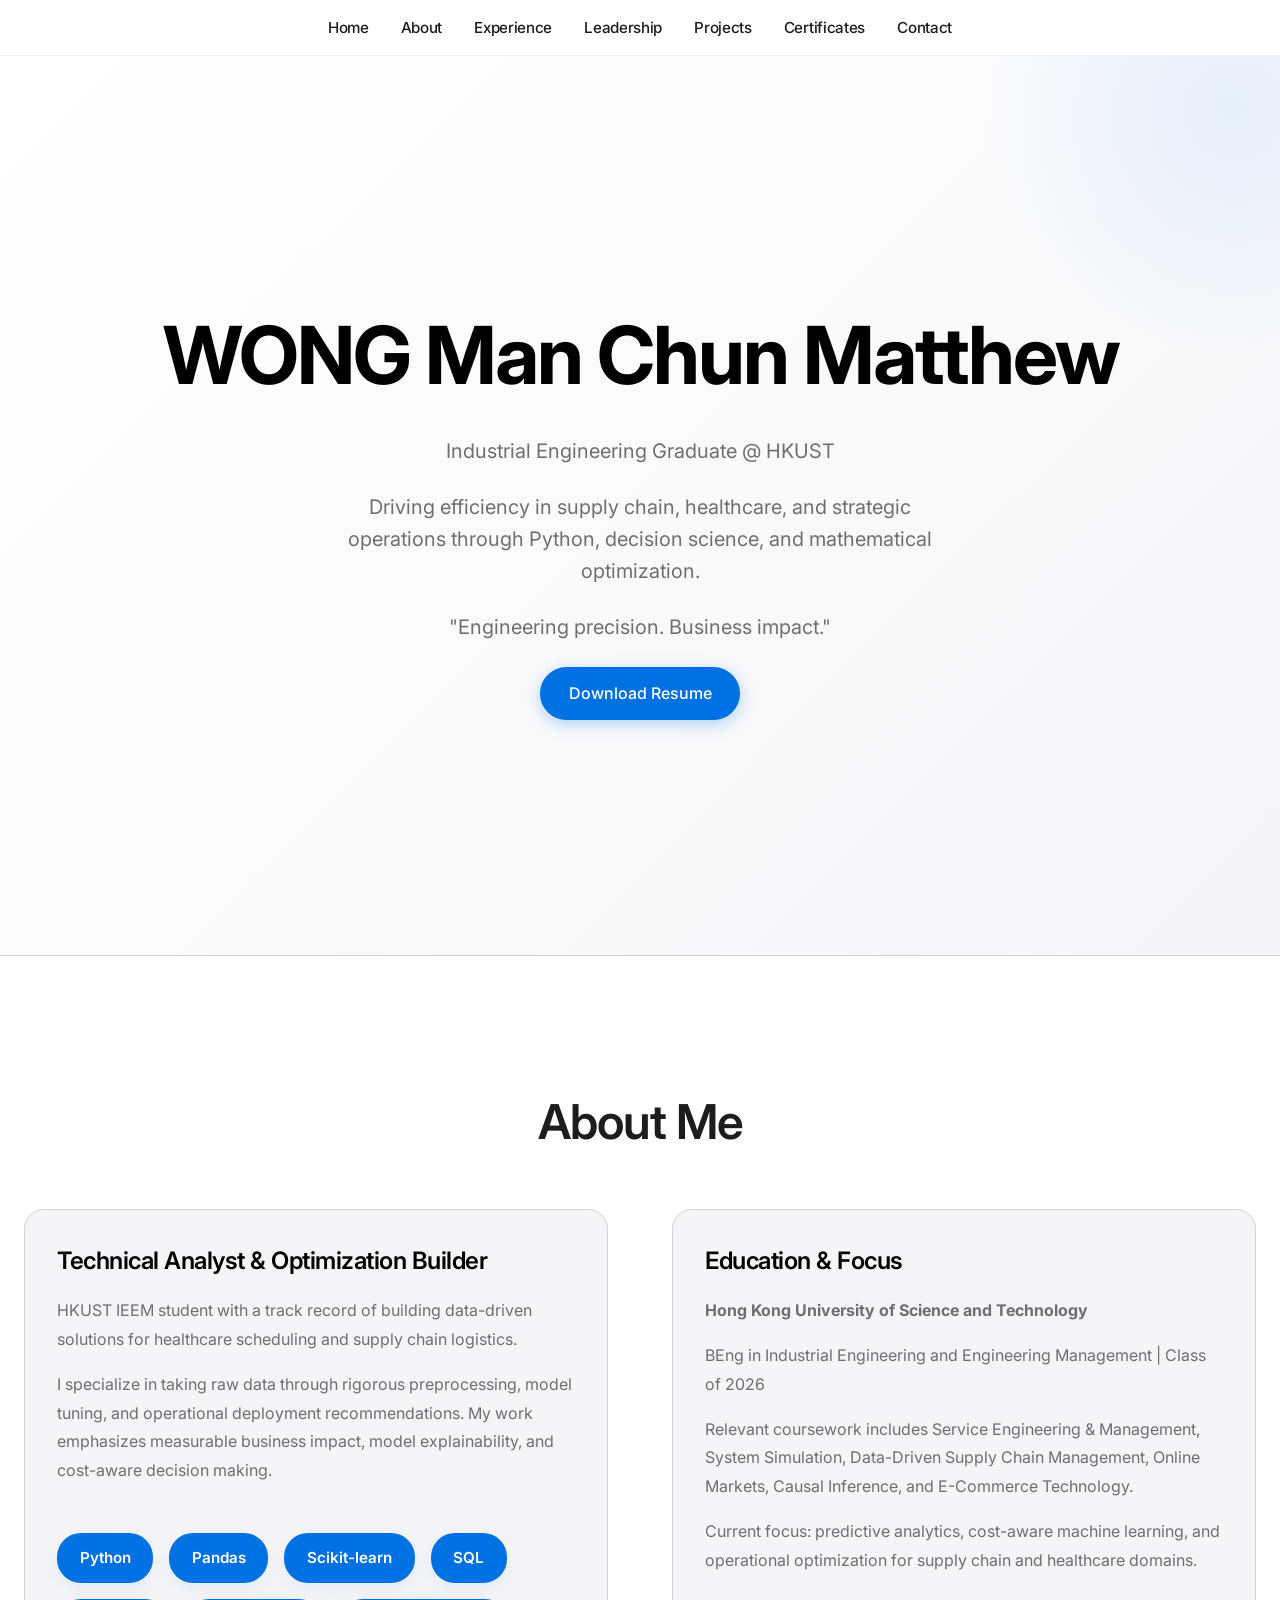
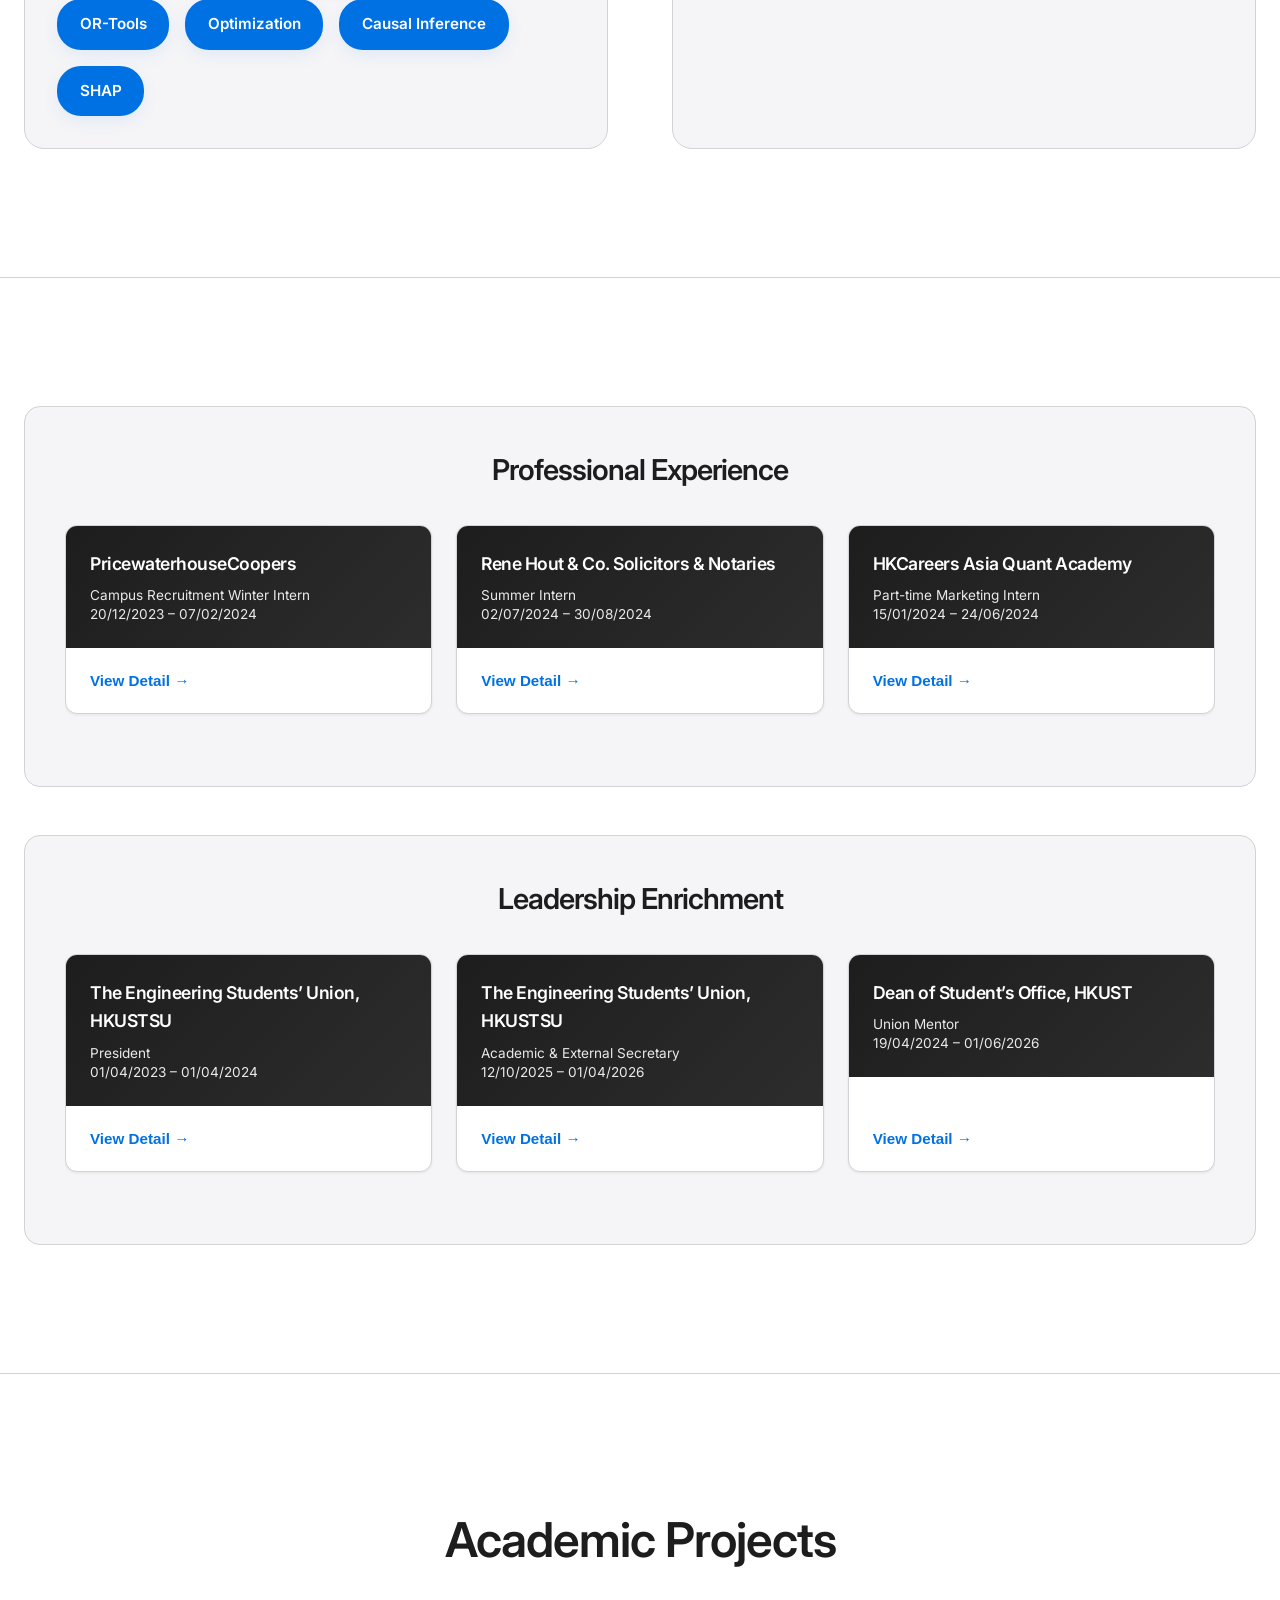
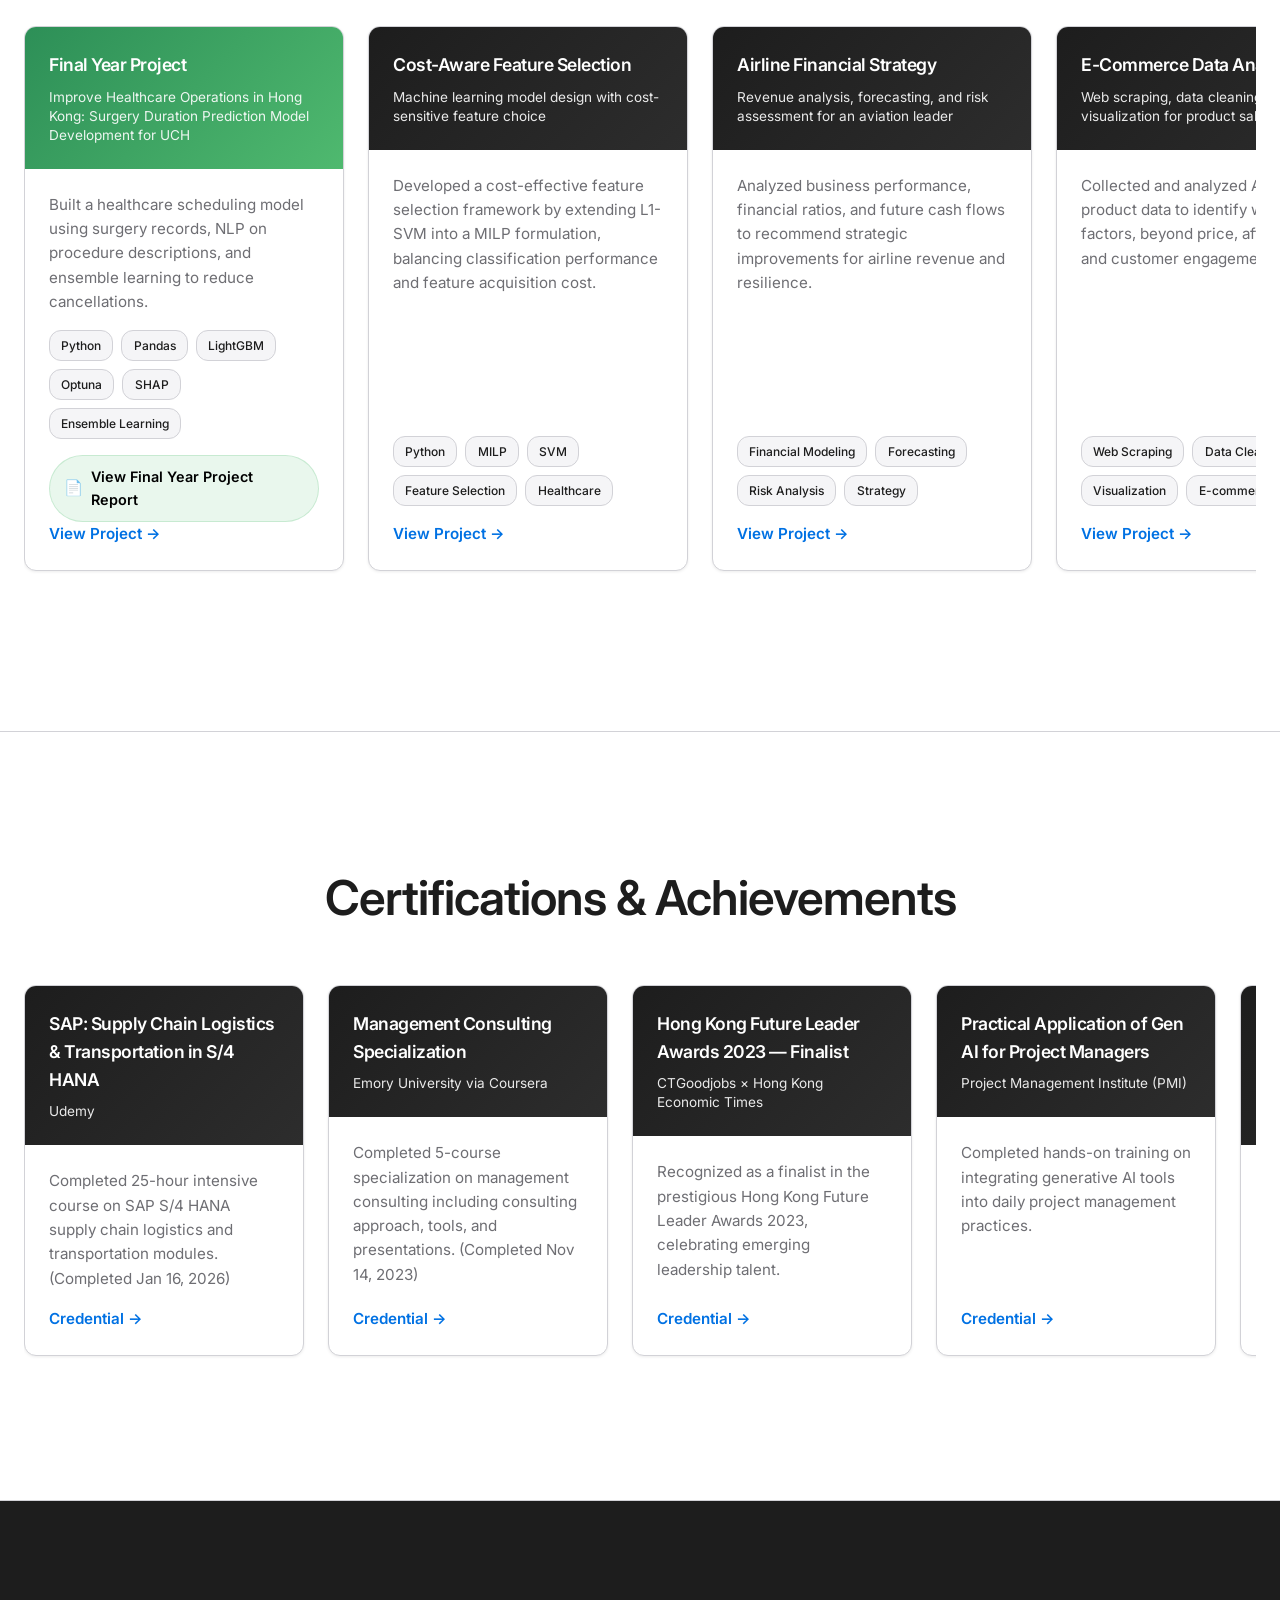
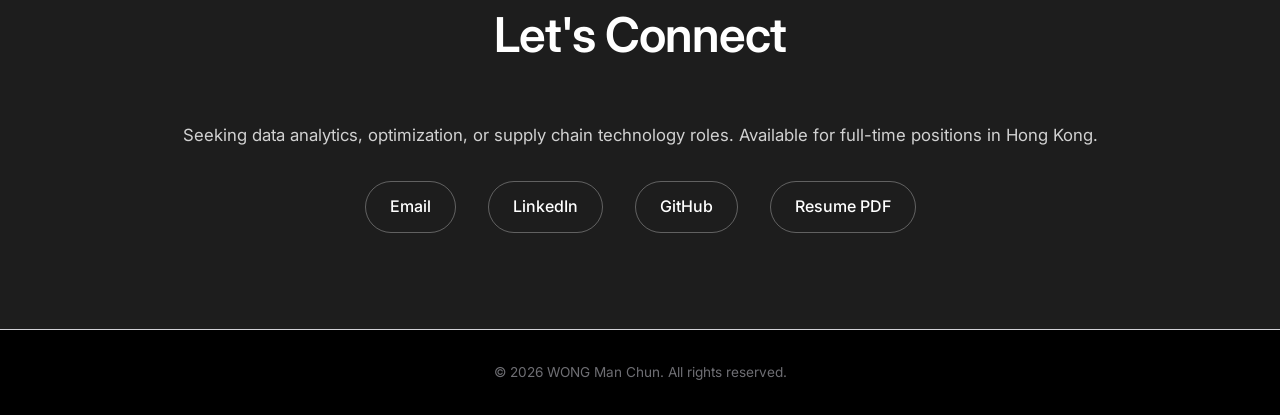
<file: index.html>
<!DOCTYPE html>
<html lang="en">
<head>
    <meta charset="UTF-8">
    <meta name="viewport" content="width=device-width, initial-scale=1.0">
    <meta name="description" content="Personal portfolio showcasing academic projects and professional work">
    <title>WONG Man Chun - Academic Portfolio</title>
    <link rel="preconnect" href="https://fonts.googleapis.com">
    <link rel="preconnect" href="https://fonts.gstatic.com" crossorigin>
    <link href="https://fonts.googleapis.com/css2?family=Inter:wght@400;500;600;700;800&display=swap" rel="stylesheet">
    <style>
        * {
            margin: 0;
            padding: 0;
            box-sizing: border-box;
        }

        :root {
            --color-primary: #000;
            --color-secondary: #1d1d1d;
            --color-light: #f5f5f7;
            --color-accent: #0071e3;
            --color-accent-hover: #0077ed;
            --color-text: #1d1d1d;
            --color-text-secondary: #6e6e73;
            --color-border: #d2d2d7;
            --transition: all 0.3s cubic-bezier(0.4, 0, 0.2, 1);
            --shadow-sm: 0 1px 3px rgba(0, 0, 0, 0.08);
            --shadow-md: 0 4px 12px rgba(0, 0, 0, 0.1);
            --shadow-lg: 0 12px 40px rgba(0, 0, 0, 0.12);
        }

        body {
            font-family: 'Inter', -apple-system, BlinkMacSystemFont, 'Segoe UI', 'Helvetica Neue', sans-serif;
            line-height: 1.6;
            color: var(--color-text);
            background-color: #ffffff;
            overflow-x: hidden;
        }

        html {
            scroll-behavior: smooth;
        }

        /* Navigation */
        nav {
            position: fixed;
            top: 0;
            width: 100%;
            background: rgba(255, 255, 255, 0.95);
            backdrop-filter: blur(10px);
            border-bottom: 1px solid rgba(0, 0, 0, 0.05);
            z-index: 1000;
            height: 56px;
            display: flex;
            align-items: center;
        }

        nav ul {
            display: flex;
            align-items: center;
            justify-content: center;
            list-style: none;
            gap: 2rem;
            width: 100%;
            padding: 0 2rem;
        }

        nav a {
            text-decoration: none;
            color: var(--color-text);
            font-size: 0.95rem;
            font-weight: 500;
            letter-spacing: -0.3px;
            transition: var(--transition);
            position: relative;
        }

        nav li.nav-button {
            margin-left: auto;
        }

        nav li.nav-button a {
            padding: 0.65rem 1rem;
            border-radius: 999px;
            background: rgba(0, 113, 227, 0.12);
            border: 1px solid rgba(0, 113, 227, 0.2);
            color: var(--color-accent);
        }

        nav li.nav-button a:hover {
            background: var(--color-accent);
            color: white;
        }

        nav li.nav-button a::after {
            display: none;
        }

        nav a::after {
            content: '';
            position: absolute;
            bottom: -6px;
            left: 0;
            width: 0;
            height: 2px;
            background: var(--color-accent);
            transition: var(--transition);
        }

        nav a:hover::after {
            width: 100%;
        }

        /* Spacing */
        body {
            padding-top: 56px;
        }

        .container {
            max-width: 1400px;
            margin: 0 auto;
            padding: 0 1.5rem;
        }

        /* Hero Section */
        .hero {
            height: 100vh;
            display: flex;
            flex-direction: column;
            justify-content: center;
            align-items: center;
            text-align: center;
            background: linear-gradient(135deg, #ffffff 0%, #f5f5f7 100%);
            position: relative;
            overflow: hidden;
        }

        .hero::before {
            content: '';
            position: absolute;
            width: 500px;
            height: 500px;
            background: radial-gradient(circle, rgba(0, 113, 227, 0.08) 0%, transparent 70%);
            border-radius: 50%;
            top: -200px;
            right: -200px;
        }

        .hero h1 {
            font-size: clamp(3rem, 8vw, 5rem);
            font-weight: 700;
            letter-spacing: -2px;
            margin-bottom: 1rem;
            color: var(--color-primary);
            position: relative;
            z-index: 1;
        }

        .hero p {
            font-size: clamp(1rem, 3vw, 1.25rem);
            color: var(--color-text-secondary);
            max-width: 600px;
            margin-bottom: 1.5rem;
            font-weight: 400;
            line-height: 1.6;
            position: relative;
            z-index: 1;
        }

        .hero-subtitle {
            font-size: clamp(1.15rem, 2.2vw, 1.5rem);
            color: var(--color-accent);
            font-weight: 600;
            margin-bottom: 1rem;
            position: relative;
            z-index: 1;
        }

        .hero-copy {
            max-width: 620px;
            margin: 0 auto 2rem;
            font-size: clamp(1rem, 2vw, 1.1rem);
            color: var(--color-text-secondary);
            line-height: 1.8;
            position: relative;
            z-index: 1;
        }

        .cta-button {
            display: inline-block;
            padding: 0.85rem 1.8rem;
            background: var(--color-accent);
            color: white;
            border: none;
            border-radius: 980px;
            text-decoration: none;
            font-weight: 500;
            font-size: 1rem;
            cursor: pointer;
            transition: var(--transition);
            position: relative;
            z-index: 1;
            box-shadow: 0 4px 16px rgba(0, 113, 227, 0.3);
        }

        .cta-button:hover {
            background: var(--color-accent-hover);
            box-shadow: 0 8px 24px rgba(0, 113, 227, 0.4);
            transform: translateY(-2px);
        }

        .hero-actions {
            display: flex;
            justify-content: center;
            align-items: center;
            gap: 1rem;
            flex-wrap: wrap;
            position: relative;
            z-index: 1;
        }

        .hero-highlights {
            display: inline-flex;
            flex-wrap: wrap;
            justify-content: center;
            gap: 0.75rem;
            margin-top: 1.75rem;
            position: relative;
            z-index: 1;
        }

        .hero-highlight {
            background: rgba(0, 113, 227, 0.1);
            color: var(--color-text);
            border: 1px solid rgba(0, 113, 227, 0.18);
            border-radius: 999px;
            padding: 0.8rem 1.15rem;
            font-size: 0.95rem;
            font-weight: 600;
        }

        .resume-bubble {
            display: inline-flex;
            align-items: center;
            justify-content: center;
            gap: 0.55rem;
            padding: 0.9rem 1.2rem;
            border-radius: 999px;
            background: rgba(0, 113, 227, 0.12);
            color: var(--color-primary);
            text-decoration: none;
            font-weight: 600;
            font-size: 0.95rem;
            transition: var(--transition);
            border: 1px solid rgba(0, 113, 227, 0.25);
            box-shadow: 0 8px 22px rgba(0, 113, 227, 0.08);
        }

        .resume-bubble:hover {
            background: var(--color-accent);
            color: white;
            border-color: transparent;
            transform: translateY(-2px);
        }

        .resume-bubble::before {
            content: '↗';
            display: inline-block;
            font-size: 1rem;
        }

        /* Final Year Project report bubble */
        .report-bubble {
            display: inline-flex;
            align-items: center;
            gap: 0.5rem;
            padding: 0.6rem 0.9rem;
            border-radius: 999px;
            background: rgba(79, 185, 111, 0.12);
            color: var(--color-primary);
            text-decoration: none;
            font-weight: 600;
            font-size: 0.9rem;
            border: 1px solid rgba(79, 185, 111, 0.22);
            transition: var(--transition);
        }

        .report-bubble::before {
            content: '📄';
            display: inline-block;
            font-size: 0.95rem;
        }

        .report-bubble:hover {
            background: #4fb96f;
            color: white;
            transform: translateY(-2px);
            border-color: transparent;
        }

        /* Sections */
        section {
            padding: 8rem 0;
            border-bottom: 1px solid var(--color-border);
            scroll-margin-top: 90px;
        }

        section:last-child {
            border-bottom: none;
        }

        h2 {
            font-size: clamp(2.2rem, 5vw, 3rem);
            font-weight: 600;
            margin-bottom: 3rem;
            text-align: center;
            letter-spacing: -1px;
        }

        h3 {
            font-weight: 600;
            letter-spacing: -0.5px;
        }

        /* About Section */
        .about {
            background: #ffffff;
        }

        .about-content {
            display: grid;
            grid-template-columns: 1fr 1fr;
            gap: 4rem;
            align-items: stretch;
        }

        .about-text {
            background: var(--color-light);
            border: 1px solid var(--color-border);
            border-radius: 20px;
            padding: 2rem;
            display: flex;
            flex-direction: column;
            justify-content: flex-start;
            gap: 1rem;
        }

        .about-text h3 {
            font-size: 1.5rem;
            margin-bottom: 0;
            color: var(--color-primary);
        }

        .about-text p {
            margin-bottom: 0;
            color: var(--color-text-secondary);
            line-height: 1.8;
            font-weight: 400;
        }

        .skills {
            display: flex;
            flex-wrap: wrap;
            gap: 1rem;
            margin-top: 2rem;
        }

        .skill-tag {
            background: var(--color-accent);
            padding: 0.75rem 1.35rem;
            border-radius: 24px;
            font-size: 0.95rem;
            border: 1px solid rgba(0, 113, 227, 0.15);
            color: white;
            font-weight: 600;
            transition: var(--transition);
            cursor: default;
            box-shadow: 0 6px 16px rgba(0, 113, 227, 0.08);
        }

        .skill-tag:hover {
            background: var(--color-accent-hover);
            color: white;
            box-shadow: 0 8px 20px rgba(0, 113, 227, 0.16);
        }

        /* Experience & Leadership Sections */
        .split-sections-wrapper {
            display: grid;
            grid-template-columns: 1fr;
            gap: 3rem;
            width: 100%;
        }

        .split-section {
            background: var(--color-light);
            border-radius: 16px;
            padding: 2.5rem;
            border: 1px solid var(--color-border);
            transition: var(--transition);
            scroll-margin-top: 90px;
        }

        .split-section:hover {
            box-shadow: var(--shadow-lg);
            border-color: var(--color-accent);
        }

        .split-section h2 {
            margin-bottom: 2rem;
            text-align: center;
            font-size: 1.8rem;
        }

        .split-scroll-wrap {
            overflow-x: auto;
            padding-bottom: 1rem;
            scroll-behavior: smooth;
        }

        .split-scroll-wrap::-webkit-scrollbar {
            height: 6px;
        }

        .split-scroll-wrap::-webkit-scrollbar-track {
            background: rgba(0, 0, 0, 0.05);
            border-radius: 10px;
        }

        .split-scroll-wrap::-webkit-scrollbar-thumb {
            background: var(--color-accent);
            border-radius: 10px;
        }

        .split-card-grid {
            display: flex;
            gap: 1.5rem;
            min-height: 100%;
        }

        .project-card {
            background: white;
            border-radius: 12px;
            overflow: hidden;
            transition: var(--transition);
            box-shadow: var(--shadow-sm);
            border: 1px solid var(--color-border);
            flex: 0 0 280px;
            display: flex;
            flex-direction: column;
        }

        .project-card:hover {
            transform: translateY(-8px);
            box-shadow: var(--shadow-lg);
            border-color: var(--color-accent);
        }

        .project-header {
            background: linear-gradient(135deg, var(--color-secondary) 0%, #2d2d2d 100%);
            color: white;
            padding: 1.5rem;
            flex-shrink: 0;
        }

        .project-header h3 {
            font-size: 1.1rem;
            margin-bottom: 0.5rem;
            font-weight: 600;
        }

        .project-header p {
            opacity: 0.8;
            font-size: 0.85rem;
            line-height: 1.4;
        }

        .project-card.final-year .project-header {
            background: linear-gradient(135deg, #2d8f57 0%, #4fb96f 100%);
        }

        .project-body {
            padding: 1.5rem;
            flex-grow: 1;
            display: flex;
            flex-direction: column;
        }

        .project-body p {
            color: var(--color-text-secondary);
            font-size: 0.95rem;
            line-height: 1.6;
            margin-bottom: 1rem;
            flex-grow: 1;
        }

        .project-tags {
            display: flex;
            flex-wrap: wrap;
            gap: 0.5rem;
            margin-bottom: 1rem;
        }

        .project-tag {
            background: var(--color-light);
            color: var(--color-text);
            padding: 0.3rem 0.7rem;
            border-radius: 12px;
            font-size: 0.75rem;
            font-weight: 500;
            border: 1px solid var(--color-border);
        }

        .project-link, .detail-button {
            color: var(--color-accent);
            text-decoration: none;
            font-weight: 600;
            font-size: 0.95rem;
            transition: var(--transition);
            display: inline-flex;
            align-items: center;
            gap: 0.5rem;
            background: none;
            border: none;
            cursor: pointer;
            padding: 0;
            margin-top: auto;
        }

        .project-link:hover, .detail-button:hover {
            color: var(--color-accent-hover);
            gap: 0.75rem;
        }

        /* Projects Section */
        .project-highlight-row {
            display: grid;
            grid-template-columns: 280px minmax(0, 1fr);
            gap: 2rem;
            align-items: stretch;
            margin-bottom: 3rem;
        }

        .project-card.fixed-card {
            min-width: 280px;
            max-width: 280px;
            align-self: stretch;
        }

        .projects-scroll-wrap {
            min-width: 0;
            overflow-x: auto;
            padding-bottom: 1rem;
            scroll-behavior: smooth;
        }

        .projects-scroll-wrap::-webkit-scrollbar {
            height: 6px;
        }

        .projects-scroll-wrap::-webkit-scrollbar-track {
            background: rgba(0, 0, 0, 0.05);
            border-radius: 10px;
        }

        .projects-scroll-wrap::-webkit-scrollbar-thumb {
            background: var(--color-accent);
            border-radius: 10px;
        }

        .project-cards-row {
            display: flex;
            gap: 1.5rem;
            min-height: 100%;
            padding-bottom: 1rem;
        }

        .project-cards-row .project-card {
            flex: 0 0 320px;
            width: 320px;
        }

        .projects-grid {
            display: grid;
            grid-template-columns: repeat(auto-fit, minmax(280px, 1fr));
            gap: 1.5rem;
            padding-bottom: 1rem;
        }

        .projects-grid::-webkit-scrollbar {
            height: 6px;
        }

        .projects-grid::-webkit-scrollbar-track {
            background: rgba(0, 0, 0, 0.05);
            border-radius: 10px;
        }

        .projects-grid::-webkit-scrollbar-thumb {
            background: var(--color-accent);
            border-radius: 10px;
        }

        .project-selector-row {
            display: flex;
            justify-content: space-between;
            align-items: center;
            gap: 1rem;
            flex-wrap: wrap;
            margin-bottom: 1.5rem;
        }

        .project-selector-label {
            display: block;
            margin-bottom: 0.5rem;
            font-size: 0.95rem;
            font-weight: 600;
            color: var(--color-text-secondary);
        }

        .project-select {
            width: min(420px, 100%);
            padding: 0.95rem 1rem;
            border: 1px solid var(--color-border);
            border-radius: 16px;
            background: white;
            color: var(--color-text);
            font-size: 1rem;
            transition: var(--transition);
        }

        .project-select:focus {
            outline: 2px solid rgba(0, 113, 227, 0.25);
            outline-offset: 2px;
        }

        .project-nav {
            display: flex;
            gap: 0.75rem;
        }

        .project-nav-button {
            border: 1px solid var(--color-border);
            background: white;
            color: var(--color-text);
            padding: 0.85rem 1rem;
            border-radius: 14px;
            cursor: pointer;
            transition: var(--transition);
            min-width: 3rem;
        }

        .project-nav-button:hover {
            border-color: var(--color-accent);
            color: var(--color-accent);
        }

        .project-tabs {
            display: flex;
            gap: 0.75rem;
            overflow-x: auto;
            padding-bottom: 0.5rem;
            scroll-behavior: smooth;
        }

        .project-tabs::-webkit-scrollbar {
            height: 6px;
        }

        .project-tabs::-webkit-scrollbar-track {
            background: rgba(0, 0, 0, 0.05);
            border-radius: 10px;
        }

        .project-tabs::-webkit-scrollbar-thumb {
            background: var(--color-accent);
            border-radius: 10px;
        }

        .project-tab-button {
            border: 1px solid var(--color-border);
            background: var(--color-light);
            color: var(--color-text);
            border-radius: 999px;
            padding: 0.7rem 1rem;
            font-size: 0.9rem;
            cursor: pointer;
            transition: var(--transition);
            white-space: nowrap;
        }

        .project-tab-button.active,
        .project-tab-button:hover {
            background: var(--color-accent);
            color: white;
            border-color: var(--color-accent);
        }

        .project-viewer {
            display: grid;
            gap: 1.5rem;
        }

        .project-viewer .project-card {
            max-width: 100%;
            flex: none;
        }

        .project-card.hidden {
            display: none;
        }

        /* Certificates Grid */
        #certificates-grid {
            display: flex;
            overflow-x: auto;
            gap: 1.5rem;
            padding-bottom: 1rem;
            scroll-behavior: smooth;
        }

        #certificates-grid::-webkit-scrollbar {
            height: 6px;
        }

        #certificates-grid::-webkit-scrollbar-track {
            background: rgba(0, 0, 0, 0.05);
            border-radius: 10px;
        }

        #certificates-grid::-webkit-scrollbar-thumb {
            background: var(--color-accent);
            border-radius: 10px;
        }

        /* Detail Panel */
        .detail-panel {
            display: none;
            margin-top: 2rem;
            padding: 2rem;
            background: var(--color-light);
            border: 1px solid var(--color-border);
            border-radius: 16px;
            box-shadow: var(--shadow-md);
            animation: slideIn 0.3s ease-out;
            position: relative;
        }

        .detail-panel.active {
            display: block;
        }

        .detail-close {
            display: inline-flex;
            align-items: center;
            justify-content: center;
            padding: 0.65rem 1rem;
            border: 1px solid var(--color-border);
            border-radius: 999px;
            background: white;
            color: var(--color-text);
            font-size: 0.95rem;
            font-weight: 600;
            cursor: pointer;
            transition: var(--transition);
            margin-bottom: 1rem;
        }

        .detail-close:hover {
            background: var(--color-accent);
            color: white;
            border-color: var(--color-accent);
        }

        @keyframes slideIn {
            from {
                opacity: 0;
                transform: translateY(-10px);
            }
            to {
                opacity: 1;
                transform: translateY(0);
            }
        }

        .detail-panel h3 {
            margin-bottom: 1rem;
            font-size: 1.3rem;
            color: var(--color-primary);
        }

        .detail-panel ul {
            list-style: disc;
            margin-left: 1.5rem;
            margin-top: 1rem;
        }

        .detail-panel li {
            margin-bottom: 1rem;
            color: var(--color-text-secondary);
            line-height: 1.7;
        }

        /* Contact Section */
        .contact {
            background: linear-gradient(135deg, var(--color-secondary) 0%, #1d1d1d 100%);
            color: white;
            text-align: center;
            padding: 6rem 0 !important;
            border-bottom: none !important;
        }

        .contact h2 {
            color: white;
        }

        .contact p {
            color: rgba(255, 255, 255, 0.8);
            font-size: 1.05rem;
            margin-bottom: 2rem;
        }

        .contact-info {
            display: flex;
            justify-content: center;
            gap: 2rem;
            flex-wrap: wrap;
        }

        .contact-info a {
            color: white;
            text-decoration: none;
            font-weight: 500;
            padding: 0.75rem 1.5rem;
            border: 1px solid rgba(255, 255, 255, 0.3);
            border-radius: 980px;
            transition: var(--transition);
        }

        .contact-info a:hover {
            background: white;
            color: var(--color-primary);
            border-color: white;
        }

        /* Footer */
        footer {
            background: var(--color-primary);
            color: var(--color-text-secondary);
            text-align: center;
            padding: 2rem;
            font-size: 0.85rem;
            border-top: 1px solid var(--color-border);
        }

        /* Responsive Design */
        @media (max-width: 1024px) {
            .project-highlight-row {
                flex-direction: column;
            }

            .project-card.fixed-card {
                flex: 1;
                min-width: auto;
                max-width: 100%;
            }

            .split-sections-wrapper {
                grid-template-columns: 1fr;
            }

            .about-content {
                grid-template-columns: 1fr;
                gap: 2rem;
            }

            nav ul {
                gap: 1.5rem;
            }

            nav a {
                font-size: 0.85rem;
            }
        }

        @media (max-width: 768px) {
            .hero h1 {
                font-size: 2rem;
            }

            .hero p {
                font-size: 1rem;
            }

            h2 {
                font-size: 1.5rem;
                margin-bottom: 2rem;
            }

            section {
                padding: 3rem 0;
            }

            nav ul {
                gap: 1rem;
                font-size: 0.8rem;
            }

            .project-card {
                flex: 0 0 250px;
            }

            .project-viewer .project-card {
                flex: none;
                width: 100%;
            }

            .split-section {
                padding: 1.5rem;
            }

            .split-section h2 {
                font-size: 1.3rem;
            }

            .container {
                padding: 0 1.5rem;
            }

            .contact-info {
                gap: 1rem;
            }

            .contact-info a {
                padding: 0.6rem 1rem;
                font-size: 0.9rem;
            }
        }

        @media (max-width: 480px) {
            nav {
                position: relative;
                height: auto;
            }

            nav ul {
                flex-direction: column;
                gap: 0.75rem;
                padding: 1rem;
            }

            body {
                padding-top: 0;
            }

            .hero {
                height: auto;
                padding: 3rem 0;
            }

            .project-card {
                flex: 0 0 220px;
            }

            section {
                padding: 2rem 0;
            }
        }
    </style>
</head>
<body>
    <!-- Navigation -->
    <nav aria-label="Primary navigation">
        <ul>
            <li><a href="#home">Home</a></li>
            <li><a href="#about">About</a></li>
            <li><a href="#experience">Experience</a></li>
            <li><a href="#leadership">Leadership</a></li>
            <li><a href="#projects">Projects</a></li>
            <li><a href="#certificates">Certificates</a></li>
            <li><a href="#contact">Contact</a></li>
        </ul>
    </nav>

    <main>

    <!-- Hero Section -->
    <section class="hero" id="home">
        <h1>WONG Man Chun Matthew</h1>
        <p class="hero-subtitle">Industrial Engineering Graduate @ HKUST</p>
        <p class="hero-copy">Driving efficiency in supply chain, healthcare, and strategic operations through Python, decision science, and mathematical optimization.</p>
        <p class="hero-copy">"Engineering precision. Business impact."</p>
        <div class="hero-actions">
            <a href="WONG Man Chun CV 170826.pdf" class="cta-button" target="_blank" rel="noopener noreferrer">Download Resume</a>
        </div>
    </section>

    <!-- About Section -->
    <section class="about" id="about">
        <div class="container">
            <h2>About Me</h2>
            <div class="about-content">
                <div class="about-text">
                    <h3>Technical Analyst & Optimization Builder</h3>
                    <p>HKUST IEEM student with a track record of building data-driven solutions for healthcare scheduling and supply chain logistics.</p>
                    <p>I specialize in taking raw data through rigorous preprocessing, model tuning, and operational deployment recommendations. My work emphasizes measurable business impact, model explainability, and cost-aware decision making.</p>
                    <div class="skills">
                        <span class="skill-tag">Python</span>
                        <span class="skill-tag">Pandas</span>
                        <span class="skill-tag">Scikit-learn</span>
                        <span class="skill-tag">SQL</span>
                        <span class="skill-tag">OR-Tools</span>
                        <span class="skill-tag">Optimization</span>
                        <span class="skill-tag">Causal Inference</span>
                        <span class="skill-tag">SHAP</span>
                    </div>
                </div>
                <div class="about-text">
                    <h3>Education & Focus</h3>
                    <p><strong>Hong Kong University of Science and Technology</strong></p>
                    <p>BEng in Industrial Engineering and Engineering Management | Class of 2026</p>
                    <p>Relevant coursework includes Service Engineering & Management, System Simulation, Data-Driven Supply Chain Management, Online Markets, Causal Inference, and E-Commerce Technology.</p>
                    <p>Current focus: predictive analytics, cost-aware machine learning, and operational optimization for supply chain and healthcare domains.</p>
                </div>
            </div>
        </div>
    </section>

    <!-- Experience Section -->
    <section class="projects" id="experience">
        <div class="container">
            <div class="split-sections-wrapper">
                <div class="split-section" id="experience-list">
                    <h2>Professional Experience</h2>
                    <div class="projects-scroll-wrap">
                        <div class="projects-grid">
                            <div class="project-card">
                                <div class="project-header">
                                    <h3>PricewaterhouseCoopers</h3>
                                    <p style="opacity: 0.9; margin: 0;">Campus Recruitment Winter Intern<br>20/12/2023 – 07/02/2024</p>
                                </div>
                                <div class="project-body">
                                    <button class="detail-button" aria-controls="detail-pwc" aria-expanded="false" onclick="showDetail('detail-pwc')">View Detail →</button>
                                </div>
                            </div>
                            <div class="project-card">
                                <div class="project-header">
                                    <h3>Rene Hout & Co. Solicitors & Notaries</h3>
                                    <p style="opacity: 0.9; margin: 0;">Summer Intern<br>02/07/2024 – 30/08/2024</p>
                                </div>
                                <div class="project-body">
                                    <button class="detail-button" aria-controls="detail-rene" aria-expanded="false" onclick="showDetail('detail-rene')">View Detail →</button>
                                </div>
                            </div>
                            <div class="project-card">
                                <div class="project-header">
                                    <h3>HKCareers Asia Quant Academy</h3>
                                    <p style="opacity: 0.9; margin: 0;">Part-time Marketing Intern<br>15/01/2024 – 24/06/2024</p>
                                </div>
                                <div class="project-body">
                                    <button class="detail-button" aria-controls="detail-hkcareers" aria-expanded="false" onclick="showDetail('detail-hkcareers')">View Detail →</button>
                                </div>
                            </div>
                        </div>
                    </div>
                </div>

                <div class="split-section" id="leadership">
                    <h2>Leadership Enrichment</h2>
                    <div class="projects-scroll-wrap">
                        <div class="projects-grid">
                            <div class="project-card">
                                <div class="project-header">
                                    <h3>The Engineering Students’ Union, HKUSTSU</h3>
                                    <p style="opacity: 0.9; margin: 0;">President<br>01/04/2023 – 01/04/2024</p>
                                </div>
                                <div class="project-body">
                                    <button class="detail-button" aria-controls="detail-hkustsu" aria-expanded="false" onclick="showDetail('detail-hkustsu')">View Detail →</button>
                                </div>
                            </div>
                            <div class="project-card">
                                <div class="project-header">
                                    <h3>The Engineering Students’ Union, HKUSTSU</h3>
                                    <p style="opacity: 0.9; margin: 0;">Academic & External Secretary<br>12/10/2025 – 01/04/2026</p>
                                </div>
                                <div class="project-body">
                                    <button class="detail-button" aria-controls="detail-hkustsu" aria-expanded="false" onclick="showDetail('detail-hkustsu')">View Detail →</button>
                                </div>
                            </div>
                            <div class="project-card">
                                <div class="project-header">
                                    <h3>Dean of Student’s Office, HKUST</h3>
                                    <p style="opacity: 0.9; margin: 0;">Union Mentor<br>19/04/2024 – 01/06/2026</p>
                                </div>
                                <div class="project-body">
                                    <button class="detail-button" aria-controls="detail-mentor" aria-expanded="false" onclick="showDetail('detail-mentor')">View Detail →</button>
                                </div>
                            </div>
                        </div>
                    </div>
                </div>
            </div>
            <div id="detail-panels">
                <div id="detail-pwc" class="detail-panel">
                    <h3>PricewaterhouseCoopers — Campus Recruitment Winter Intern</h3>
                    <ul>
                        <li>Managed recruitment analytics for 1,600+ candidates using Workday and Excel, improving data quality and enabling faster stakeholder reporting for campus hiring decisions.</li>
                        <li>Built structured pipelines for candidate tracking, status reconciliation, and event registration across multiple internship streams.</li>
                        <li>Supported the delivery of employer branding and candidate engagement initiatives at the PwC Leap Program and HKU Career Fair 2024.</li>
                    </ul>
                </div>
                <div id="detail-rene" class="detail-panel">
                    <h3>Rene Hout & Co. Solicitors & Notaries — Summer Intern</h3>
                    <ul>
                        <li>Executed comprehensive land and company searches and registered conveyancing documents with the Land Registry; ensured 100% compliance with statutory legal standards and internal quality controls.</li>
                        <li>Conducted 3 on-site inspections to verify property conditions and assess physical assets, contributing to the due diligence process for conveyancing and real estate transactions.</li>
                        <li>Supported legal proceedings by attending court hearings and managing the filing of formal documents, demonstrating a practical understanding of Hong Kong judicial procedures and legal protocols.</li>
                    </ul>
                </div>
                <div id="detail-hkcareers" class="detail-panel">
                    <h3>HKCareers Asia Quant Academy — Part-time Marketing Intern</h3>
                    <ul>
                        <li>Created Python-based learning content and data visualizations for quant trading topics, including Pandas workflows, backtesting, and market analytics.</li>
                        <li>Analyzed historical financial data to identify downturn patterns and growth drivers, supporting course development with evidence-based insights.</li>
                        <li>Reviewed and synthesized quantitative curriculum material to maintain technical accuracy and relevance for prospective learners.</li>
                    </ul>
                </div>
                <div id="detail-hkustsu" class="detail-panel">
                    <h3>The Engineering Students’ Union, HKUSTSU</h3>
                    <p style="margin-top: 1.5rem; font-weight: 600;">President — 01/04/2023 – 01/04/2024</p>
                        <li>Directed an executive committee of 11 members by implementing a structured division of labor and streamlined internal communication protocols; orchestrated large-scale campus initiatives to enhance student engagement and professional development opportunities for 500+ engineering students.</li>
                        <li>Executed a strategic corporate outreach campaign, successfully pitching and securing sponsorships or participation from 50+ industry leaders, including CLP Power, Amazon, and Towngas.</li>
                    <p style="margin-top: 1.5rem; font-weight: 600;">Academic & External Secretary — 12/10/2025 – 01/04/2026</p>
                        <li>Responsible for the correspondence of the Union and external executive duties.</li>
                        <li>Managed all academic affairs of the Union, ensuring clear communication and alignment across student-led initiatives.</li>
                    <div class="project-tags">
                        <a class="project-tag" href="https://esu.su.hkust.edu.hk/index.html" target="_blank" rel="noopener noreferrer">Website</a>
                        <a class="project-tag" href="https://www.instagram.com/esu_hkustsu/" target="_blank" rel="noopener noreferrer">Instagram</a>
                    </div>
                </div>
                <div id="detail-mentor" class="detail-panel">
                    <h3>Dean of Student’s Office, HKUST — Union Mentor</h3>
                    <ul>
                        <li>Provided personalized coaching and developmental oversight for executive committees of The Engineering Students’ Union, identifying individual challenges and delivering tailored guidance to support personal growth.</li>
                        <li>Collaborated with the Leadership Advancement Program for Student Organizations to facilitate event planning and logistics, ensuring the successful execution of campus-wide leadership initiatives.</li>
                    </ul>
                    <div class="project-tags">
                        <a class="project-tag" href="https://www.instagram.com/hkust_dstossa/" target="_blank" rel="noopener noreferrer">Instagram</a>
                    </div>
                </div>
            </div>
        </div>
    </section>

    <script>
        function updateDetailButtons(activePanelId) {
            const buttons = document.querySelectorAll('.detail-button');
            buttons.forEach(button => {
                const target = button.getAttribute('aria-controls');
                button.setAttribute('aria-expanded', target === activePanelId ? 'true' : 'false');
            });
        }

        function showDetail(panelId) {
            const panels = document.querySelectorAll('#detail-panels .detail-panel');
            panels.forEach(panel => panel.classList.remove('active'));
            const target = document.getElementById(panelId);
            updateDetailButtons(panelId);
            if (target) {
                target.classList.add('active');
                target.scrollIntoView({ behavior: 'smooth', block: 'center' });
            }
        }

        function hideDetails() {
            const panels = document.querySelectorAll('#detail-panels .detail-panel');
            panels.forEach(panel => panel.classList.remove('active'));
            updateDetailButtons('');
            const section = document.getElementById('experience');
            if (section) {
                section.scrollIntoView({ behavior: 'smooth', block: 'start' });
            }
        }

        document.querySelectorAll('.detail-panel').forEach(panel => {
            const closeButton = document.createElement('button');
            closeButton.type = 'button';
            closeButton.className = 'detail-close';
            closeButton.textContent = 'Close details';
            closeButton.addEventListener('click', hideDetails);
            panel.insertBefore(closeButton, panel.firstChild);
        });

        window.addEventListener('DOMContentLoaded', () => {
            const projectSelector = document.getElementById('project-selector');
            const projectTabs = document.querySelectorAll('.project-tab-button');
            const projectCards = document.querySelectorAll('.academic-project-card');

            function setSelectedProject(projectId) {
                projectCards.forEach(card => {
                    card.classList.toggle('hidden', card.dataset.project !== projectId);
                });
                projectTabs.forEach(tab => {
                    const isActive = tab.dataset.project === projectId;
                    tab.classList.toggle('active', isActive);
                    tab.setAttribute('aria-selected', isActive ? 'true' : 'false');
                });
                if (projectSelector) {
                    projectSelector.value = projectId;
                }
                const activeTab = document.querySelector(`.project-tab-button[data-project="${projectId}"]`);
                if (activeTab) {
                    activeTab.scrollIntoView({ behavior: 'smooth', inline: 'center', block: 'nearest' });
                }
            }

            function changeProject(direction) {
                if (!projectSelector) return;
                const values = Array.from(projectSelector.options).map(option => option.value);
                const currentIndex = values.indexOf(projectSelector.value);
                const nextIndex = (currentIndex + direction + values.length) % values.length;
                setSelectedProject(values[nextIndex]);
            }

            if (projectSelector) {
                projectSelector.addEventListener('change', event => {
                    setSelectedProject(event.target.value);
                });
            }

            projectTabs.forEach(tab => {
                tab.addEventListener('click', () => {
                    setSelectedProject(tab.dataset.project);
                });
            });

            const prevButton = document.getElementById('prev-project');
            const nextButton = document.getElementById('next-project');

            if (prevButton) {
                prevButton.addEventListener('click', () => changeProject(-1));
            }

            if (nextButton) {
                nextButton.addEventListener('click', () => changeProject(1));
            }

            setSelectedProject('final-year');
        });
    </script>

    <!-- Projects Section -->
    <section class="projects" id="projects">
        <div class="container">
            <h2>Academic Projects</h2>
            <div class="projects-scroll-wrap">
                <div class="project-cards-row">
                    <div class="project-card final-year">
                        <div class="project-header">
                            <h3>Final Year Project</h3>
                            <p style="opacity: 0.9; margin: 0;">Improve Healthcare Operations in Hong Kong: Surgery Duration Prediction Model Development for UCH</p>
                        </div>
                        <div class="project-body">
                            <p>Built a healthcare scheduling model using surgery records, NLP on procedure descriptions, and ensemble learning to reduce cancellations.</p>
                                    <div class="project-tags">
                                    <span class="project-tag">Python</span>
                                    <span class="project-tag">Pandas</span>
                                    <span class="project-tag">LightGBM</span>
                                    <span class="project-tag">Optuna</span>
                                    <span class="project-tag">SHAP</span>
                                    <span class="project-tag">Ensemble Learning</span>
                                </div>
                                <a href="Final Year Project Report.pdf" class="report-bubble" target="_blank" rel="noopener noreferrer">View Final Year Project Report</a>
                                <a href="project-final-year-surgery-scheduling.html" class="project-link">View Project →</a>
                        </div>
                    </div>
                    <div class="project-card">
                        <div class="project-header">
                            <h3>Cost-Aware Feature Selection</h3>
                            <p style="opacity: 0.9; margin: 0;">Machine learning model design with cost-sensitive feature choice</p>
                        </div>
                        <div class="project-body">
                            <p>Developed a cost-effective feature selection framework by extending L1-SVM into a MILP formulation, balancing classification performance and feature acquisition cost.</p>
                            <div class="project-tags">
                                <span class="project-tag">Python</span>
                                <span class="project-tag">MILP</span>
                                <span class="project-tag">SVM</span>
                                <span class="project-tag">Feature Selection</span>
                                <span class="project-tag">Healthcare</span>
                            </div>
                            <a href="project-cost-effective-feature-selection.html" class="project-link">View Project →</a>
                        </div>
                    </div>
                    <div class="project-card">
                        <div class="project-header">
                            <h3>Airline Financial Strategy</h3>
                            <p style="opacity: 0.9; margin: 0;">Revenue analysis, forecasting, and risk assessment for an aviation leader</p>
                        </div>
                        <div class="project-body">
                            <p>Analyzed business performance, financial ratios, and future cash flows to recommend strategic improvements for airline revenue and resilience.</p>
                            <div class="project-tags">
                                <span class="project-tag">Financial Modeling</span>
                                <span class="project-tag">Forecasting</span>
                                <span class="project-tag">Risk Analysis</span>
                                <span class="project-tag">Strategy</span>
                            </div>
                            <a href="project-cathay-pacific-analysis.html" class="project-link">View Project →</a>
                        </div>
                    </div>
                    <div class="project-card">
                        <div class="project-header">
                            <h3>E-Commerce Data Analysis</h3>
                            <p style="opacity: 0.9; margin: 0;">Web scraping, data cleaning, and visualization for product sales insights</p>
                        </div>
                        <div class="project-body">
                            <p>Collected and analyzed Amazon product data to identify which factors, beyond price, affect sales and customer engagement.</p>
                            <div class="project-tags">
                                <span class="project-tag">Web Scraping</span>
                                <span class="project-tag">Data Cleaning</span>
                                <span class="project-tag">Visualization</span>
                                <span class="project-tag">E-commerce</span>
                            </div>
                            <a href="project-ecommerce-data-analysis.html" class="project-link">View Project →</a>
                        </div>
                    </div>
                    <div class="project-card">
                        <div class="project-header">
                            <h3>Vehicle Routing & Zone Optimization</h3>
                            <p style="opacity: 0.9; margin: 0;">Logistics optimization using clustering, TSP solving, and parallel processing</p>
                        </div>
                        <div class="project-body">
                            <p>Designed optimal delivery zones for 30 customer sites across 5 weekdays to minimize total travel distance and routing costs.</p>
                            <div class="project-tags">
                                <span class="project-tag">Optimization</span>
                                <span class="project-tag">OR-Tools</span>
                                <span class="project-tag">Clustering</span>
                                <span class="project-tag">Logistics</span>
                            </div>
                            <a href="project-vehicle-routing-optimization.html" class="project-link">View Project →</a>
                        </div>
                    </div>
                    <div class="project-card">
                        <div class="project-header">
                            <h3>Tesla Supply Chain Analysis</h3>
                            <p style="opacity: 0.9; margin: 0;">Strategic analysis of EV manufacturer's supply chain resilience and optimization</p>
                        </div>
                        <div class="project-body">
                            <p>Analyzed Tesla's global supply chain, focusing on inventory management, risk mitigation, and strategic recommendations for operational excellence.</p>
                            <div class="project-tags">
                                <span class="project-tag">Supply Chain</span>
                                <span class="project-tag">Risk Management</span>
                                <span class="project-tag">Strategy</span>
                                <span class="project-tag">Sustainability</span>
                            </div>
                            <a href="project-tesla-supply-chain-analysis.html" class="project-link">View Project →</a>
                        </div>
                    </div>
                    <div class="project-card">
                        <div class="project-header">
                            <h3>RGGI Manufacturing Causal Analysis</h3>
                            <p style="opacity: 0.9; margin: 0;">Geographic RDD + DiD study of RGGI's impact on manufacturing employment</p>
                        </div>
                        <div class="project-body">
                            <p>Investigated whether the 2009 RGGI carbon tax caused manufacturing job or factory relocation from RGGI border counties to neighboring non-RGGI counties.</p>
                            <div class="project-tags">
                                <span class="project-tag">Causal Inference</span>
                                <span class="project-tag">DiD</span>
                                <span class="project-tag">Regression Discontinuity</span>
                                <span class="project-tag">Policy Analysis</span>
                            </div>
                            <a href="project-rggi-manufacturing-causal-analysis.html" class="project-link">View Project →</a>
                        </div>
                    </div>
                    <div class="project-card">
                        <div class="project-header">
                            <h3>Inference for Learning Agents</h3>
                            <p style="opacity: 0.9; margin: 0;">Value inference from bids in quality-weighted first-price auctions</p>
                        </div>
                        <div class="project-body">
                            <p>Simulated no-regret bidders to recover private values, then evaluated inference quality and the impact of inferred reserve pricing on auction revenue.</p>
                            <div class="project-tags">
                                <span class="project-tag">Auction Theory</span>
                                <span class="project-tag">Econometrics</span>
                                <span class="project-tag">Simulation</span>
                                <span class="project-tag">Revenue Analysis</span>
                            </div>
                            <a href="project-ieda-4000c-inference.html" class="project-link">View Project →</a>
                        </div>
                    </div>
                </div>
            </div>
        </div>
    </section>

    <!-- Certificates Section -->
    <section class="projects" id="certificates">
        <div class="container">
            <h2>Certifications & Achievements</h2>
            <div class="projects-grid" id="certificates-grid">
                <!-- Certificate 1 -->
                 <div class="project-card">
                    <div class="project-header">
                        <h3>SAP: Supply Chain Logistics & Transportation in S/4 HANA</h3>
                        <p style="opacity: 0.9; margin: 0;">Udemy</p>
                    </div>
                    <div class="project-body">
                        <p>Completed 25-hour intensive course on SAP S/4 HANA supply chain logistics and transportation modules. (Completed Jan 16, 2026)</p>
                        <a href="https://www.udemy.com/certificate/UC-7d188a11-9478-4966-bd2d-b0daeae1cecb/" target="_blank" class="project-link">Credential →</a>
                    </div>
                </div>

                <!-- Certificate 2 -->
                 <div class="project-card">
                    <div class="project-header">
                        <h3>Management Consulting Specialization</h3>
                        <p style="opacity: 0.9; margin: 0;">Emory University via Coursera</p>
                    </div>
                    <div class="project-body">
                        <p>Completed 5-course specialization on management consulting including consulting approach, tools, and presentations. (Completed Nov 14, 2023)</p>
                        <a href="https://www.coursera.org/account/accomplishments/specialization/certificate/HU9LEEGCSCX9" target="_blank" class="project-link">Credential →</a>
                    </div>
                </div>

                <!-- Certificate 3 -->
                 <div class="project-card">
                    <div class="project-header">
                        <h3>Hong Kong Future Leader Awards 2023 — Finalist</h3>
                        <p style="opacity: 0.9; margin: 0;">CTGoodjobs × Hong Kong Economic Times</p>
                    </div>
                    <div class="project-body">
                        <p>Recognized as a finalist in the prestigious Hong Kong Future Leader Awards 2023, celebrating emerging leadership talent.</p>
                        <a href="https://ochmember.opencerthub.com/verification/?token=vhfsdNCq6BGwPr3M" target="_blank" class="project-link">Credential →</a>
                    </div>
                </div>

                <!-- Certificate 4 -->
                <div class="project-card">
                    <div class="project-header">
                        <h3>Practical Application of Gen AI for Project Managers</h3>
                        <p style="opacity: 0.9; margin: 0;">Project Management Institute (PMI)</p>
                    </div>
                    <div class="project-body">
                        <p>Completed hands-on training on integrating generative AI tools into daily project management practices.</p>
                        <a href="https://www.credly.com/badges/6581ac24-881d-485f-be4a-b64ce0bcc164/linked_in_profile" target="_blank" class="project-link">Credential →</a>
                    </div>
                </div>

                <!-- Certificate 5 -->
                <div class="project-card">
                    <div class="project-header">
                        <h3>Talking to AI: Prompt Engineering for Project Managers</h3>
                        <p style="opacity: 0.9; margin: 0;">Project Management Institute (PMI)</p>
                    </div>
                    <div class="project-body">
                        <p>Mastered effective prompt engineering techniques to maximize the value of AI tools in project management workflows.</p>
                        <a href="https://www.credly.com/badges/2f61b20b-e663-49c7-b8e1-aec4f1940983/linked_in_profile" target="_blank" class="project-link">Credential →</a>
                    </div>
                </div>

                <!-- Certificate 6 -->
                 <div class="project-card">
                    <div class="project-header">
                        <h3>Agile Metrics for Success</h3>
                        <p style="opacity: 0.9; margin: 0;">Project Management Institute (PMI)</p>
                    </div>
                    <div class="project-body">
                        <p>Completed comprehensive training on agile metrics and key performance indicators for managing modern project workflows.</p>
                        <a href="https://www.credly.com/badges/02866cb1-0d6e-44c3-9726-d4e2f9f633ad/linked_in_profile" target="_blank" class="project-link">Credential →</a>
                    </div>
                </div>

                <!-- Certificate 7 -->
                 <div class="project-card">
                    <div class="project-header">
                        <h3>Data Landscape of Gen AI for Project Managers</h3>
                        <p style="opacity: 0.9; margin: 0;">Project Management Institute (PMI)</p>
                    </div>
                    <div class="project-body">
                        <p>Explored the evolving data landscape shaped by generative AI and its applications in project management.</p>
                        <a href="https://www.credly.com/badges/ed64b74a-f461-4d5c-8d55-ff371ed0ea2b/linked_in_profile" target="_blank" class="project-link">Credential →</a>
                    </div>
                </div>

                <!-- Certificate 8 -->
                 <div class="project-card">
                    <div class="project-header">
                        <h3>KICKOFF Predictive</h3>
                        <p style="opacity: 0.9; margin: 0;">Project Management Institute (PMI)</p>
                    </div>
                    <div class="project-body">
                        <p>Earned recognition through PMI's KICKOFF Predictive program focused on data-driven decision making.</p>
                        <a href="https://www.credly.com/badges/4e7bd319-48fe-474e-a8f8-fa2b89d694e7/linked_in_profile" target="_blank" class="project-link">Credential →</a>
                    </div>
                </div>
                 

                <!-- Certificate 9 -->
                <div class="project-card">
                    <div class="project-header">
                        <h3>Accenture Case Simulation</h3>
                        <p style="opacity: 0.9; margin: 0;">Career Hackers × Accenture</p>
                    </div>
                    <div class="project-body">
                        <p>Successfully completed the online Accenture Case Simulation role, demonstrating initiative and commitment to skill advancement.</p>
                        <a href="https://certificate.careerhackers.io/simulation/655770e3b2459ca50d42e3a7" target="_blank" class="project-link">Credential →</a>
                    </div>
                </div>

                <!-- Certificate 10 -->
                <div class="project-card">
                    <div class="project-header">
                        <h3>Environmental, Social, and Governance (ESG)</h3>
                        <p style="opacity: 0.9; margin: 0;">Bloomberg for Education</p>
                    </div>
                    <div class="project-body">
                        <p>Completed comprehensive course on ESG principles and their impact on organizational strategy and sustainability.</p>
                        <a href="https://portal.bloombergforeducation.com/certificates/ZY8P6vxgFd7tK4XBcT5255Cp" target="_blank" class="project-link">Credential →</a>
                    </div>
                </div>

                <!-- Certificate 11 -->
                <div class="project-card">
                    <div class="project-header">
                        <h3>Bloomberg Market Concepts</h3>
                        <p style="opacity: 0.9; margin: 0;">Bloomberg for Education</p>
                    </div>
                    <div class="project-body">
                        <p>Completed Bloomberg Market Concepts course covering fundamental principles of financial markets and trading.</p>
                        <a href="https://portal.bloombergforeducation.com/certificates/MQRm2AFD2vBKUgdgWjyJ5USV" target="_blank" class="project-link">Credential →</a>
                    </div>
                </div>
            </div>

            <div id="certificate-detail-panels" style="display: none;">
            </div>
        </div>
    </section>

    <!-- Contact Section -->
    <section class="contact" id="contact">
        <div class="container">
            <h2>Let's Connect</h2>
            <p>Seeking data analytics, optimization, or supply chain technology roles. Available for full-time positions in Hong Kong.</p>
            <div class="contact-info">
                <a href="mailto:matthew20041120@gmail.com">Email</a>
                <a href="https://linkedin.com/in/matthew-wmc" target="_blank" rel="noopener noreferrer">LinkedIn</a>
                <a href="https://github.com/Moon3111" target="_blank" rel="noopener noreferrer">GitHub</a>
                <a href="WONG Man Chun CV 170826.pdf" target="_blank" rel="noopener noreferrer">Resume PDF</a>
            </div>
        </div>
    </section>

    <!-- Footer -->
    <footer>
        <p>&copy; 2026 WONG Man Chun. All rights reserved.</p>
    </footer>
</body>
</html>
</file>
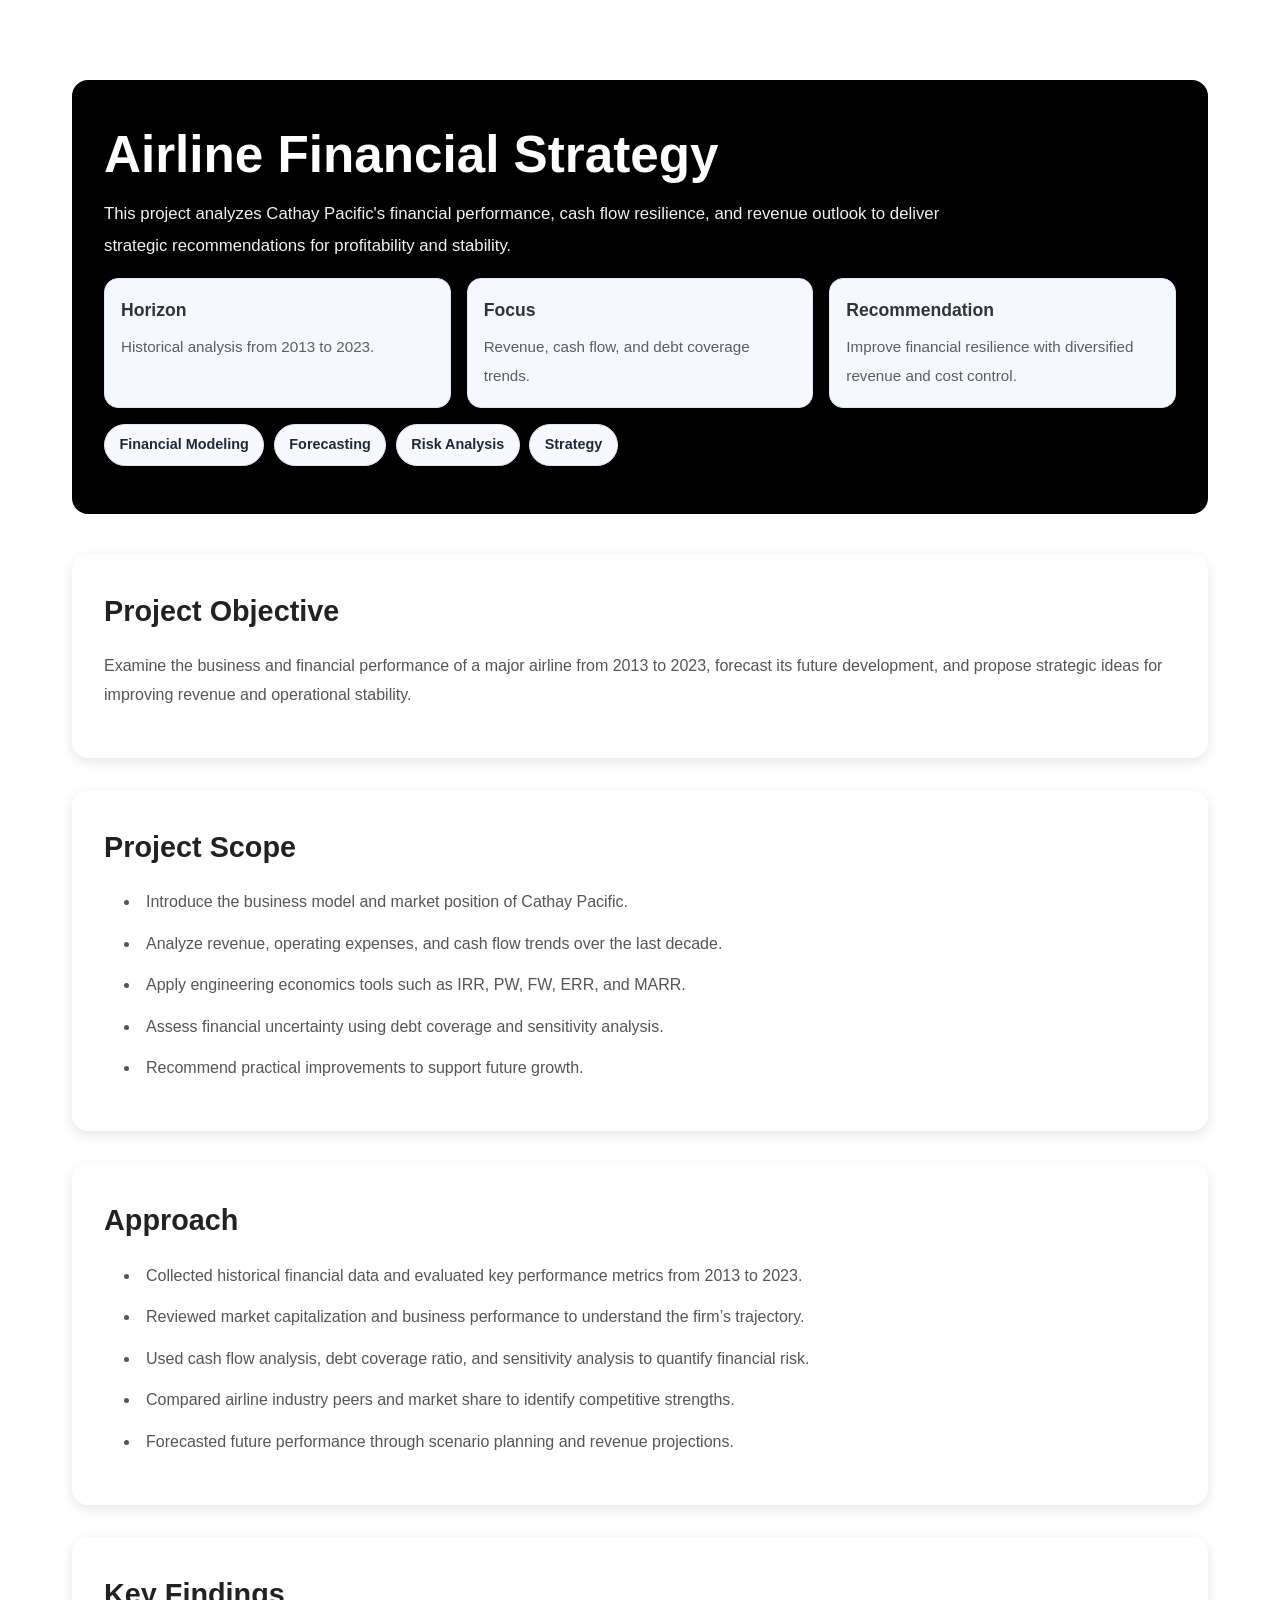
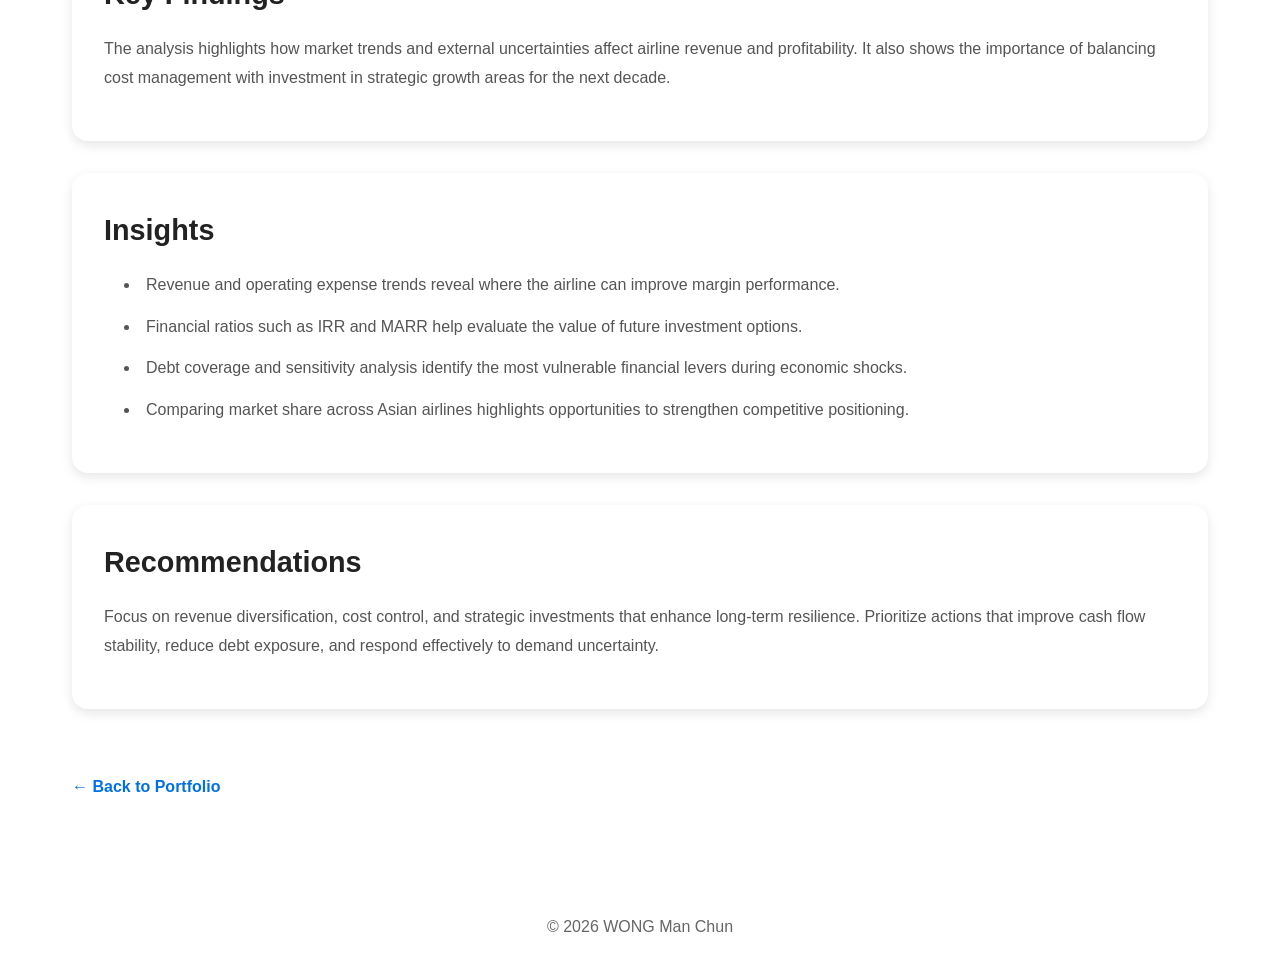
<file: project-cathay-pacific-analysis.html>
<!DOCTYPE html>
<html lang="en">
<head>
    <meta charset="UTF-8">
    <meta name="viewport" content="width=device-width, initial-scale=1.0">
    <meta name="description" content="Airline financial strategy analysis of Cathay Pacific with revenue forecasting and financial risk assessment.">
    <title>Airline Financial Strategy Project</title>
    <link rel="stylesheet" href="styles.css">
</head>
<body>
    <main>
        <div class="container">
        <header>
            <h1>Airline Financial Strategy</h1>
            <p>This project analyzes Cathay Pacific's financial performance, cash flow resilience, and revenue outlook to deliver strategic recommendations for profitability and stability.</p>
            <div class="metric-grid">
                <div class="metric-box">
                    <h3>Horizon</h3>
                    <p>Historical analysis from 2013 to 2023.</p>
                </div>
                <div class="metric-box">
                    <h3>Focus</h3>
                    <p>Revenue, cash flow, and debt coverage trends.</p>
                </div>
                <div class="metric-box">
                    <h3>Recommendation</h3>
                    <p>Improve financial resilience with diversified revenue and cost control.</p>
                </div>
            </div>
            <div class="project-tags">
                <span class="project-tag">Financial Modeling</span>
                <span class="project-tag">Forecasting</span>
                <span class="project-tag">Risk Analysis</span>
                <span class="project-tag">Strategy</span>
            </div>
        </header>

        <section class="section">
            <h2>Project Objective</h2>
            <p>Examine the business and financial performance of a major airline from 2013 to 2023, forecast its future development, and propose strategic ideas for improving revenue and operational stability.</p>
        </section>

        <section class="section">
            <h2>Project Scope</h2>
            <ul>
                <li>Introduce the business model and market position of Cathay Pacific.</li>
                <li>Analyze revenue, operating expenses, and cash flow trends over the last decade.</li>
                <li>Apply engineering economics tools such as IRR, PW, FW, ERR, and MARR.</li>
                <li>Assess financial uncertainty using debt coverage and sensitivity analysis.</li>
                <li>Recommend practical improvements to support future growth.</li>
            </ul>
        </section>

        <section class="section">
            <h2>Approach</h2>
            <ul>
                <li>Collected historical financial data and evaluated key performance metrics from 2013 to 2023.</li>
                <li>Reviewed market capitalization and business performance to understand the firm’s trajectory.</li>
                <li>Used cash flow analysis, debt coverage ratio, and sensitivity analysis to quantify financial risk.</li>
                <li>Compared airline industry peers and market share to identify competitive strengths.</li>
                <li>Forecasted future performance through scenario planning and revenue projections.</li>
            </ul>
        </section>

        <section class="section">
            <h2>Key Findings</h2>
            <p>The analysis highlights how market trends and external uncertainties affect airline revenue and profitability. It also shows the importance of balancing cost management with investment in strategic growth areas for the next decade.</p>
        </section>

        <section class="section">
            <h2>Insights</h2>
            <ul>
                <li>Revenue and operating expense trends reveal where the airline can improve margin performance.</li>
                <li>Financial ratios such as IRR and MARR help evaluate the value of future investment options.</li>
                <li>Debt coverage and sensitivity analysis identify the most vulnerable financial levers during economic shocks.</li>
                <li>Comparing market share across Asian airlines highlights opportunities to strengthen competitive positioning.</li>
            </ul>
        </section>

        <section class="section">
            <h2>Recommendations</h2>
            <p>Focus on revenue diversification, cost control, and strategic investments that enhance long-term resilience. Prioritize actions that improve cash flow stability, reduce debt exposure, and respond effectively to demand uncertainty.</p>
        </section>

        <a class="back-link" href="index.html">← Back to Portfolio</a>
        </div>
    </main>

    <footer>
        <p>&copy; 2026 WONG Man Chun</p>
    </footer>
</body>
</html>
</file>
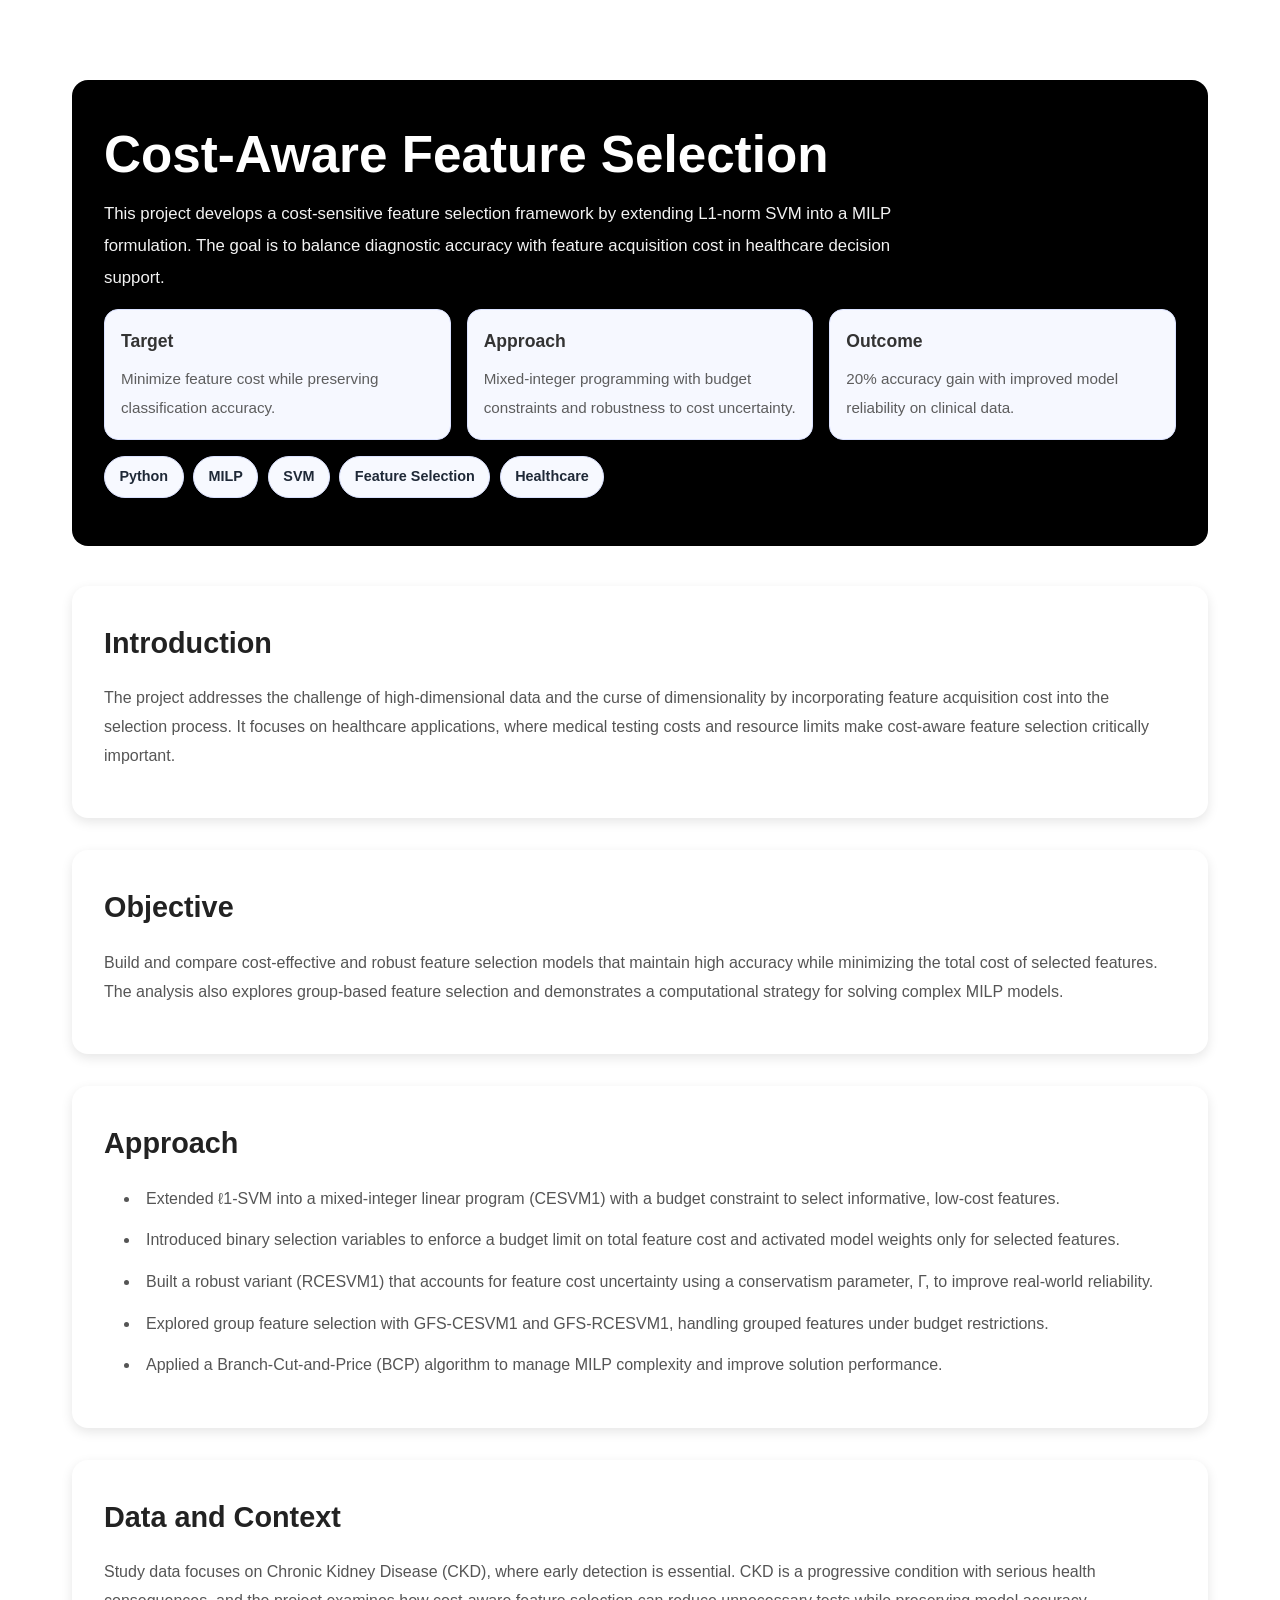
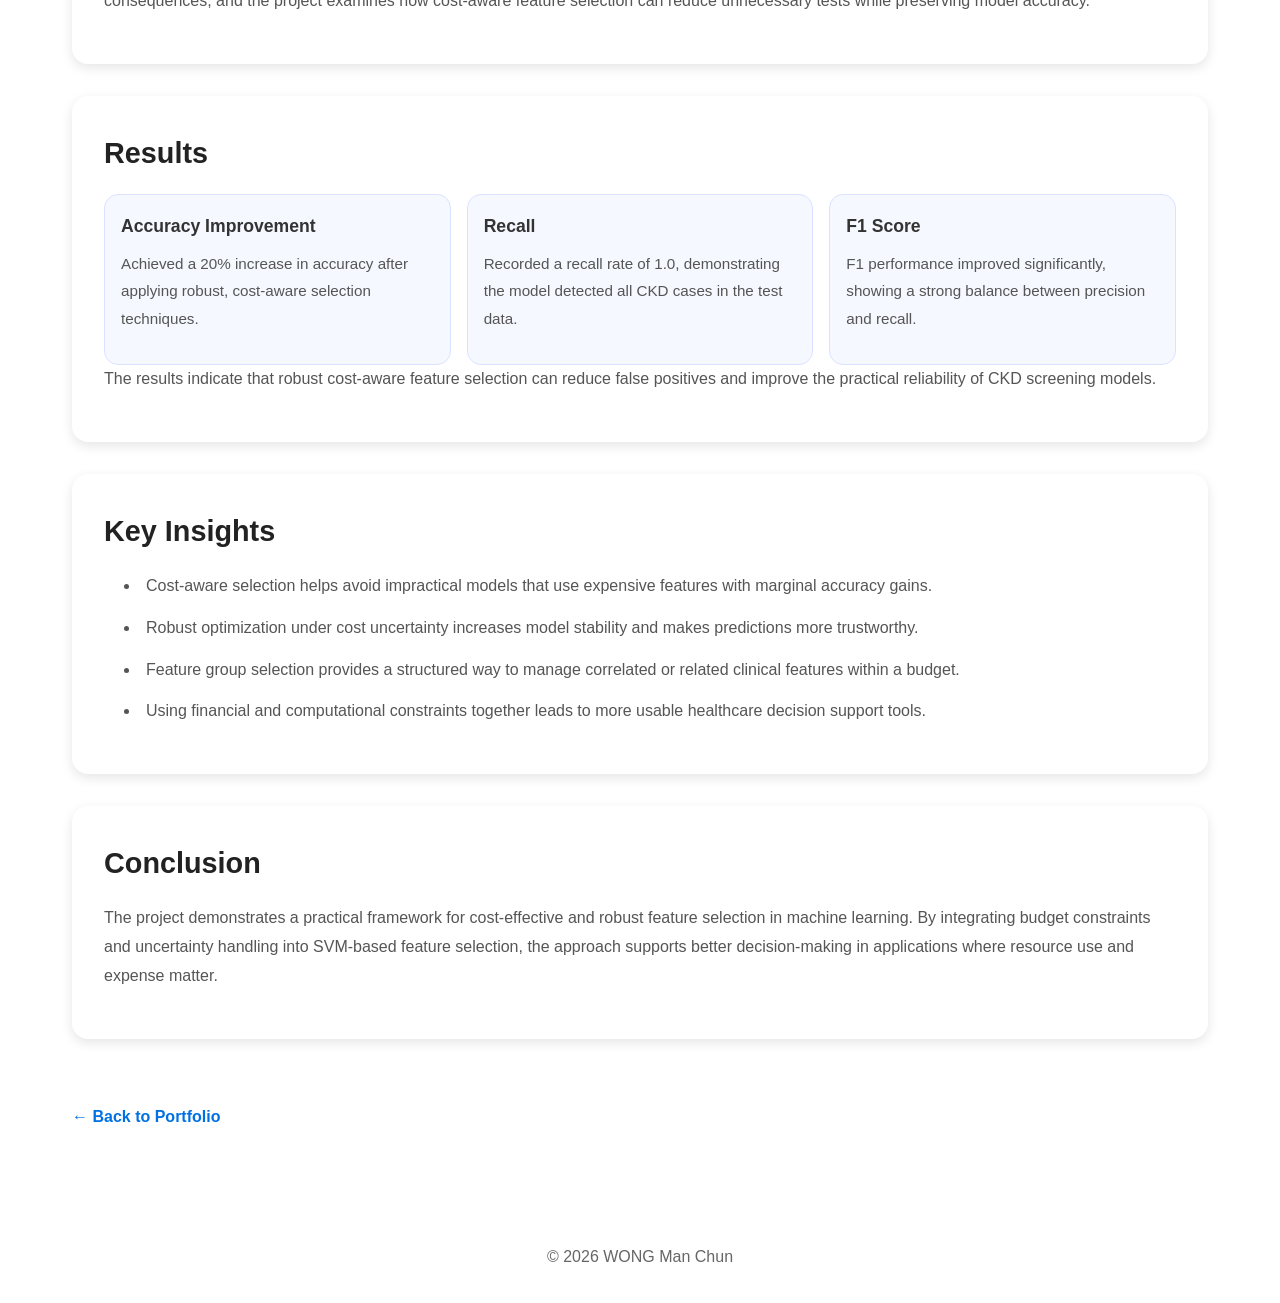
<file: project-cost-effective-feature-selection.html>
<!DOCTYPE html>
<html lang="en">
<head>
    <meta charset="UTF-8">
    <meta name="viewport" content="width=device-width, initial-scale=1.0">
    <meta name="description" content="Cost-aware feature selection project extending L1-SVM into MILP for efficient model performance and acquisition cost.">
    <title>Cost-Aware Feature Selection Project</title>
    <link rel="stylesheet" href="styles.css">
</head>
<body>
    <main>
        <div class="container">
        <header>
            <h1>Cost-Aware Feature Selection</h1>
            <p>This project develops a cost-sensitive feature selection framework by extending L1-norm SVM into a MILP formulation. The goal is to balance diagnostic accuracy with feature acquisition cost in healthcare decision support.</p>
            <div class="metric-grid">
                <div class="metric-box">
                    <h3>Target</h3>
                    <p>Minimize feature cost while preserving classification accuracy.</p>
                </div>
                <div class="metric-box">
                    <h3>Approach</h3>
                    <p>Mixed-integer programming with budget constraints and robustness to cost uncertainty.</p>
                </div>
                <div class="metric-box">
                    <h3>Outcome</h3>
                    <p>20% accuracy gain with improved model reliability on clinical data.</p>
                </div>
            </div>
            <div class="project-tags">
                <span class="project-tag">Python</span>
                <span class="project-tag">MILP</span>
                <span class="project-tag">SVM</span>
                <span class="project-tag">Feature Selection</span>
                <span class="project-tag">Healthcare</span>
            </div>
        </header>

        <section class="section">
            <h2>Introduction</h2>
            <p>The project addresses the challenge of high-dimensional data and the curse of dimensionality by incorporating feature acquisition cost into the selection process. It focuses on healthcare applications, where medical testing costs and resource limits make cost-aware feature selection critically important.</p>
        </section>

        <section class="section">
            <h2>Objective</h2>
            <p>Build and compare cost-effective and robust feature selection models that maintain high accuracy while minimizing the total cost of selected features. The analysis also explores group-based feature selection and demonstrates a computational strategy for solving complex MILP models.</p>
        </section>

        <section class="section">
            <h2>Approach</h2>
            <ul>
                <li>Extended ℓ1-SVM into a mixed-integer linear program (CESVM1) with a budget constraint to select informative, low-cost features.</li>
                <li>Introduced binary selection variables to enforce a budget limit on total feature cost and activated model weights only for selected features.</li>
                <li>Built a robust variant (RCESVM1) that accounts for feature cost uncertainty using a conservatism parameter, Γ, to improve real-world reliability.</li>
                <li>Explored group feature selection with GFS-CESVM1 and GFS-RCESVM1, handling grouped features under budget restrictions.</li>
                <li>Applied a Branch-Cut-and-Price (BCP) algorithm to manage MILP complexity and improve solution performance.</li>
            </ul>
        </section>

        <section class="section">
            <h2>Data and Context</h2>
            <p>Study data focuses on Chronic Kidney Disease (CKD), where early detection is essential. CKD is a progressive condition with serious health consequences, and the project examines how cost-aware feature selection can reduce unnecessary tests while preserving model accuracy.</p>
        </section>

        <section class="section">
            <h2>Results</h2>
            <div class="metric-grid">
                <div class="metric-box">
                    <h3>Accuracy Improvement</h3>
                    <p>Achieved a 20% increase in accuracy after applying robust, cost-aware selection techniques.</p>
                </div>
                <div class="metric-box">
                    <h3>Recall</h3>
                    <p>Recorded a recall rate of 1.0, demonstrating the model detected all CKD cases in the test data.</p>
                </div>
                <div class="metric-box">
                    <h3>F1 Score</h3>
                    <p>F1 performance improved significantly, showing a strong balance between precision and recall.</p>
                </div>
            </div>
            <p>The results indicate that robust cost-aware feature selection can reduce false positives and improve the practical reliability of CKD screening models.</p>
        </section>

        <section class="section">
            <h2>Key Insights</h2>
            <ul>
                <li>Cost-aware selection helps avoid impractical models that use expensive features with marginal accuracy gains.</li>
                <li>Robust optimization under cost uncertainty increases model stability and makes predictions more trustworthy.</li>
                <li>Feature group selection provides a structured way to manage correlated or related clinical features within a budget.</li>
                <li>Using financial and computational constraints together leads to more usable healthcare decision support tools.</li>
            </ul>
        </section>

        <section class="section">
            <h2>Conclusion</h2>
            <p>The project demonstrates a practical framework for cost-effective and robust feature selection in machine learning. By integrating budget constraints and uncertainty handling into SVM-based feature selection, the approach supports better decision-making in applications where resource use and expense matter.</p>
        </section>

        <a class="back-link" href="index.html">← Back to Portfolio</a>
        </div>
    </main>

    <footer>
        <p>&copy; 2026 WONG Man Chun</p>
    </footer>
</body>
</html>
</file>
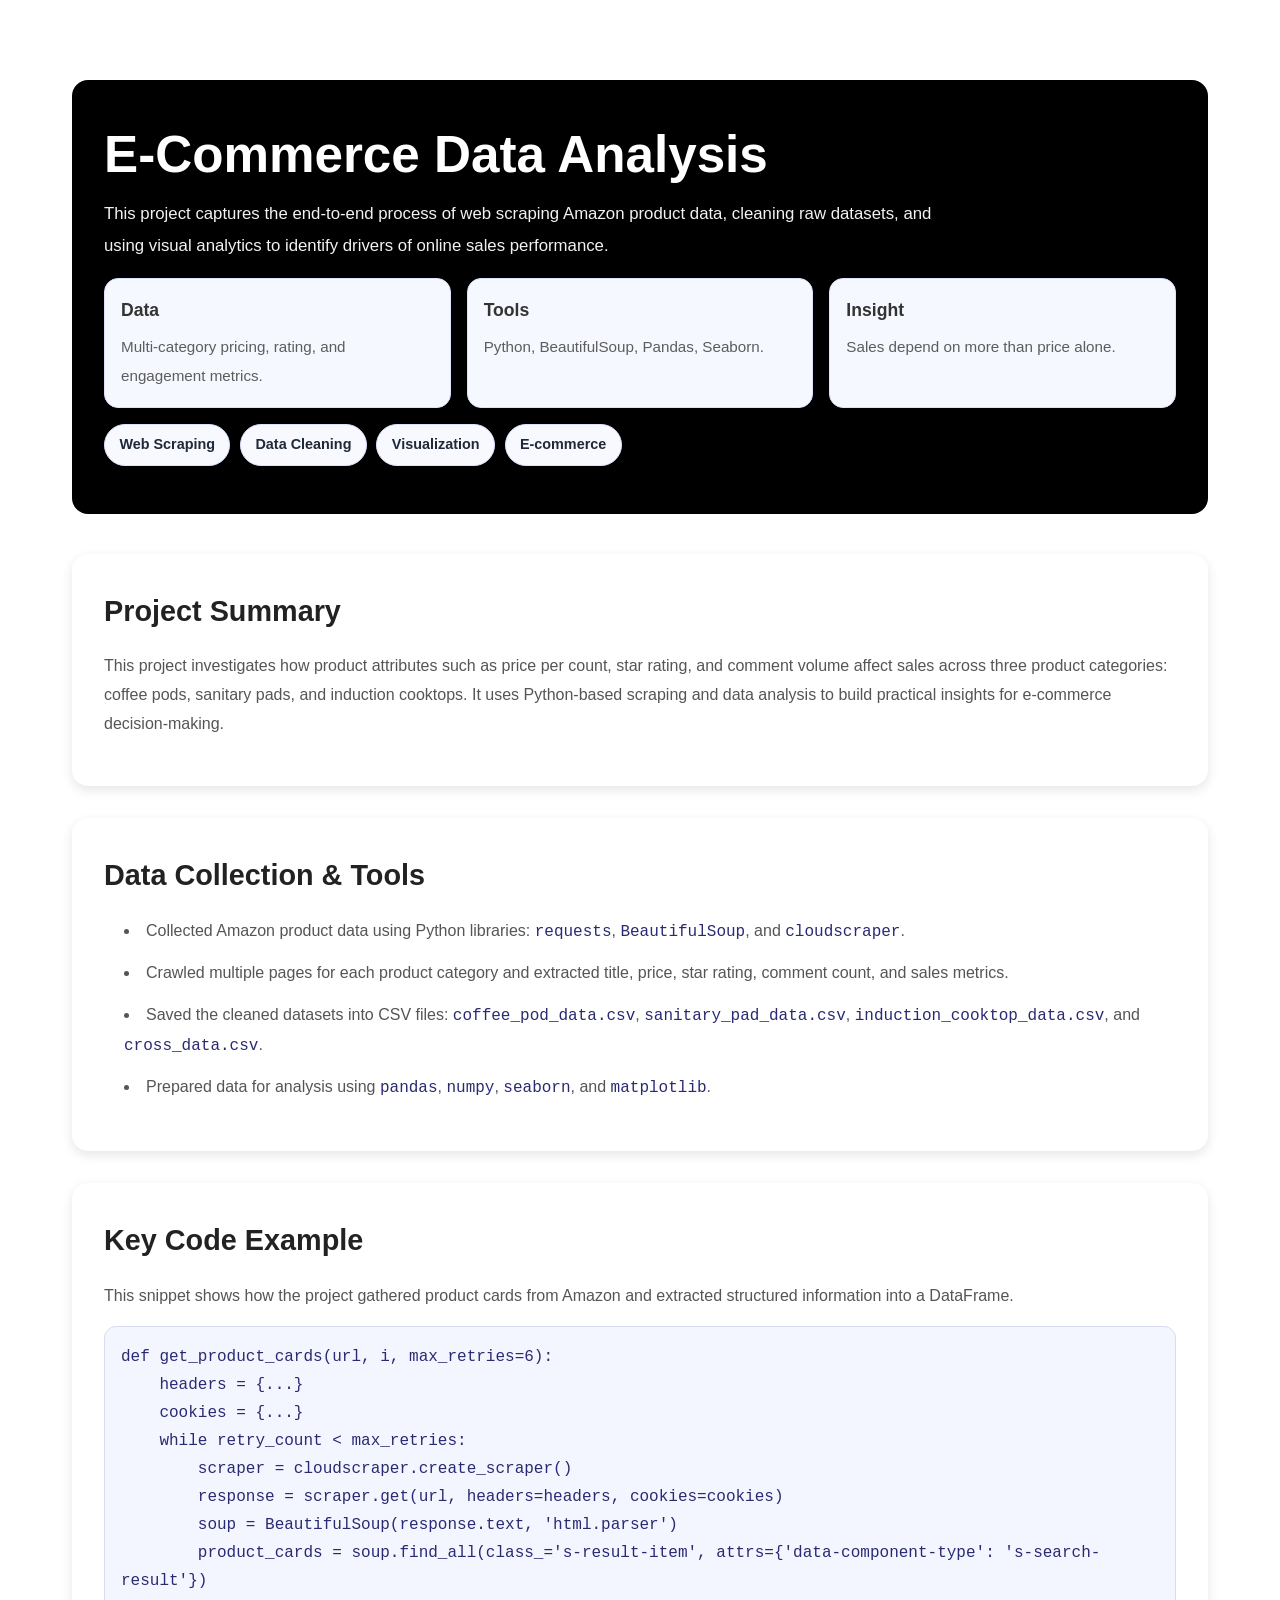
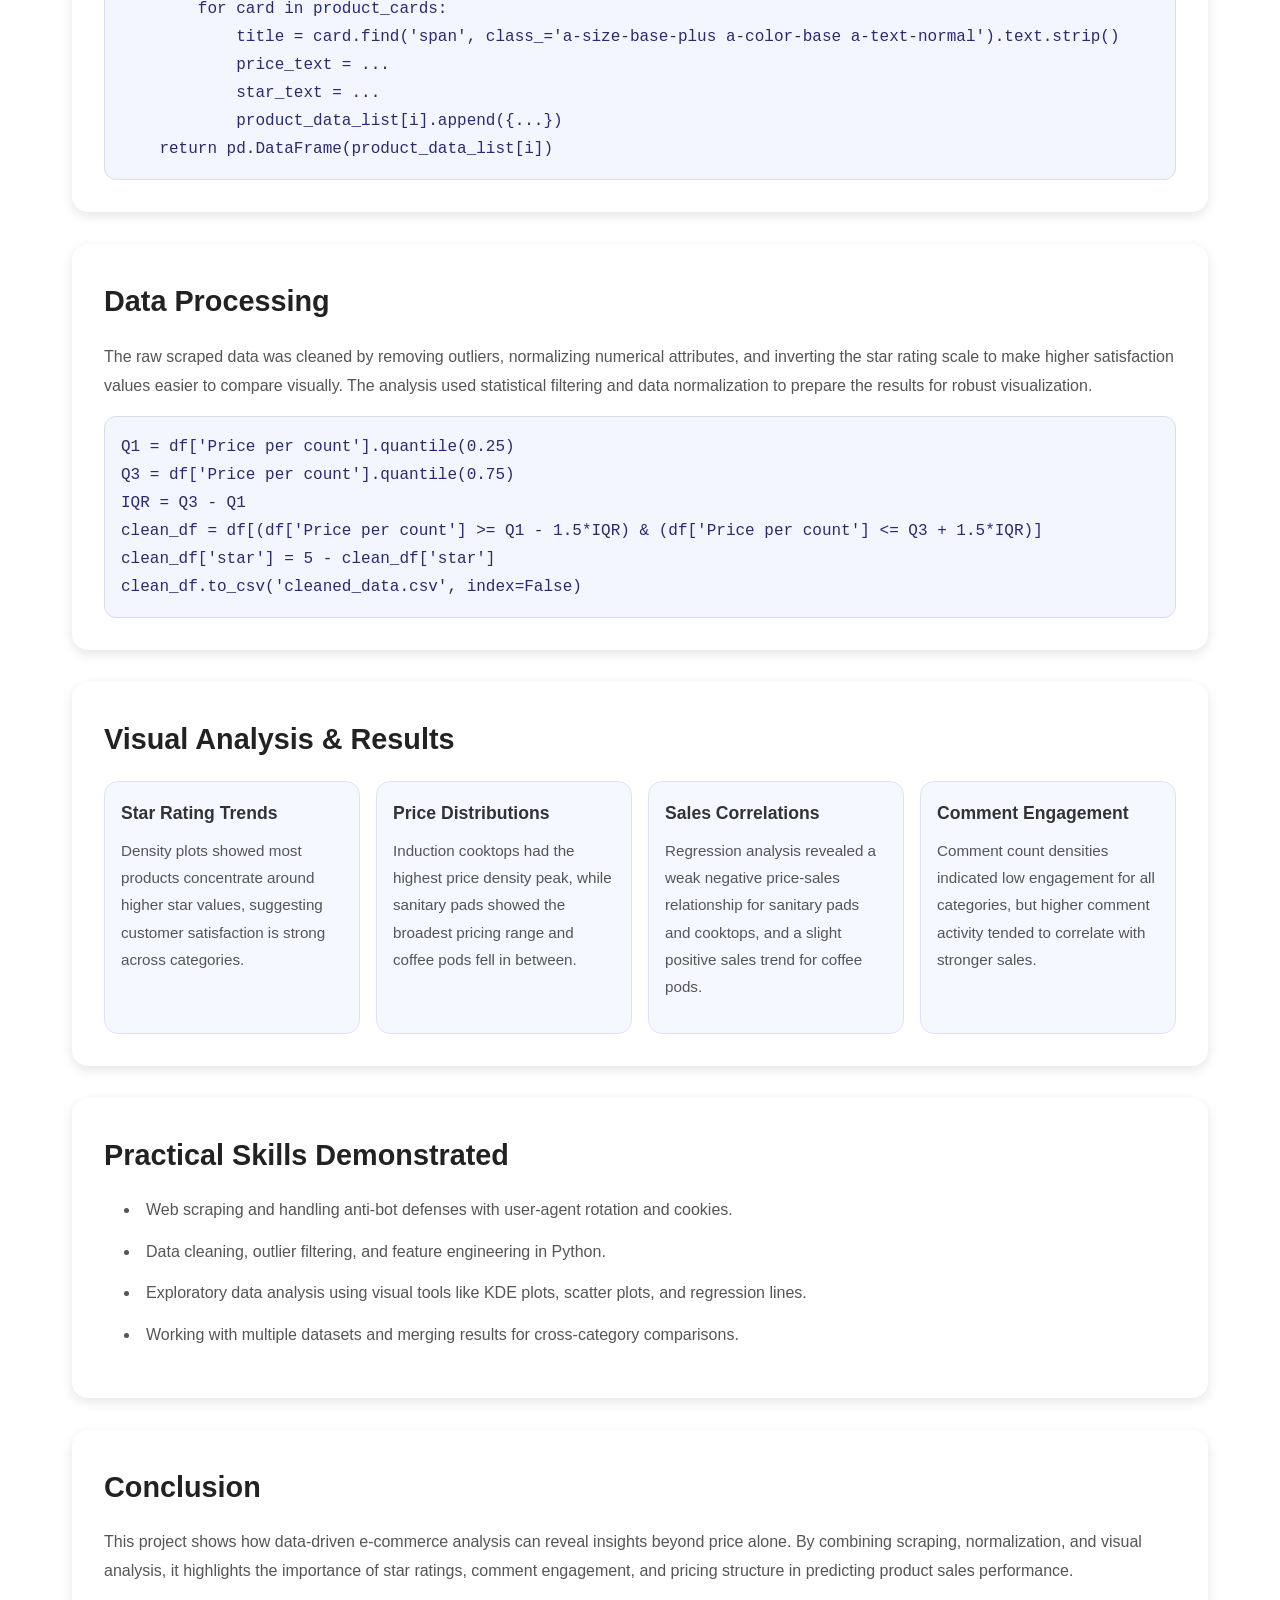
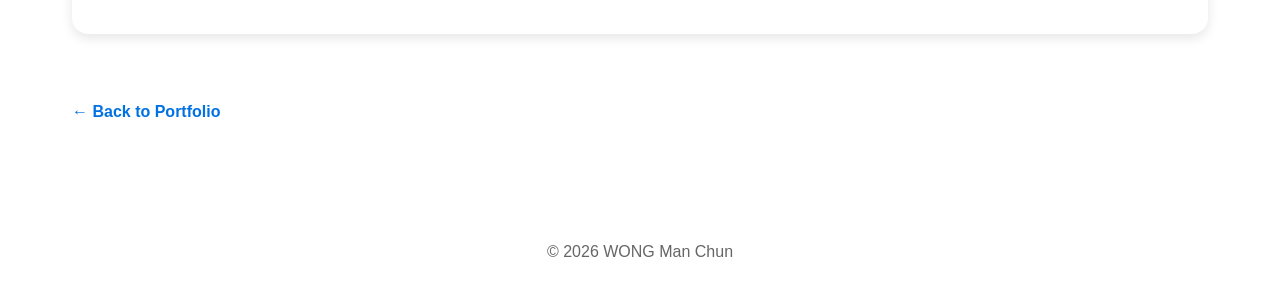
<file: project-ecommerce-data-analysis.html>
<!DOCTYPE html>
<html lang="en">
<head>
    <meta charset="UTF-8">
    <meta name="viewport" content="width=device-width, initial-scale=1.0">
    <meta name="description" content="E-commerce data analysis project exploring Amazon product metrics, keyword sentiment, and pricing trends.">
    <title>E-Commerce Data Analysis Project</title>
    <link rel="stylesheet" href="styles.css">
</head>
<body>
    <main>
        <div class="container">
        <header>
            <h1>E-Commerce Data Analysis</h1>
            <p>This project captures the end-to-end process of web scraping Amazon product data, cleaning raw datasets, and using visual analytics to identify drivers of online sales performance.</p>
            <div class="metric-grid">
                <div class="metric-box">
                    <h3>Data</h3>
                    <p>Multi-category pricing, rating, and engagement metrics.</p>
                </div>
                <div class="metric-box">
                    <h3>Tools</h3>
                    <p>Python, BeautifulSoup, Pandas, Seaborn.</p>
                </div>
                <div class="metric-box">
                    <h3>Insight</h3>
                    <p>Sales depend on more than price alone.</p>
                </div>
            </div>
            <div class="project-tags">
                <span class="project-tag">Web Scraping</span>
                <span class="project-tag">Data Cleaning</span>
                <span class="project-tag">Visualization</span>
                <span class="project-tag">E-commerce</span>
            </div>
        </header>

        <section class="section">
            <h2>Project Summary</h2>
            <p>This project investigates how product attributes such as price per count, star rating, and comment volume affect sales across three product categories: coffee pods, sanitary pads, and induction cooktops. It uses Python-based scraping and data analysis to build practical insights for e-commerce decision-making.</p>
        </section>

        <section class="section">
            <h2>Data Collection & Tools</h2>
            <ul>
                <li>Collected Amazon product data using Python libraries: <code>requests</code>, <code>BeautifulSoup</code>, and <code>cloudscraper</code>.</li>
                <li>Crawled multiple pages for each product category and extracted title, price, star rating, comment count, and sales metrics.</li>
                <li>Saved the cleaned datasets into CSV files: <code>coffee_pod_data.csv</code>, <code>sanitary_pad_data.csv</code>, <code>induction_cooktop_data.csv</code>, and <code>cross_data.csv</code>.</li>
                <li>Prepared data for analysis using <code>pandas</code>, <code>numpy</code>, <code>seaborn</code>, and <code>matplotlib</code>.</li>
            </ul>
        </section>

        <section class="section">
            <h2>Key Code Example</h2>
            <p>This snippet shows how the project gathered product cards from Amazon and extracted structured information into a DataFrame.</p>
            <pre><code>def get_product_cards(url, i, max_retries=6):
    headers = {...}
    cookies = {...}
    while retry_count < max_retries:
        scraper = cloudscraper.create_scraper()
        response = scraper.get(url, headers=headers, cookies=cookies)
        soup = BeautifulSoup(response.text, 'html.parser')
        product_cards = soup.find_all(class_='s-result-item', attrs={'data-component-type': 's-search-result'})
        for card in product_cards:
            title = card.find('span', class_='a-size-base-plus a-color-base a-text-normal').text.strip()
            price_text = ...
            star_text = ...
            product_data_list[i].append({...})
    return pd.DataFrame(product_data_list[i])
</code></pre>
        </section>

        <section class="section">
            <h2>Data Processing</h2>
            <p>The raw scraped data was cleaned by removing outliers, normalizing numerical attributes, and inverting the star rating scale to make higher satisfaction values easier to compare visually. The analysis used statistical filtering and data normalization to prepare the results for robust visualization.</p>
            <pre><code>Q1 = df['Price per count'].quantile(0.25)
Q3 = df['Price per count'].quantile(0.75)
IQR = Q3 - Q1
clean_df = df[(df['Price per count'] >= Q1 - 1.5*IQR) & (df['Price per count'] <= Q3 + 1.5*IQR)]
clean_df['star'] = 5 - clean_df['star']
clean_df.to_csv('cleaned_data.csv', index=False)
</code></pre>
        </section>

        <section class="section">
            <h2>Visual Analysis & Results</h2>
            <div class="metric-grid">
                <div class="metric-box">
                    <h3>Star Rating Trends</h3>
                    <p>Density plots showed most products concentrate around higher star values, suggesting customer satisfaction is strong across categories.</p>
                </div>
                <div class="metric-box">
                    <h3>Price Distributions</h3>
                    <p>Induction cooktops had the highest price density peak, while sanitary pads showed the broadest pricing range and coffee pods fell in between.</p>
                </div>
                <div class="metric-box">
                    <h3>Sales Correlations</h3>
                    <p>Regression analysis revealed a weak negative price-sales relationship for sanitary pads and cooktops, and a slight positive sales trend for coffee pods.</p>
                </div>
                <div class="metric-box">
                    <h3>Comment Engagement</h3>
                    <p>Comment count densities indicated low engagement for all categories, but higher comment activity tended to correlate with stronger sales.</p>
                </div>
            </div>
        </section>

        <section class="section">
            <h2>Practical Skills Demonstrated</h2>
            <ul>
                <li>Web scraping and handling anti-bot defenses with user-agent rotation and cookies.</li>
                <li>Data cleaning, outlier filtering, and feature engineering in Python.</li>
                <li>Exploratory data analysis using visual tools like KDE plots, scatter plots, and regression lines.</li>
                <li>Working with multiple datasets and merging results for cross-category comparisons.</li>
            </ul>
        </section>

        <section class="section">
            <h2>Conclusion</h2>
            <p>This project shows how data-driven e-commerce analysis can reveal insights beyond price alone. By combining scraping, normalization, and visual analysis, it highlights the importance of star ratings, comment engagement, and pricing structure in predicting product sales performance.</p>
        </section>

        <a class="back-link" href="index.html">← Back to Portfolio</a>
        </div>
    </main>

    <footer>
        <p>&copy; 2026 WONG Man Chun</p>
    </footer>
</body>
</html>
</file>
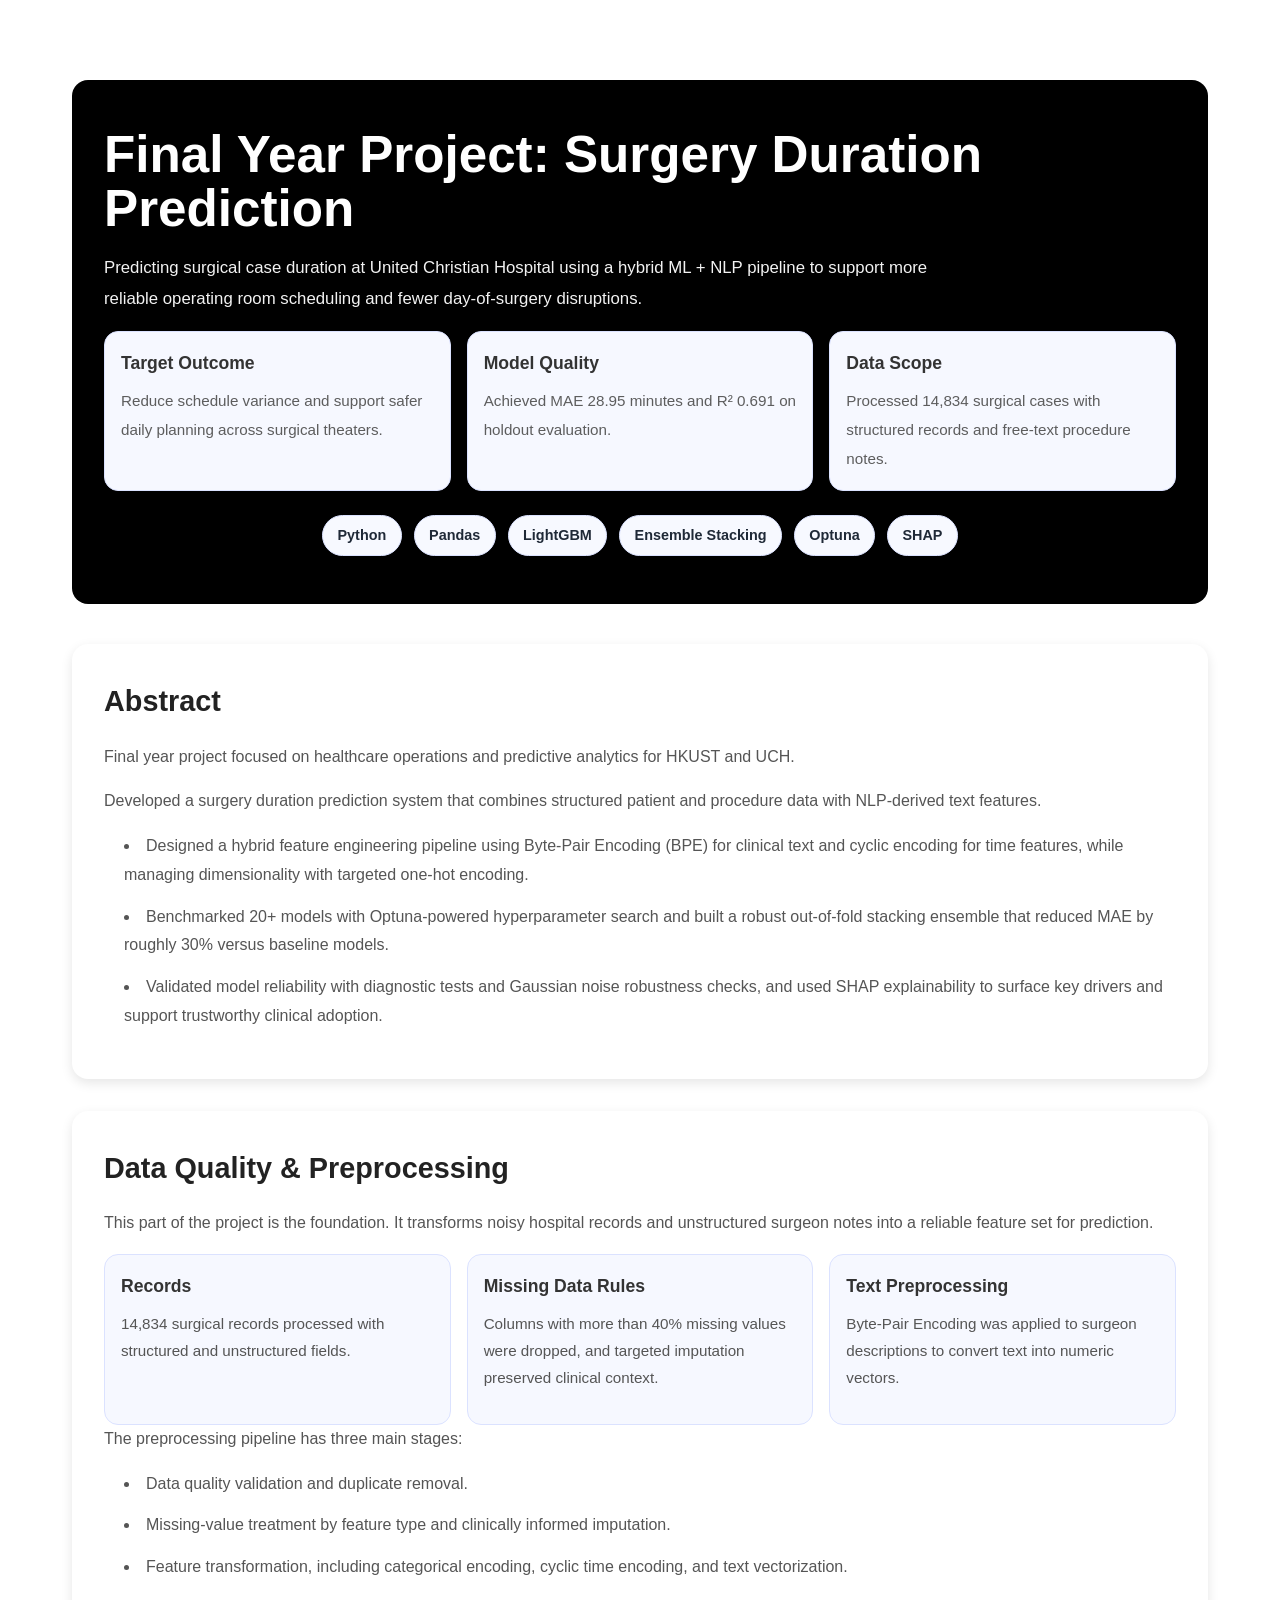
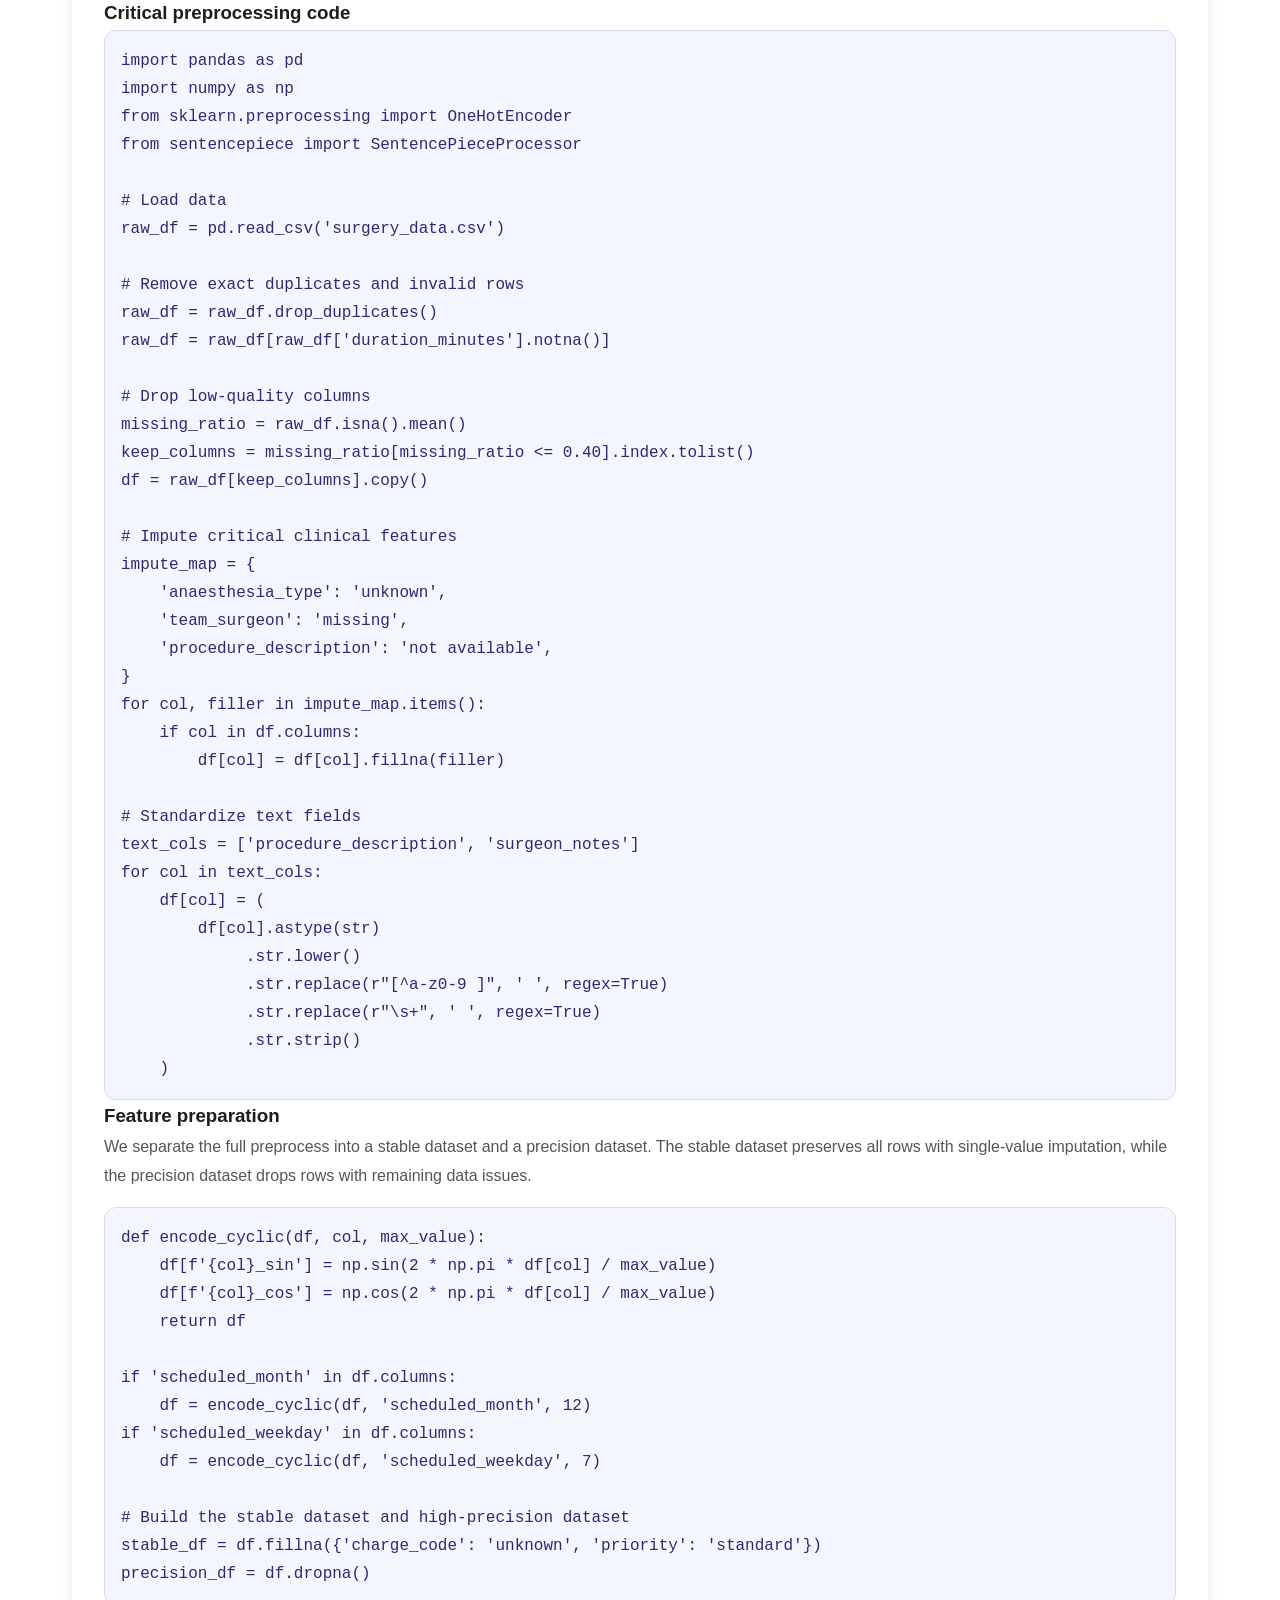
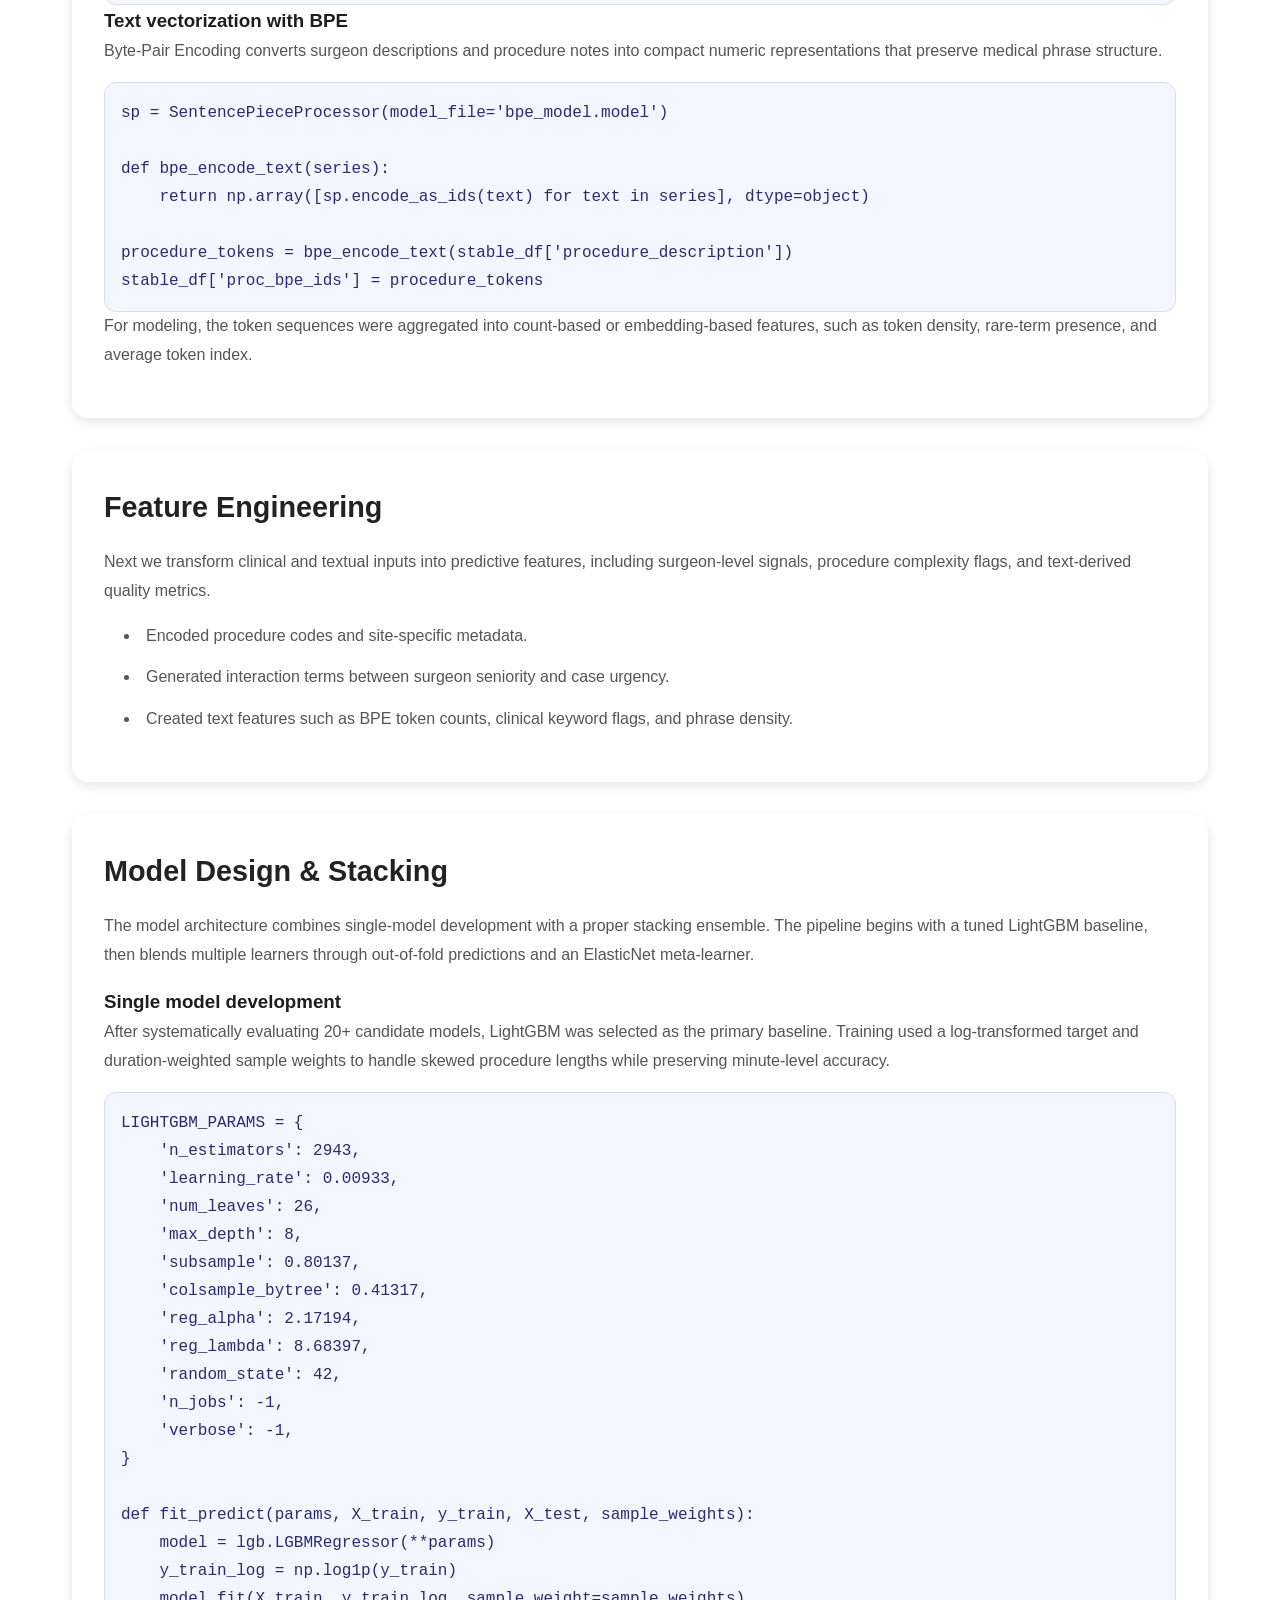
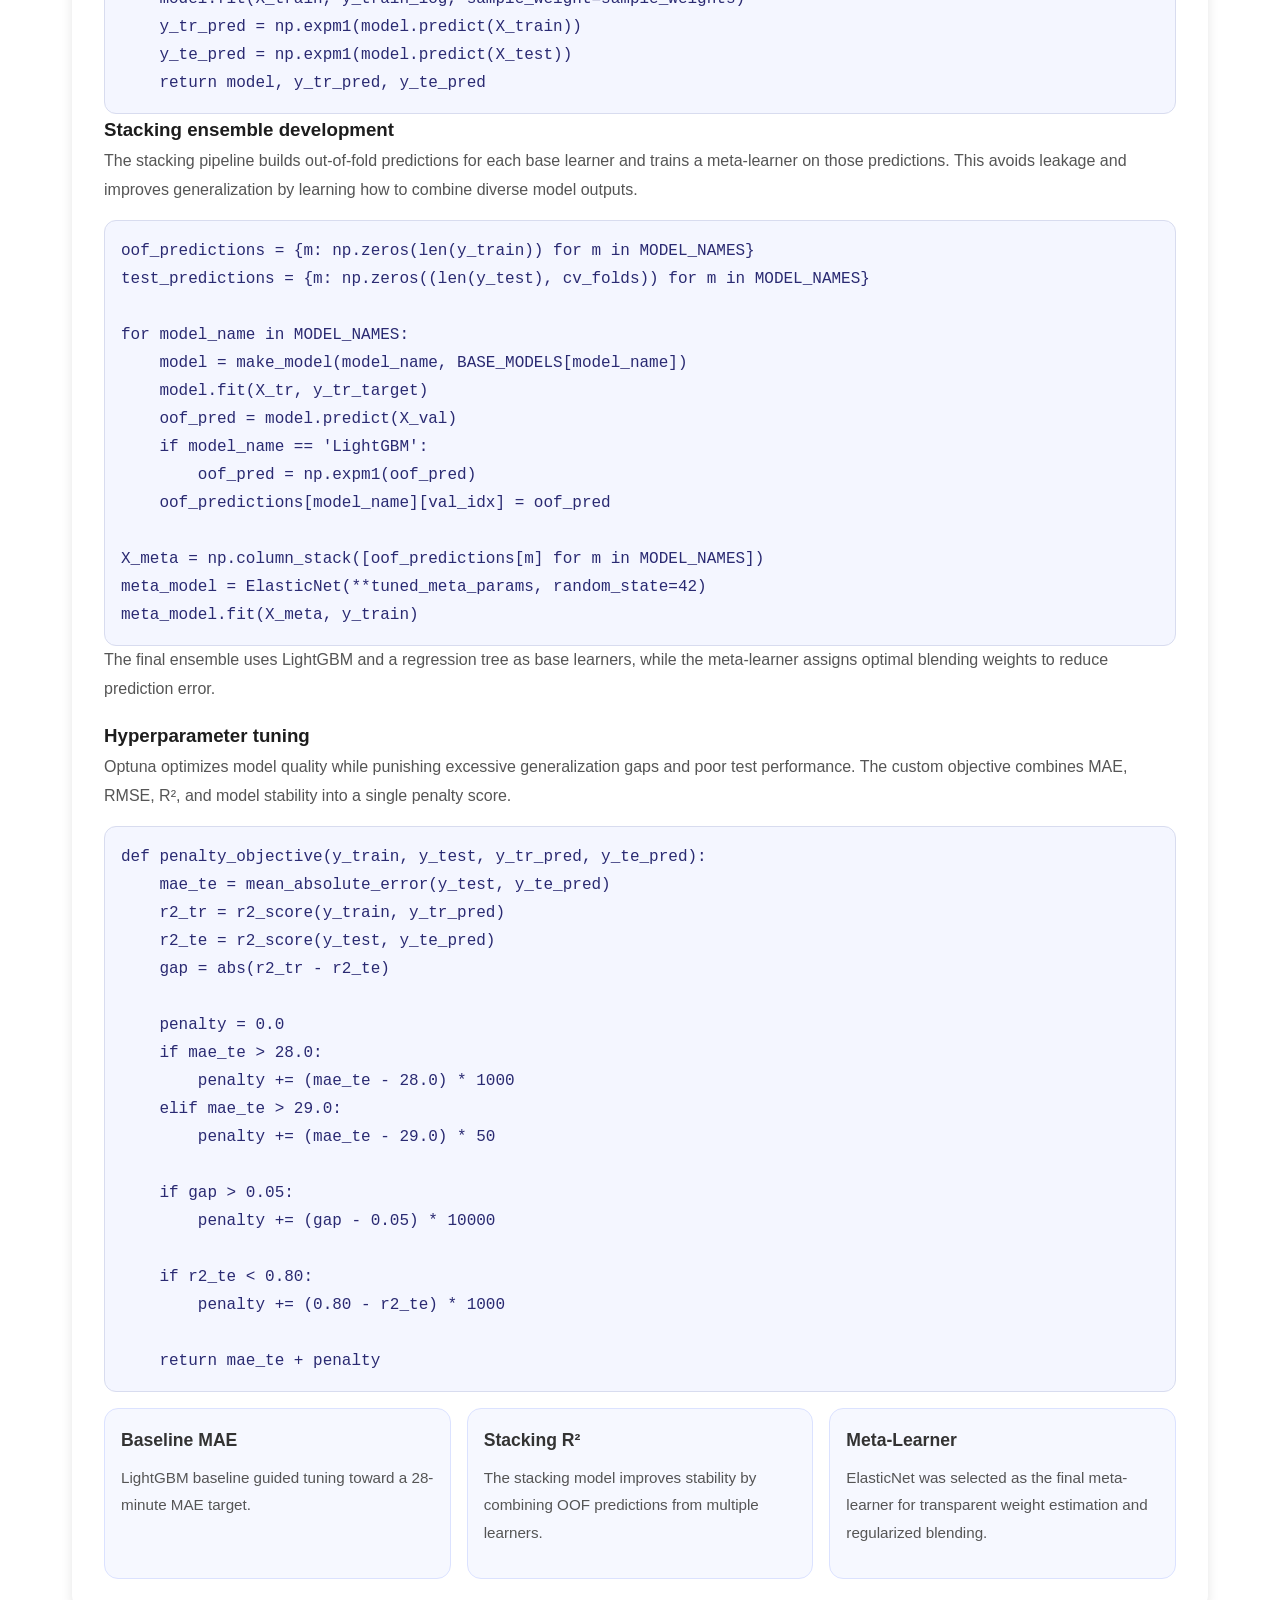
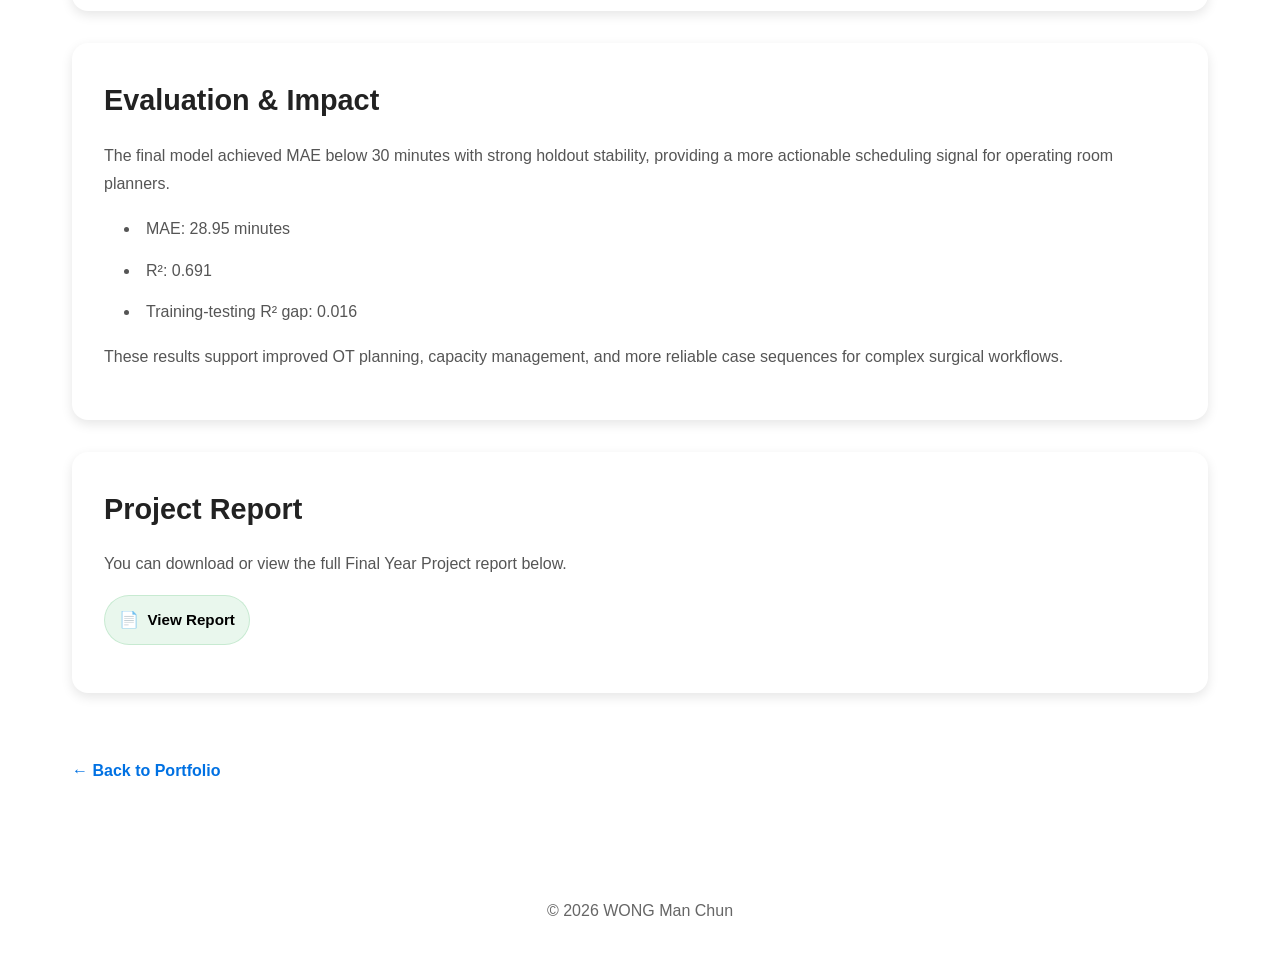
<file: project-final-year-surgery-scheduling.html>
<!DOCTYPE html>
<html lang="en">
<head>
    <meta charset="UTF-8">
    <meta name="viewport" content="width=device-width, initial-scale=1.0">
    <meta name="description" content="Final year surgery duration prediction project for improving hospital scheduling and reducing operating room cancellations.">
    <title>Final Year Project — Surgery Duration Prediction</title>
    <link rel="stylesheet" href="styles.css">
</head>
<body>
    <main>
        <div class="container">

        <header>
            <h1>Final Year Project: Surgery Duration Prediction</h1>
            <p>Predicting surgical case duration at United Christian Hospital using a hybrid ML + NLP pipeline to support more reliable operating room scheduling and fewer day-of-surgery disruptions.</p>
            <div class="metric-grid">
                <div class="metric-box">
                    <h3>Target Outcome</h3>
                    <p>Reduce schedule variance and support safer daily planning across surgical theaters.</p>
                </div>
                <div class="metric-box">
                    <h3>Model Quality</h3>
                    <p>Achieved MAE 28.95 minutes and R² 0.691 on holdout evaluation.</p>
                </div>
                <div class="metric-box">
                    <h3>Data Scope</h3>
                    <p>Processed 14,834 surgical cases with structured records and free-text procedure notes.</p>
                </div>
            </div>
            <div class="project-tags" style="margin-top: 1.5rem; justify-content: center; gap: 0.75rem; display: flex; flex-wrap: wrap;">
                <span class="project-tag">Python</span>
                <span class="project-tag">Pandas</span>
                <span class="project-tag">LightGBM</span>
                <span class="project-tag">Ensemble Stacking</span>
                <span class="project-tag">Optuna</span>
                <span class="project-tag">SHAP</span>
            </div>
        </header>

        <section class="section" id="abstract">
            <h2>Abstract</h2>
            <p>Final year project focused on healthcare operations and predictive analytics for HKUST and UCH.</p>
            <p>Developed a surgery duration prediction system that combines structured patient and procedure data with NLP-derived text features.</p>
            <ul>
                <li>Designed a hybrid feature engineering pipeline using Byte-Pair Encoding (BPE) for clinical text and cyclic encoding for time features, while managing dimensionality with targeted one-hot encoding.</li>
                <li>Benchmarked 20+ models with Optuna-powered hyperparameter search and built a robust out-of-fold stacking ensemble that reduced MAE by roughly 30% versus baseline models.</li>
                <li>Validated model reliability with diagnostic tests and Gaussian noise robustness checks, and used SHAP explainability to surface key drivers and support trustworthy clinical adoption.</li>
            </ul>
        </section>

        <section class="section" id="data-quality">
            <h2>Data Quality & Preprocessing</h2>
            <p>This part of the project is the foundation. It transforms noisy hospital records and unstructured surgeon notes into a reliable feature set for prediction.</p>

            <div class="metric-grid">
                <div class="metric-box">
                    <h3>Records</h3>
                    <p>14,834 surgical records processed with structured and unstructured fields.</p>
                </div>
                <div class="metric-box">
                    <h3>Missing Data Rules</h3>
                    <p>Columns with more than 40% missing values were dropped, and targeted imputation preserved clinical context.</p>
                </div>
                <div class="metric-box">
                    <h3>Text Preprocessing</h3>
                    <p>Byte-Pair Encoding was applied to surgeon descriptions to convert text into numeric vectors.</p>
                </div>
            </div>

            <p>The preprocessing pipeline has three main stages:</p>
            <ul>
                <li>Data quality validation and duplicate removal.</li>
                <li>Missing-value treatment by feature type and clinically informed imputation.</li>
                <li>Feature transformation, including categorical encoding, cyclic time encoding, and text vectorization.</li>
            </ul>

            <h3>Critical preprocessing code</h3>
            <pre class="code-block"><code>import pandas as pd
import numpy as np
from sklearn.preprocessing import OneHotEncoder
from sentencepiece import SentencePieceProcessor

# Load data
raw_df = pd.read_csv('surgery_data.csv')

# Remove exact duplicates and invalid rows
raw_df = raw_df.drop_duplicates()
raw_df = raw_df[raw_df['duration_minutes'].notna()]

# Drop low-quality columns
missing_ratio = raw_df.isna().mean()
keep_columns = missing_ratio[missing_ratio <= 0.40].index.tolist()
df = raw_df[keep_columns].copy()

# Impute critical clinical features
impute_map = {
    'anaesthesia_type': 'unknown',
    'team_surgeon': 'missing',
    'procedure_description': 'not available',
}
for col, filler in impute_map.items():
    if col in df.columns:
        df[col] = df[col].fillna(filler)

# Standardize text fields
text_cols = ['procedure_description', 'surgeon_notes']
for col in text_cols:
    df[col] = (
        df[col].astype(str)
             .str.lower()
             .str.replace(r"[^a-z0-9 ]", ' ', regex=True)
             .str.replace(r"\s+", ' ', regex=True)
             .str.strip()
    )
</code></pre>

            <h3>Feature preparation</h3>
            <p>We separate the full preprocess into a stable dataset and a precision dataset. The stable dataset preserves all rows with single-value imputation, while the precision dataset drops rows with remaining data issues.</p>
            <pre class="code-block"><code>def encode_cyclic(df, col, max_value):
    df[f'{col}_sin'] = np.sin(2 * np.pi * df[col] / max_value)
    df[f'{col}_cos'] = np.cos(2 * np.pi * df[col] / max_value)
    return df

if 'scheduled_month' in df.columns:
    df = encode_cyclic(df, 'scheduled_month', 12)
if 'scheduled_weekday' in df.columns:
    df = encode_cyclic(df, 'scheduled_weekday', 7)

# Build the stable dataset and high-precision dataset
stable_df = df.fillna({'charge_code': 'unknown', 'priority': 'standard'})
precision_df = df.dropna()
</code></pre>

            <h3>Text vectorization with BPE</h3>
            <p>Byte-Pair Encoding converts surgeon descriptions and procedure notes into compact numeric representations that preserve medical phrase structure.</p>
            <pre class="code-block"><code>sp = SentencePieceProcessor(model_file='bpe_model.model')

def bpe_encode_text(series):
    return np.array([sp.encode_as_ids(text) for text in series], dtype=object)

procedure_tokens = bpe_encode_text(stable_df['procedure_description'])
stable_df['proc_bpe_ids'] = procedure_tokens
</code></pre>

            <p>For modeling, the token sequences were aggregated into count-based or embedding-based features, such as token density, rare-term presence, and average token index.</p>
        </section>

        <section class="section" id="feature-engineering">
            <h2>Feature Engineering</h2>
            <p>Next we transform clinical and textual inputs into predictive features, including surgeon-level signals, procedure complexity flags, and text-derived quality metrics.</p>
            <ul>
                <li>Encoded procedure codes and site-specific metadata.</li>
                <li>Generated interaction terms between surgeon seniority and case urgency.</li>
                <li>Created text features such as BPE token counts, clinical keyword flags, and phrase density.</li>
            </ul>
        </section>

        <section class="section" id="model-design">
            <h2>Model Design & Stacking</h2>
            <p>The model architecture combines single-model development with a proper stacking ensemble. The pipeline begins with a tuned LightGBM baseline, then blends multiple learners through out-of-fold predictions and an ElasticNet meta-learner.</p>

            <h3>Single model development</h3>
            <p>After systematically evaluating 20+ candidate models, LightGBM was selected as the primary baseline. Training used a log-transformed target and duration-weighted sample weights to handle skewed procedure lengths while preserving minute-level accuracy.</p>
            <pre class="code-block"><code>LIGHTGBM_PARAMS = {
    'n_estimators': 2943,
    'learning_rate': 0.00933,
    'num_leaves': 26,
    'max_depth': 8,
    'subsample': 0.80137,
    'colsample_bytree': 0.41317,
    'reg_alpha': 2.17194,
    'reg_lambda': 8.68397,
    'random_state': 42,
    'n_jobs': -1,
    'verbose': -1,
}

def fit_predict(params, X_train, y_train, X_test, sample_weights):
    model = lgb.LGBMRegressor(**params)
    y_train_log = np.log1p(y_train)
    model.fit(X_train, y_train_log, sample_weight=sample_weights)
    y_tr_pred = np.expm1(model.predict(X_train))
    y_te_pred = np.expm1(model.predict(X_test))
    return model, y_tr_pred, y_te_pred
</code></pre>

            <h3>Stacking ensemble development</h3>
            <p>The stacking pipeline builds out-of-fold predictions for each base learner and trains a meta-learner on those predictions. This avoids leakage and improves generalization by learning how to combine diverse model outputs.</p>
            <pre class="code-block"><code>oof_predictions = {m: np.zeros(len(y_train)) for m in MODEL_NAMES}
test_predictions = {m: np.zeros((len(y_test), cv_folds)) for m in MODEL_NAMES}

for model_name in MODEL_NAMES:
    model = make_model(model_name, BASE_MODELS[model_name])
    model.fit(X_tr, y_tr_target)
    oof_pred = model.predict(X_val)
    if model_name == 'LightGBM':
        oof_pred = np.expm1(oof_pred)
    oof_predictions[model_name][val_idx] = oof_pred

X_meta = np.column_stack([oof_predictions[m] for m in MODEL_NAMES])
meta_model = ElasticNet(**tuned_meta_params, random_state=42)
meta_model.fit(X_meta, y_train)
</code></pre>

            <p>The final ensemble uses LightGBM and a regression tree as base learners, while the meta-learner assigns optimal blending weights to reduce prediction error.</p>

            <h3>Hyperparameter tuning</h3>
            <p>Optuna optimizes model quality while punishing excessive generalization gaps and poor test performance. The custom objective combines MAE, RMSE, R², and model stability into a single penalty score.</p>
            <pre class="code-block"><code>def penalty_objective(y_train, y_test, y_tr_pred, y_te_pred):
    mae_te = mean_absolute_error(y_test, y_te_pred)
    r2_tr = r2_score(y_train, y_tr_pred)
    r2_te = r2_score(y_test, y_te_pred)
    gap = abs(r2_tr - r2_te)

    penalty = 0.0
    if mae_te > 28.0:
        penalty += (mae_te - 28.0) * 1000
    elif mae_te > 29.0:
        penalty += (mae_te - 29.0) * 50

    if gap > 0.05:
        penalty += (gap - 0.05) * 10000

    if r2_te < 0.80:
        penalty += (0.80 - r2_te) * 1000

    return mae_te + penalty
</code></pre>

            <div class="metric-grid">
                <div class="metric-box">
                    <h3>Baseline MAE</h3>
                    <p>LightGBM baseline guided tuning toward a 28-minute MAE target.</p>
                </div>
                <div class="metric-box">
                    <h3>Stacking R²</h3>
                    <p>The stacking model improves stability by combining OOF predictions from multiple learners.</p>
                </div>
                <div class="metric-box">
                    <h3>Meta-Learner</h3>
                    <p>ElasticNet was selected as the final meta-learner for transparent weight estimation and regularized blending.</p>
                </div>
            </div>
        </section>

        <section class="section" id="evaluation">
            <h2>Evaluation & Impact</h2>
            <p>The final model achieved MAE below 30 minutes with strong holdout stability, providing a more actionable scheduling signal for operating room planners.</p>
            <ul>
                <li>MAE: 28.95 minutes</li>
                <li>R²: 0.691</li>
                <li>Training-testing R² gap: 0.016</li>
            </ul>
            <p>These results support improved OT planning, capacity management, and more reliable case sequences for complex surgical workflows.</p>
        </section>

        <section class="project-section" id="report">
            <h2>Project Report</h2>
            <p>You can download or view the full Final Year Project report below.</p>
            <p style="margin-top:0.75rem;"><a href="Final Year Project Report.pdf" class="report-bubble" target="_blank" rel="noopener noreferrer">View Report</a></p>

        </section>

        <a class="back-link" href="index.html">← Back to Portfolio</a>
        </div>
    </main>

    <footer>
        <p>&copy; 2026 WONG Man Chun</p>
    </footer>
</body>
</html>
</file>
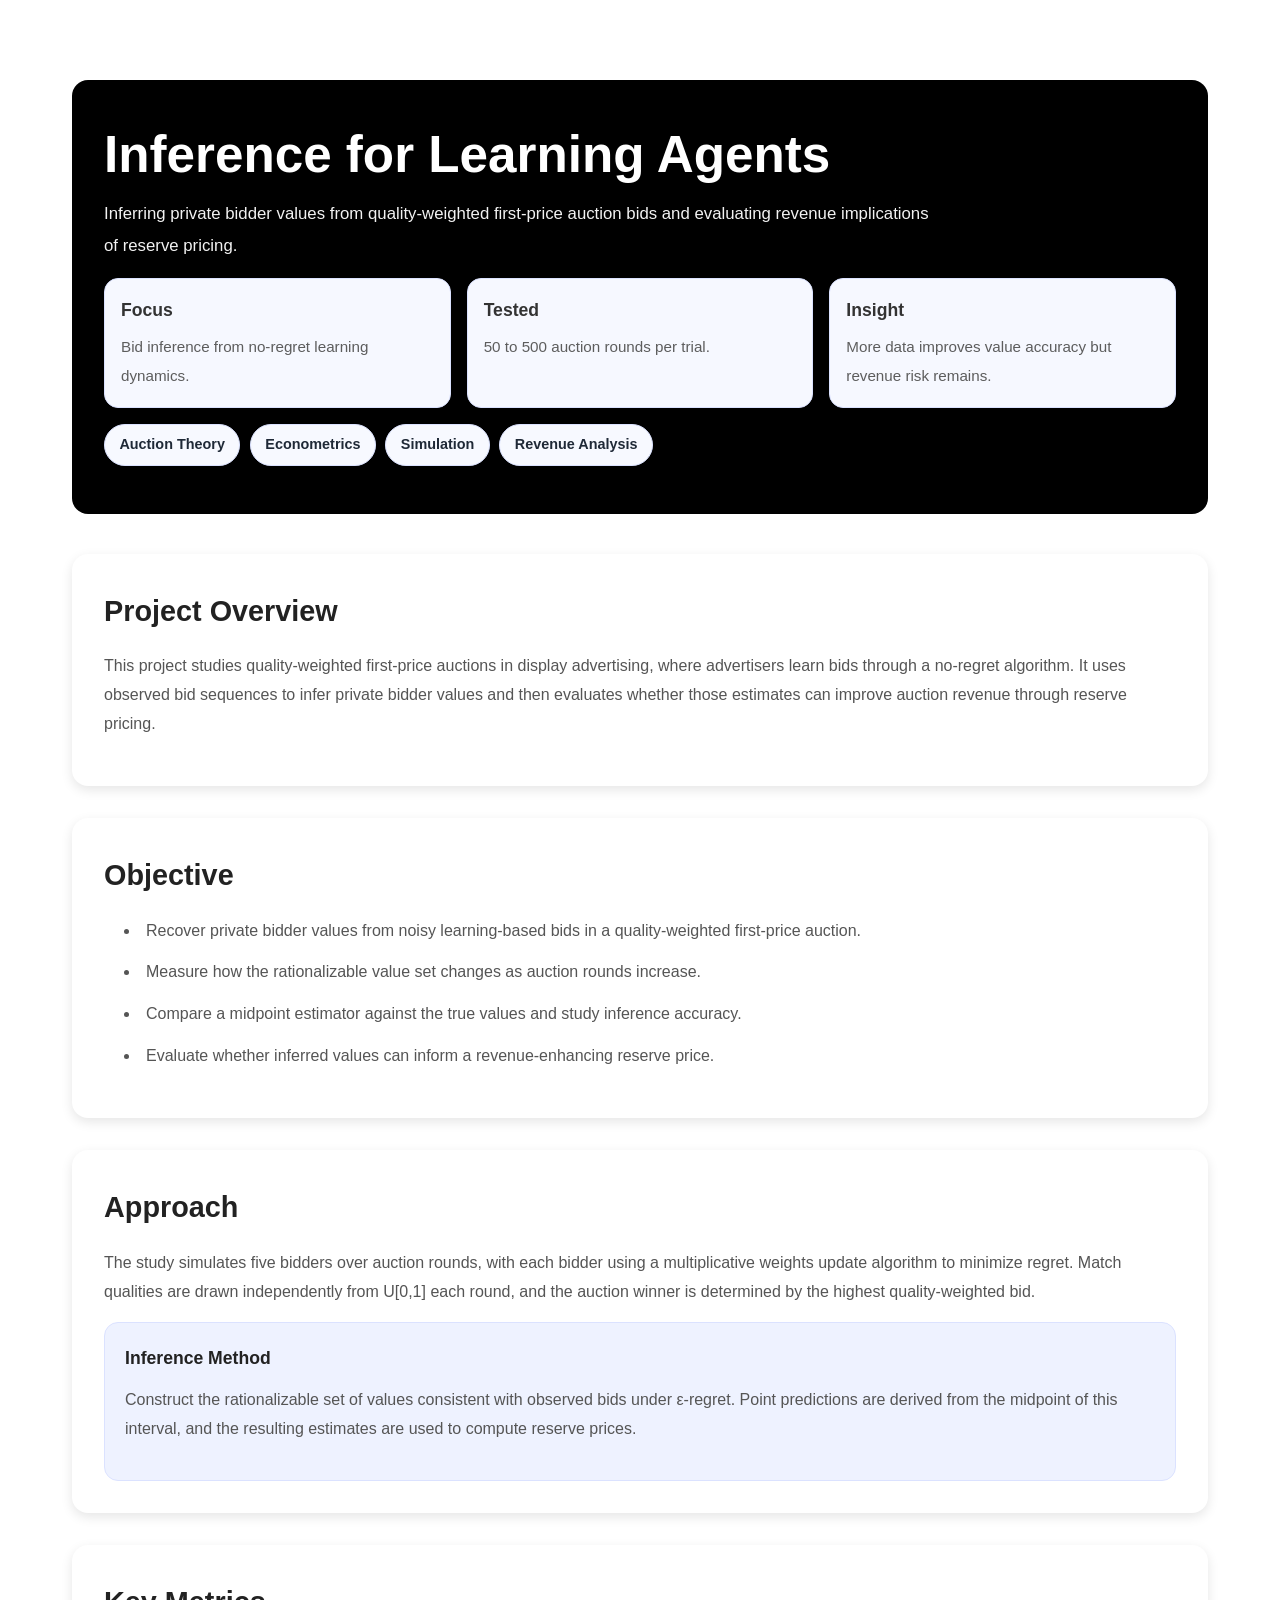
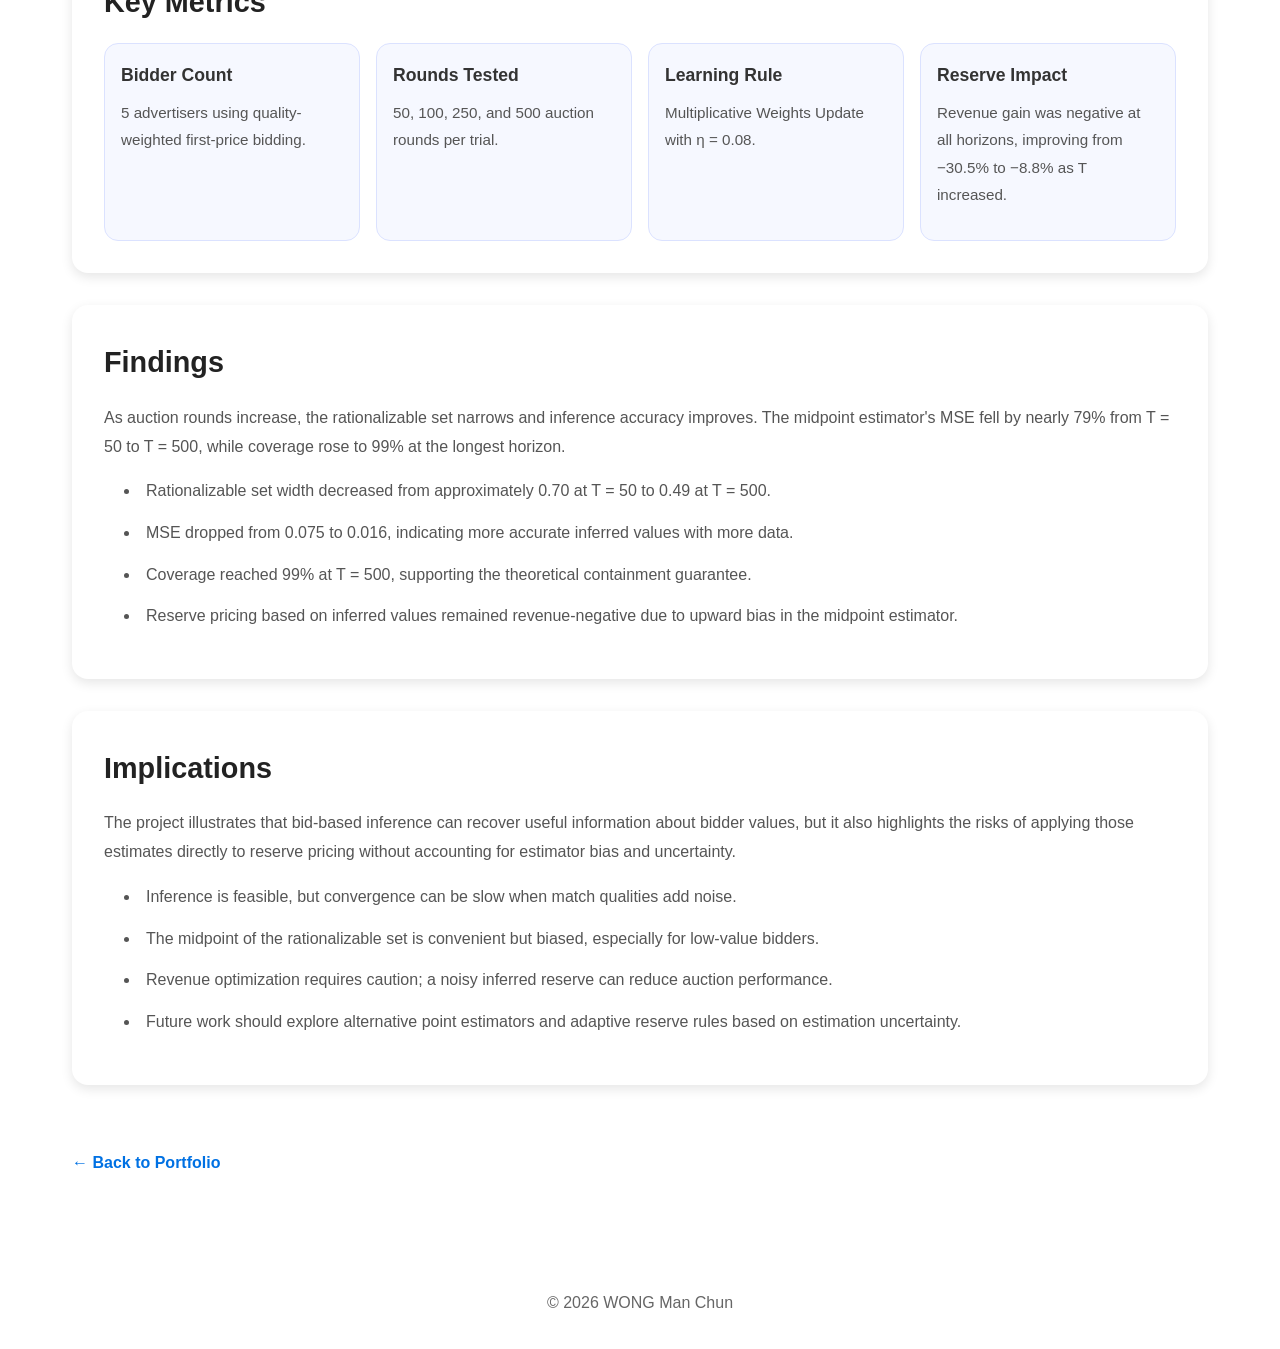
<file: project-ieda-4000c-inference.html>
<!DOCTYPE html>
<html lang="en">
<head>
    <meta charset="UTF-8">
    <meta name="viewport" content="width=device-width, initial-scale=1.0">
    <meta name="description" content="IEDA 4000C inference project exploring auction theory and equilibrium outcomes.">
    <title>IEDA 4000C Inference Project</title>
    <link rel="stylesheet" href="styles.css">
</head>
<body>
    <main>
        <div class="container">
        <header>
            <h1>Inference for Learning Agents</h1>
            <p>Inferring private bidder values from quality-weighted first-price auction bids and evaluating revenue implications of reserve pricing.</p>
            <div class="metric-grid">
                <div class="metric-box">
                    <h3>Focus</h3>
                    <p>Bid inference from no-regret learning dynamics.</p>
                </div>
                <div class="metric-box">
                    <h3>Tested</h3>
                    <p>50 to 500 auction rounds per trial.</p>
                </div>
                <div class="metric-box">
                    <h3>Insight</h3>
                    <p>More data improves value accuracy but revenue risk remains.</p>
                </div>
            </div>
            <div class="project-tags">
                <span class="project-tag">Auction Theory</span>
                <span class="project-tag">Econometrics</span>
                <span class="project-tag">Simulation</span>
                <span class="project-tag">Revenue Analysis</span>
            </div>
        </header>

        <section class="section">
            <h2>Project Overview</h2>
            <p>This project studies quality-weighted first-price auctions in display advertising, where advertisers learn bids through a no-regret algorithm. It uses observed bid sequences to infer private bidder values and then evaluates whether those estimates can improve auction revenue through reserve pricing.</p>
        </section>

        <section class="section">
            <h2>Objective</h2>
            <ul>
                <li>Recover private bidder values from noisy learning-based bids in a quality-weighted first-price auction.</li>
                <li>Measure how the rationalizable value set changes as auction rounds increase.</li>
                <li>Compare a midpoint estimator against the true values and study inference accuracy.</li>
                <li>Evaluate whether inferred values can inform a revenue-enhancing reserve price.</li>
            </ul>
        </section>

        <section class="section">
            <h2>Approach</h2>
            <p>The study simulates five bidders over auction rounds, with each bidder using a multiplicative weights update algorithm to minimize regret. Match qualities are drawn independently from U[0,1] each round, and the auction winner is determined by the highest quality-weighted bid.</p>
            <div class="highlight-box">
                <h3>Inference Method</h3>
                <p>Construct the rationalizable set of values consistent with observed bids under ε-regret. Point predictions are derived from the midpoint of this interval, and the resulting estimates are used to compute reserve prices.</p>
            </div>
        </section>

        <section class="section">
            <h2>Key Metrics</h2>
            <div class="metric-grid">
                <div class="metric-box">
                    <h3>Bidder Count</h3>
                    <p>5 advertisers using quality-weighted first-price bidding.</p>
                </div>
                <div class="metric-box">
                    <h3>Rounds Tested</h3>
                    <p>50, 100, 250, and 500 auction rounds per trial.</p>
                </div>
                <div class="metric-box">
                    <h3>Learning Rule</h3>
                    <p>Multiplicative Weights Update with η = 0.08.</p>
                </div>
                <div class="metric-box">
                    <h3>Reserve Impact</h3>
                    <p>Revenue gain was negative at all horizons, improving from −30.5% to −8.8% as T increased.</p>
                </div>
            </div>
        </section>

        <section class="section">
            <h2>Findings</h2>
            <p>As auction rounds increase, the rationalizable set narrows and inference accuracy improves. The midpoint estimator's MSE fell by nearly 79% from T = 50 to T = 500, while coverage rose to 99% at the longest horizon.</p>
            <ul>
                <li>Rationalizable set width decreased from approximately 0.70 at T = 50 to 0.49 at T = 500.</li>
                <li>MSE dropped from 0.075 to 0.016, indicating more accurate inferred values with more data.</li>
                <li>Coverage reached 99% at T = 500, supporting the theoretical containment guarantee.</li>
                <li>Reserve pricing based on inferred values remained revenue-negative due to upward bias in the midpoint estimator.</li>
            </ul>
        </section>

        <section class="section">
            <h2>Implications</h2>
            <p>The project illustrates that bid-based inference can recover useful information about bidder values, but it also highlights the risks of applying those estimates directly to reserve pricing without accounting for estimator bias and uncertainty.</p>
            <ul>
                <li>Inference is feasible, but convergence can be slow when match qualities add noise.</li>
                <li>The midpoint of the rationalizable set is convenient but biased, especially for low-value bidders.</li>
                <li>Revenue optimization requires caution; a noisy inferred reserve can reduce auction performance.</li>
                <li>Future work should explore alternative point estimators and adaptive reserve rules based on estimation uncertainty.</li>
            </ul>
        </section>

        <a class="back-link" href="index.html">← Back to Portfolio</a>
        </div>
    </main>

    <footer>
        <p>&copy; 2026 WONG Man Chun</p>
    </footer>
</body>
</html>
</file>
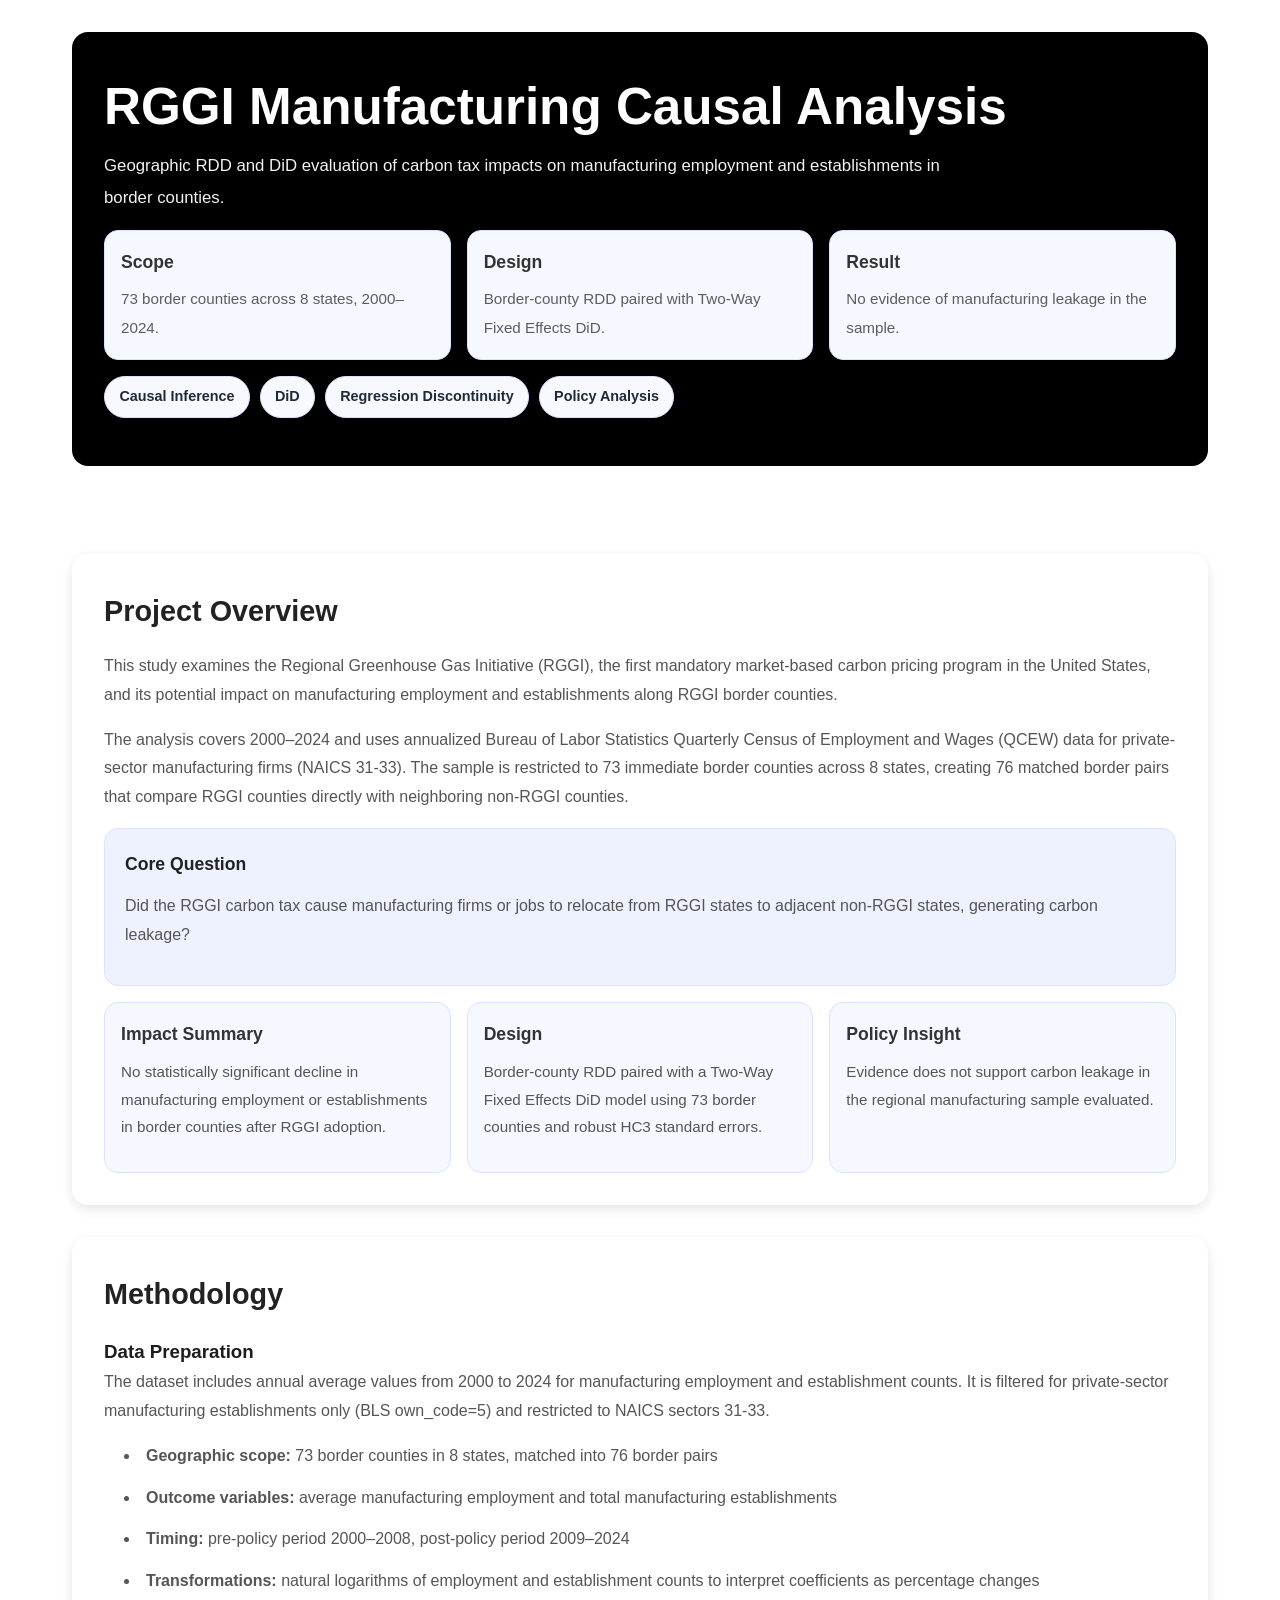
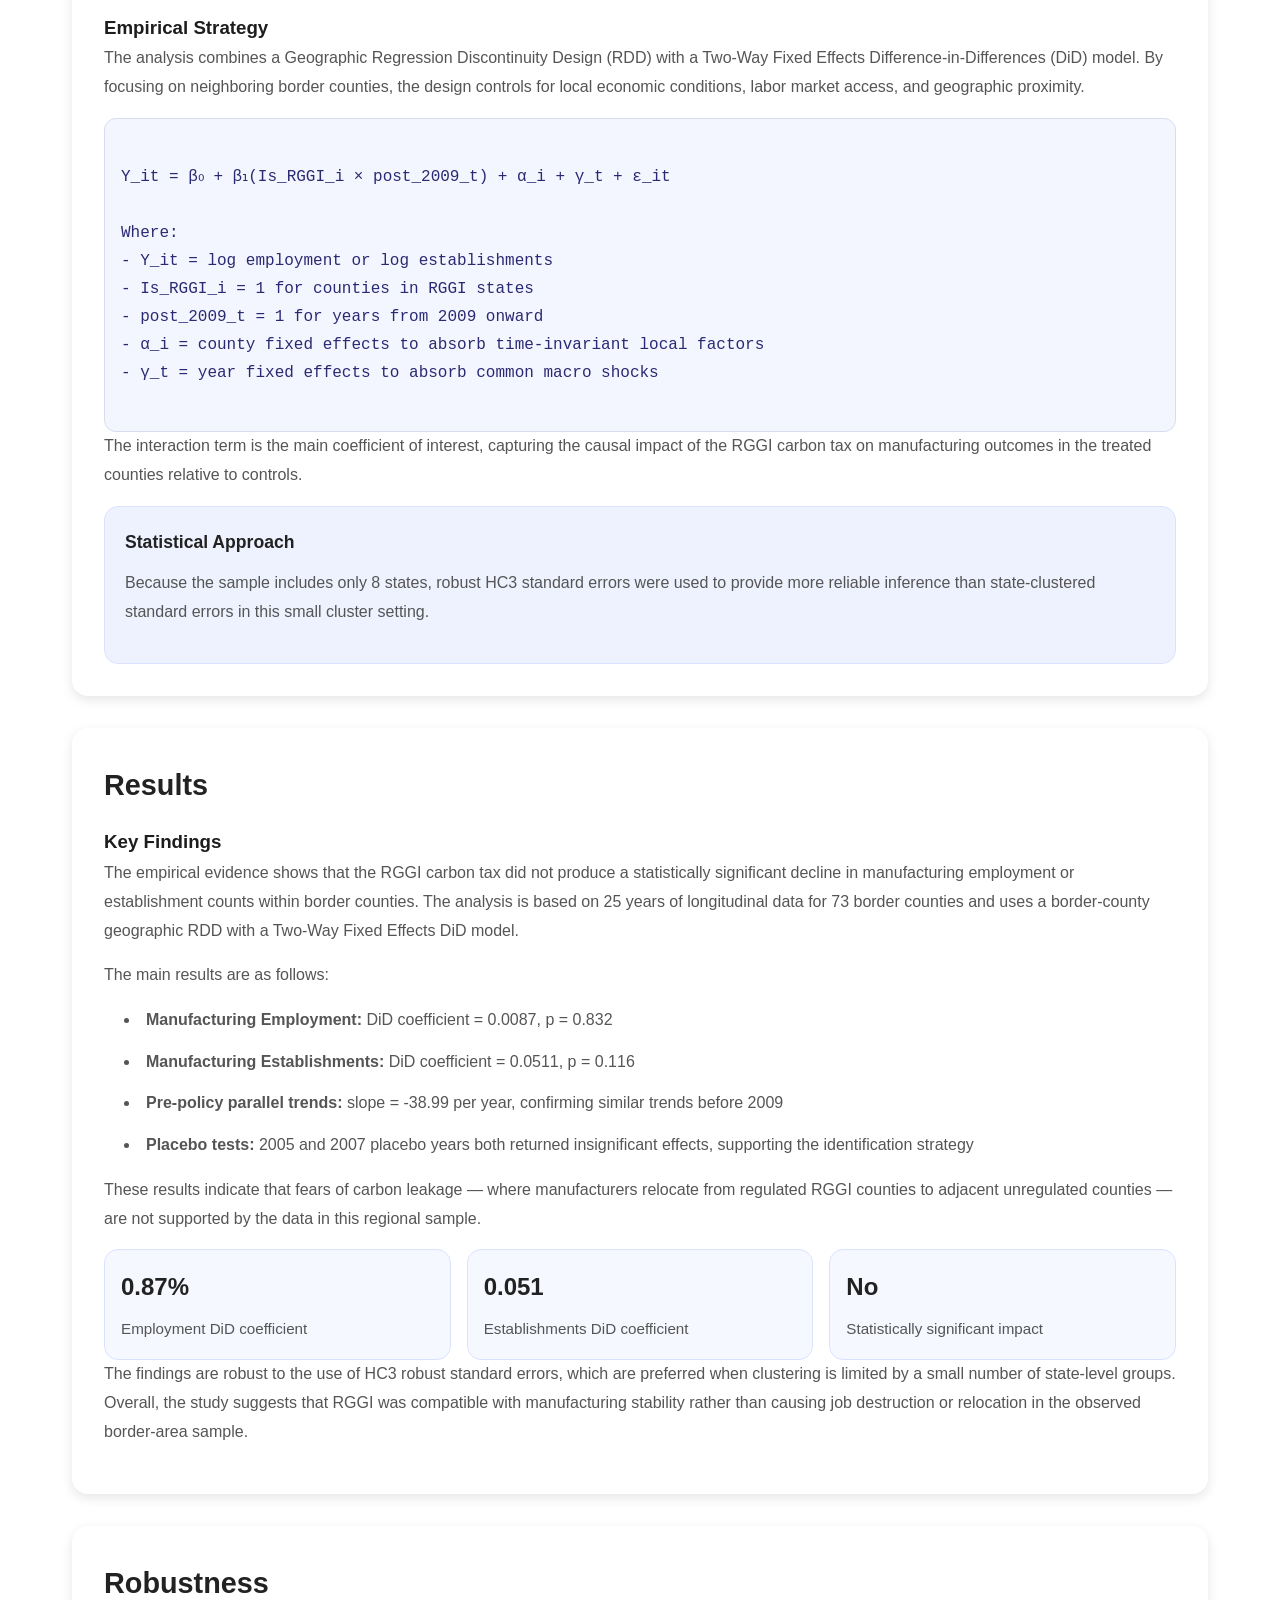
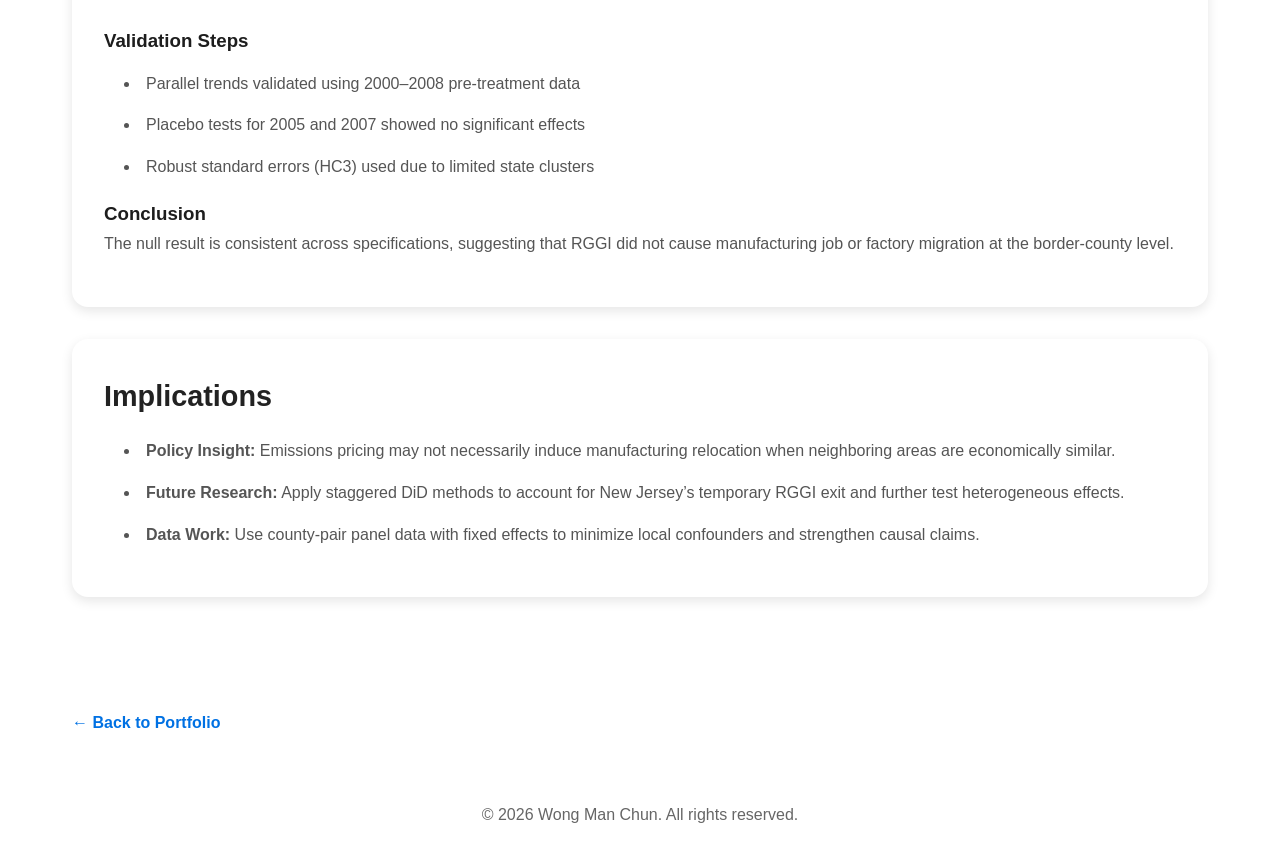
<file: project-rggi-manufacturing-causal-analysis.html>
<!DOCTYPE html>
<html lang="en">
<head>
    <meta charset="UTF-8">
    <meta name="viewport" content="width=device-width, initial-scale=1.0">
    <meta name="description" content="RGGI manufacturing causal analysis evaluating carbon tax impacts on production and energy usage.">
    <title>RGGI Manufacturing Causal Analysis - Wong Man Chun</title>
    <link rel="stylesheet" href="styles.css">
</head>
<body>
    <div class="container">
        <header>
            <h1>RGGI Manufacturing Causal Analysis</h1>
            <p>Geographic RDD and DiD evaluation of carbon tax impacts on manufacturing employment and establishments in border counties.</p>
            <div class="metric-grid">
                <div class="metric-box">
                    <h3>Scope</h3>
                    <p>73 border counties across 8 states, 2000–2024.</p>
                </div>
                <div class="metric-box">
                    <h3>Design</h3>
                    <p>Border-county RDD paired with Two-Way Fixed Effects DiD.</p>
                </div>
                <div class="metric-box">
                    <h3>Result</h3>
                    <p>No evidence of manufacturing leakage in the sample.</p>
                </div>
            </div>
            <div class="project-tags">
                <span class="project-tag">Causal Inference</span>
                <span class="project-tag">DiD</span>
                <span class="project-tag">Regression Discontinuity</span>
                <span class="project-tag">Policy Analysis</span>
            </div>
        </header>

        <main>
        <section class="project-section">
            <div class="section-header">
                <h2>Project Overview</h2>
            </div>
            <div class="section-content">
                <p>This study examines the Regional Greenhouse Gas Initiative (RGGI), the first mandatory market-based carbon pricing program in the United States, and its potential impact on manufacturing employment and establishments along RGGI border counties.</p>
                <p>The analysis covers 2000–2024 and uses annualized Bureau of Labor Statistics Quarterly Census of Employment and Wages (QCEW) data for private-sector manufacturing firms (NAICS 31-33). The sample is restricted to 73 immediate border counties across 8 states, creating 76 matched border pairs that compare RGGI counties directly with neighboring non-RGGI counties.</p>
                <div class="highlight-box">
                    <h3>Core Question</h3>
                    <p>Did the RGGI carbon tax cause manufacturing firms or jobs to relocate from RGGI states to adjacent non-RGGI states, generating carbon leakage?</p>
                </div>
                <div class="metric-grid">
                    <div class="metric-box">
                        <h3>Impact Summary</h3>
                        <p>No statistically significant decline in manufacturing employment or establishments in border counties after RGGI adoption.</p>
                    </div>
                    <div class="metric-box">
                        <h3>Design</h3>
                        <p>Border-county RDD paired with a Two-Way Fixed Effects DiD model using 73 border counties and robust HC3 standard errors.</p>
                    </div>
                    <div class="metric-box">
                        <h3>Policy Insight</h3>
                        <p>Evidence does not support carbon leakage in the regional manufacturing sample evaluated.</p>
                    </div>
                </div>
            </div>
        </section>

        <section class="project-section">
            <div class="section-header">
                <h2>Methodology</h2>
            </div>
            <div class="section-content">
                <h3>Data Preparation</h3>
                <p>The dataset includes annual average values from 2000 to 2024 for manufacturing employment and establishment counts. It is filtered for private-sector manufacturing establishments only (BLS own_code=5) and restricted to NAICS sectors 31-33.</p>
                <ul>
                    <li><strong>Geographic scope:</strong> 73 border counties in 8 states, matched into 76 border pairs</li>
                    <li><strong>Outcome variables:</strong> average manufacturing employment and total manufacturing establishments</li>
                    <li><strong>Timing:</strong> pre-policy period 2000–2008, post-policy period 2009–2024</li>
                    <li><strong>Transformations:</strong> natural logarithms of employment and establishment counts to interpret coefficients as percentage changes</li>
                </ul>

                <h3>Empirical Strategy</h3>
                <p>The analysis combines a Geographic Regression Discontinuity Design (RDD) with a Two-Way Fixed Effects Difference-in-Differences (DiD) model. By focusing on neighboring border counties, the design controls for local economic conditions, labor market access, and geographic proximity.</p>
                <div class="code-block">
Y_it = β₀ + β₁(Is_RGGI_i × post_2009_t) + α_i + γ_t + ε_it

Where:
- Y_it = log employment or log establishments
- Is_RGGI_i = 1 for counties in RGGI states
- post_2009_t = 1 for years from 2009 onward
- α_i = county fixed effects to absorb time-invariant local factors
- γ_t = year fixed effects to absorb common macro shocks
                </div>
                <p>The interaction term is the main coefficient of interest, capturing the causal impact of the RGGI carbon tax on manufacturing outcomes in the treated counties relative to controls.</p>
                <div class="highlight-box">
                    <h3>Statistical Approach</h3>
                    <p>Because the sample includes only 8 states, robust HC3 standard errors were used to provide more reliable inference than state-clustered standard errors in this small cluster setting.</p>
                </div>
            </div>
        </section>

        <section class="project-section">
            <div class="section-header">
                <h2>Results</h2>
            </div>
            <div class="section-content">
                <h3>Key Findings</h3>
                <p>The empirical evidence shows that the RGGI carbon tax did not produce a statistically significant decline in manufacturing employment or establishment counts within border counties. The analysis is based on 25 years of longitudinal data for 73 border counties and uses a border-county geographic RDD with a Two-Way Fixed Effects DiD model.</p>
                <p>The main results are as follows:</p>
                <ul>
                    <li><strong>Manufacturing Employment:</strong> DiD coefficient = 0.0087, p = 0.832</li>
                    <li><strong>Manufacturing Establishments:</strong> DiD coefficient = 0.0511, p = 0.116</li>
                    <li><strong>Pre-policy parallel trends:</strong> slope = -38.99 per year, confirming similar trends before 2009</li>
                    <li><strong>Placebo tests:</strong> 2005 and 2007 placebo years both returned insignificant effects, supporting the identification strategy</li>
                </ul>
                <p>These results indicate that fears of carbon leakage — where manufacturers relocate from regulated RGGI counties to adjacent unregulated counties — are not supported by the data in this regional sample.</p>

                <div class="metrics-grid">
                    <div class="metric-card">
                        <div class="metric-value">0.87%</div>
                        <div class="metric-label">Employment DiD coefficient</div>
                    </div>
                    <div class="metric-card">
                        <div class="metric-value">0.051</div>
                        <div class="metric-label">Establishments DiD coefficient</div>
                    </div>
                    <div class="metric-card">
                        <div class="metric-value">No</div>
                        <div class="metric-label">Statistically significant impact</div>
                    </div>
                </div>

                <p>The findings are robust to the use of HC3 robust standard errors, which are preferred when clustering is limited by a small number of state-level groups. Overall, the study suggests that RGGI was compatible with manufacturing stability rather than causing job destruction or relocation in the observed border-area sample.</p>
            </div>
        </section>

        <section class="project-section">
            <div class="section-header">
                <h2>Robustness</h2>
            </div>
            <div class="section-content">
                <h3>Validation Steps</h3>
                <ul>
                    <li>Parallel trends validated using 2000–2008 pre-treatment data</li>
                    <li>Placebo tests for 2005 and 2007 showed no significant effects</li>
                    <li>Robust standard errors (HC3) used due to limited state clusters</li>
                </ul>
                <h3>Conclusion</h3>
                <p>The null result is consistent across specifications, suggesting that RGGI did not cause manufacturing job or factory migration at the border-county level.</p>
            </div>
        </section>

        <section class="project-section">
            <div class="section-header">
                <h2>Implications</h2>
            </div>
            <div class="section-content">
                <ul class="recommendations-list">
                    <li><strong>Policy Insight:</strong> Emissions pricing may not necessarily induce manufacturing relocation when neighboring areas are economically similar.</li>
                    <li><strong>Future Research:</strong> Apply staggered DiD methods to account for New Jersey’s temporary RGGI exit and further test heterogeneous effects.</li>
                    <li><strong>Data Work:</strong> Use county-pair panel data with fixed effects to minimize local confounders and strengthen causal claims.</li>
                </ul>
            </div>
        </section>
        </main>

        <a class="back-link" href="index.html">← Back to Portfolio</a>
    </div>

    <footer>
        <p>&copy; 2026 Wong Man Chun. All rights reserved.</p>
    </footer>
</body>
</html>
</file>
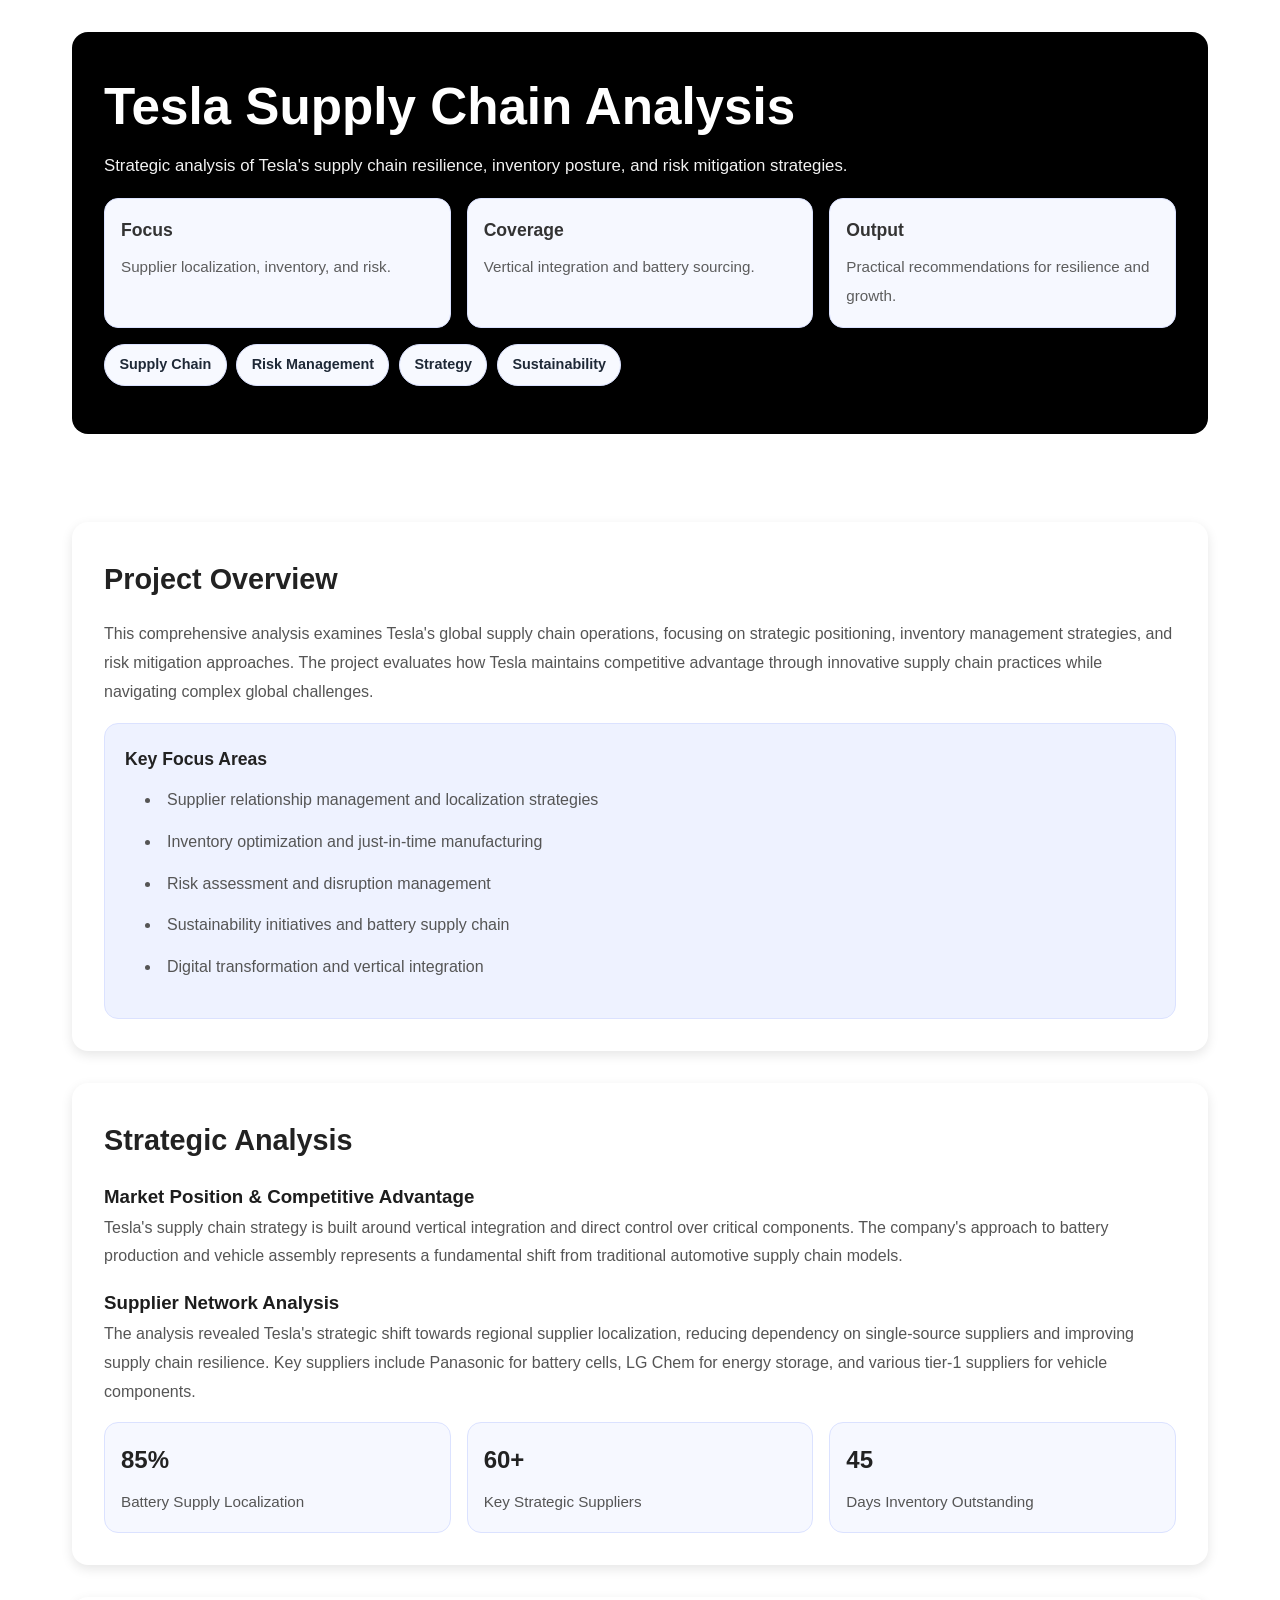
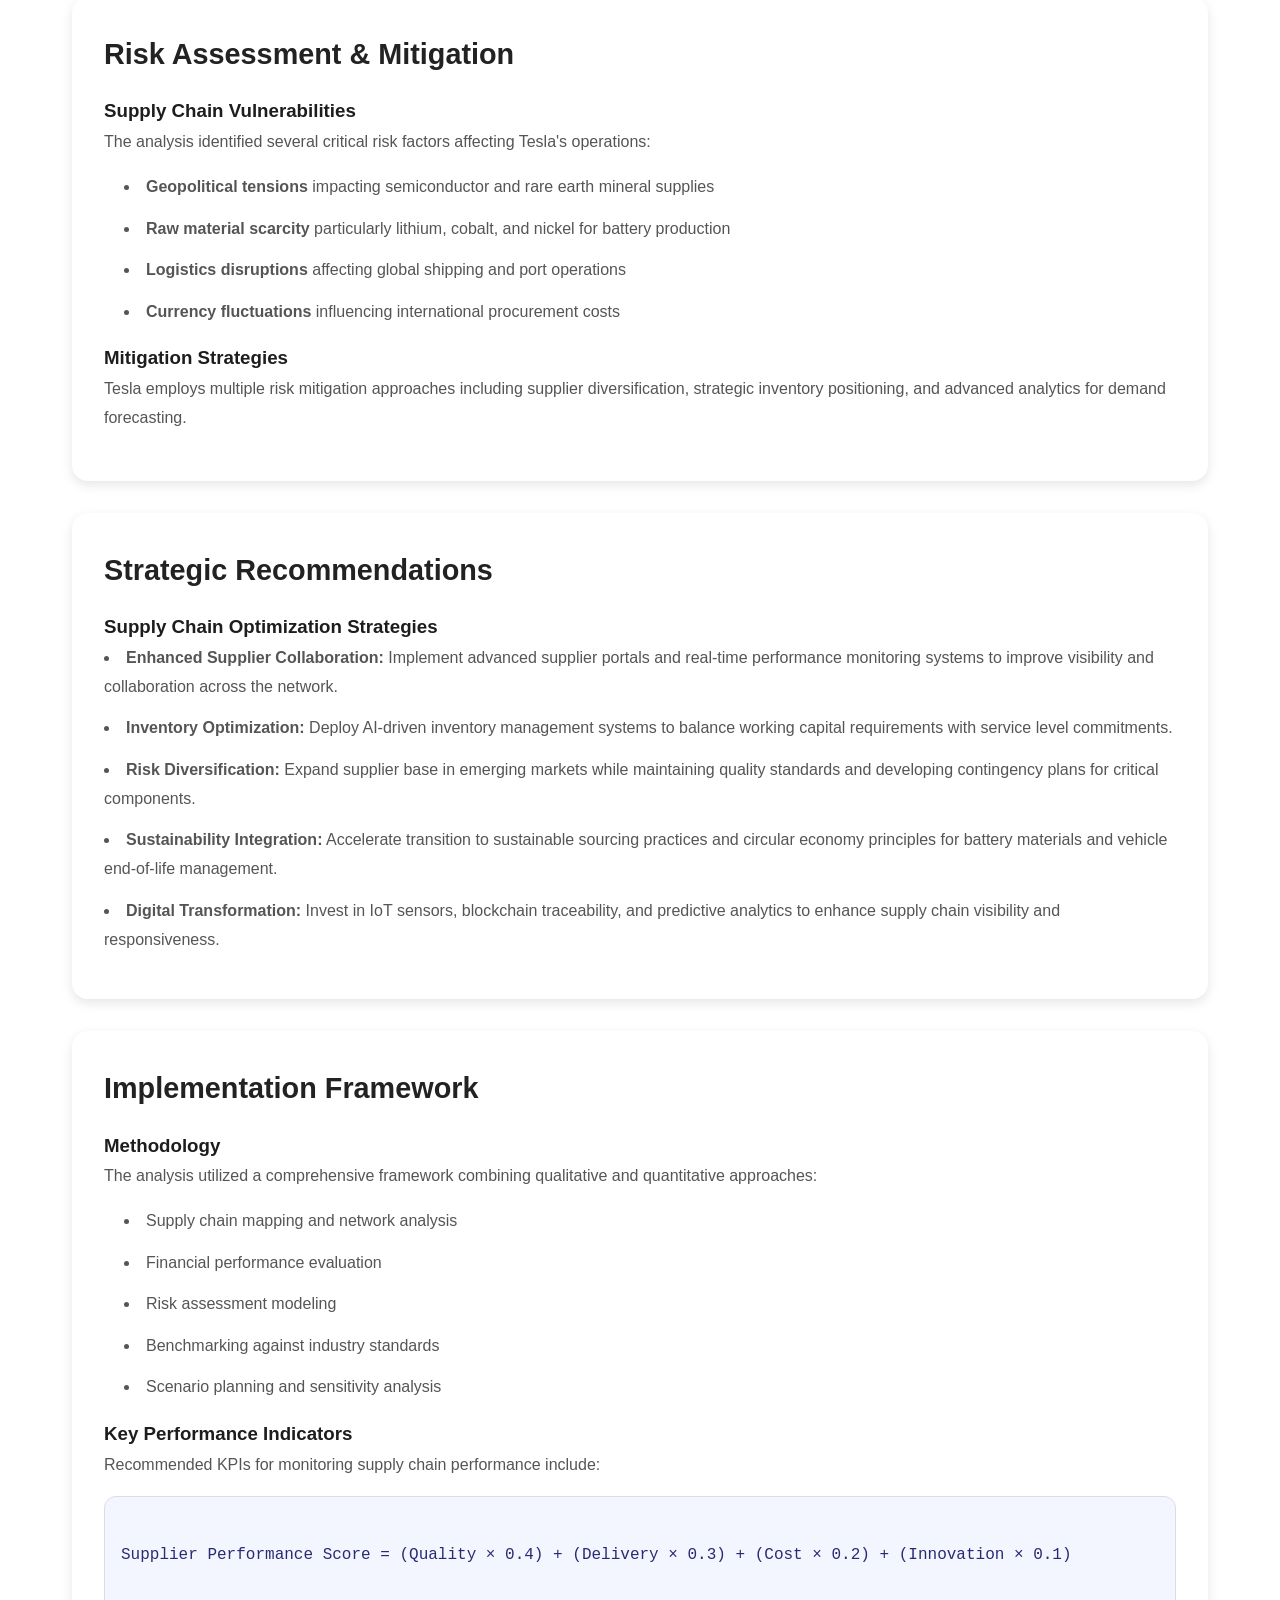
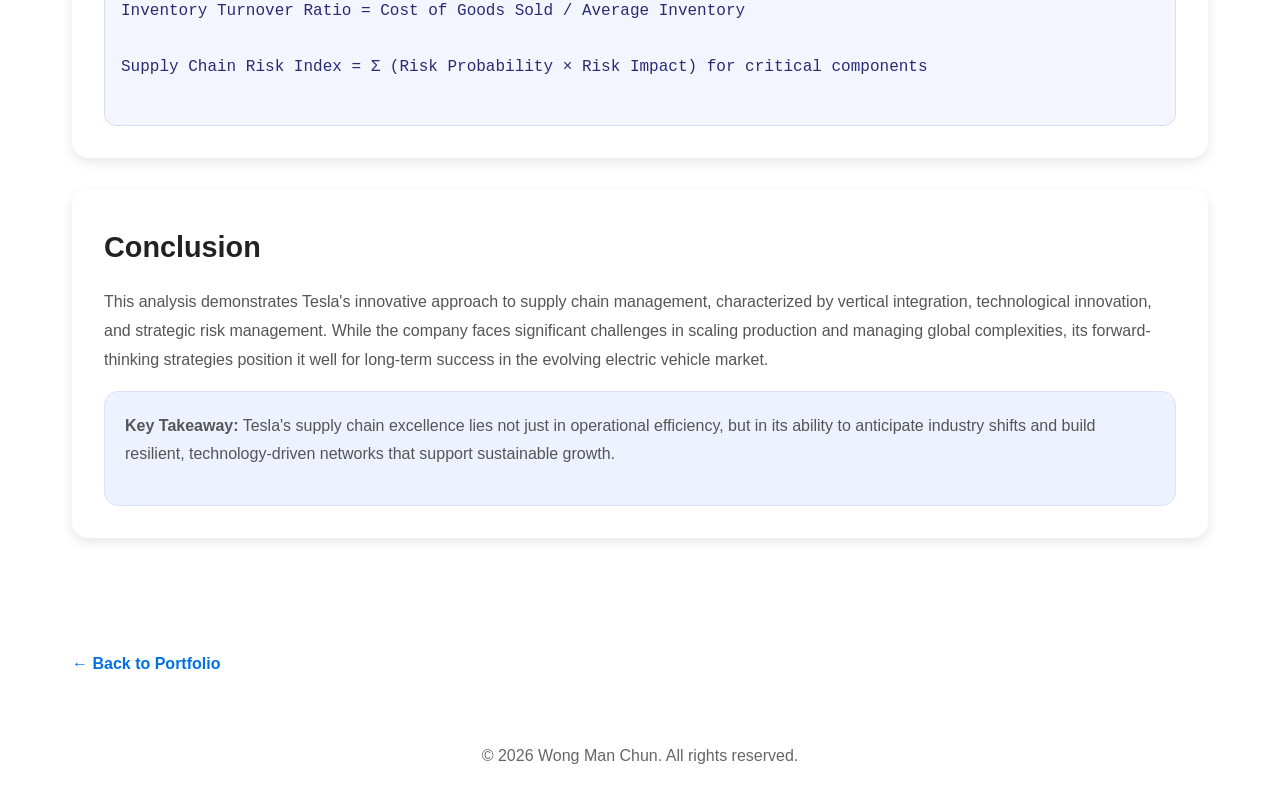
<file: project-tesla-supply-chain-analysis.html>
<!DOCTYPE html>
<html lang="en">
<head>
    <meta charset="UTF-8">
    <meta name="viewport" content="width=device-width, initial-scale=1.0">
    <meta name="description" content="Tesla supply chain analysis project identifying logistics improvements and supplier resiliency.">
    <title>Tesla Supply Chain Analysis - Wong Man Chun</title>
    <link rel="stylesheet" href="styles.css">
</head>
<body>
    <div class="container">
        <!-- Header -->
        <header>
            <h1>Tesla Supply Chain Analysis</h1>
            <p>Strategic analysis of Tesla's supply chain resilience, inventory posture, and risk mitigation strategies.</p>
            <div class="metric-grid">
                <div class="metric-box">
                    <h3>Focus</h3>
                    <p>Supplier localization, inventory, and risk.</p>
                </div>
                <div class="metric-box">
                    <h3>Coverage</h3>
                    <p>Vertical integration and battery sourcing.</p>
                </div>
                <div class="metric-box">
                    <h3>Output</h3>
                    <p>Practical recommendations for resilience and growth.</p>
                </div>
            </div>
            <div class="project-tags">
                <span class="project-tag">Supply Chain</span>
                <span class="project-tag">Risk Management</span>
                <span class="project-tag">Strategy</span>
                <span class="project-tag">Sustainability</span>
            </div>
        </header>

        <!-- Main Content -->
        <main>
        <!-- Project Overview -->
        <section class="project-section">
            <div class="section-header">
                <h2>Project Overview</h2>
            </div>
            <div class="section-content">
                <p>This comprehensive analysis examines Tesla's global supply chain operations, focusing on strategic positioning, inventory management strategies, and risk mitigation approaches. The project evaluates how Tesla maintains competitive advantage through innovative supply chain practices while navigating complex global challenges.</p>

                <div class="highlight-box">
                    <h3>Key Focus Areas</h3>
                    <ul>
                        <li>Supplier relationship management and localization strategies</li>
                        <li>Inventory optimization and just-in-time manufacturing</li>
                        <li>Risk assessment and disruption management</li>
                        <li>Sustainability initiatives and battery supply chain</li>
                        <li>Digital transformation and vertical integration</li>
                    </ul>
                </div>
            </div>
        </section>

        <!-- Strategic Analysis -->
        <section class="project-section">
            <div class="section-header">
                <h2>Strategic Analysis</h2>
            </div>
            <div class="section-content">
                <h3>Market Position & Competitive Advantage</h3>
                <p>Tesla's supply chain strategy is built around vertical integration and direct control over critical components. The company's approach to battery production and vehicle assembly represents a fundamental shift from traditional automotive supply chain models.</p>

                <h3>Supplier Network Analysis</h3>
                <p>The analysis revealed Tesla's strategic shift towards regional supplier localization, reducing dependency on single-source suppliers and improving supply chain resilience. Key suppliers include Panasonic for battery cells, LG Chem for energy storage, and various tier-1 suppliers for vehicle components.</p>

                <div class="metrics-grid">
                    <div class="metric-card">
                        <div class="metric-value">85%</div>
                        <div class="metric-label">Battery Supply Localization</div>
                    </div>
                    <div class="metric-card">
                        <div class="metric-value">60+</div>
                        <div class="metric-label">Key Strategic Suppliers</div>
                    </div>
                    <div class="metric-card">
                        <div class="metric-value">45</div>
                        <div class="metric-label">Days Inventory Outstanding</div>
                    </div>
                </div>
            </div>
        </section>

        <!-- Risk Assessment -->
        <section class="project-section">
            <div class="section-header">
                <h2>Risk Assessment & Mitigation</h2>
            </div>
            <div class="section-content">
                <h3>Supply Chain Vulnerabilities</h3>
                <p>The analysis identified several critical risk factors affecting Tesla's operations:</p>
                <ul>
                    <li><strong>Geopolitical tensions</strong> impacting semiconductor and rare earth mineral supplies</li>
                    <li><strong>Raw material scarcity</strong> particularly lithium, cobalt, and nickel for battery production</li>
                    <li><strong>Logistics disruptions</strong> affecting global shipping and port operations</li>
                    <li><strong>Currency fluctuations</strong> influencing international procurement costs</li>
                </ul>

                <h3>Mitigation Strategies</h3>
                <p>Tesla employs multiple risk mitigation approaches including supplier diversification, strategic inventory positioning, and advanced analytics for demand forecasting.</p>
            </div>
        </section>

        <!-- Optimization Recommendations -->
        <section class="project-section">
            <div class="section-header">
                <h2>Strategic Recommendations</h2>
            </div>
            <div class="section-content">
                <h3>Supply Chain Optimization Strategies</h3>
                <div class="recommendations-list">
                    <li><strong>Enhanced Supplier Collaboration:</strong> Implement advanced supplier portals and real-time performance monitoring systems to improve visibility and collaboration across the network.</li>
                    <li><strong>Inventory Optimization:</strong> Deploy AI-driven inventory management systems to balance working capital requirements with service level commitments.</li>
                    <li><strong>Risk Diversification:</strong> Expand supplier base in emerging markets while maintaining quality standards and developing contingency plans for critical components.</li>
                    <li><strong>Sustainability Integration:</strong> Accelerate transition to sustainable sourcing practices and circular economy principles for battery materials and vehicle end-of-life management.</li>
                    <li><strong>Digital Transformation:</strong> Invest in IoT sensors, blockchain traceability, and predictive analytics to enhance supply chain visibility and responsiveness.</li>
                </div>
            </div>
        </section>

        <!-- Implementation Approach -->
        <section class="project-section">
            <div class="section-header">
                <h2>Implementation Framework</h2>
            </div>
            <div class="section-content">
                <h3>Methodology</h3>
                <p>The analysis utilized a comprehensive framework combining qualitative and quantitative approaches:</p>
                <ul>
                    <li>Supply chain mapping and network analysis</li>
                    <li>Financial performance evaluation</li>
                    <li>Risk assessment modeling</li>
                    <li>Benchmarking against industry standards</li>
                    <li>Scenario planning and sensitivity analysis</li>
                </ul>

                <h3>Key Performance Indicators</h3>
                <p>Recommended KPIs for monitoring supply chain performance include:</p>
                <div class="code-block">
Supplier Performance Score = (Quality × 0.4) + (Delivery × 0.3) + (Cost × 0.2) + (Innovation × 0.1)

Inventory Turnover Ratio = Cost of Goods Sold / Average Inventory

Supply Chain Risk Index = Σ (Risk Probability × Risk Impact) for critical components
                </div>
            </div>
        </section>

        <!-- Conclusion -->
        <section class="project-section">
            <div class="section-header">
                <h2>Conclusion</h2>
            </div>
            <div class="section-content">
                <p>This analysis demonstrates Tesla's innovative approach to supply chain management, characterized by vertical integration, technological innovation, and strategic risk management. While the company faces significant challenges in scaling production and managing global complexities, its forward-thinking strategies position it well for long-term success in the evolving electric vehicle market.</p>

                <div class="highlight-box">
                    <p><strong>Key Takeaway:</strong> Tesla's supply chain excellence lies not just in operational efficiency, but in its ability to anticipate industry shifts and build resilient, technology-driven networks that support sustainable growth.</p>
                </div>
            </div>
        </section>
        </main>

        <a class="back-link" href="index.html">← Back to Portfolio</a>
    </div>

    <!-- Footer -->
    <footer>
        <p>&copy; 2026 Wong Man Chun. All rights reserved.</p>
    </footer>
</body>
</html>
</file>
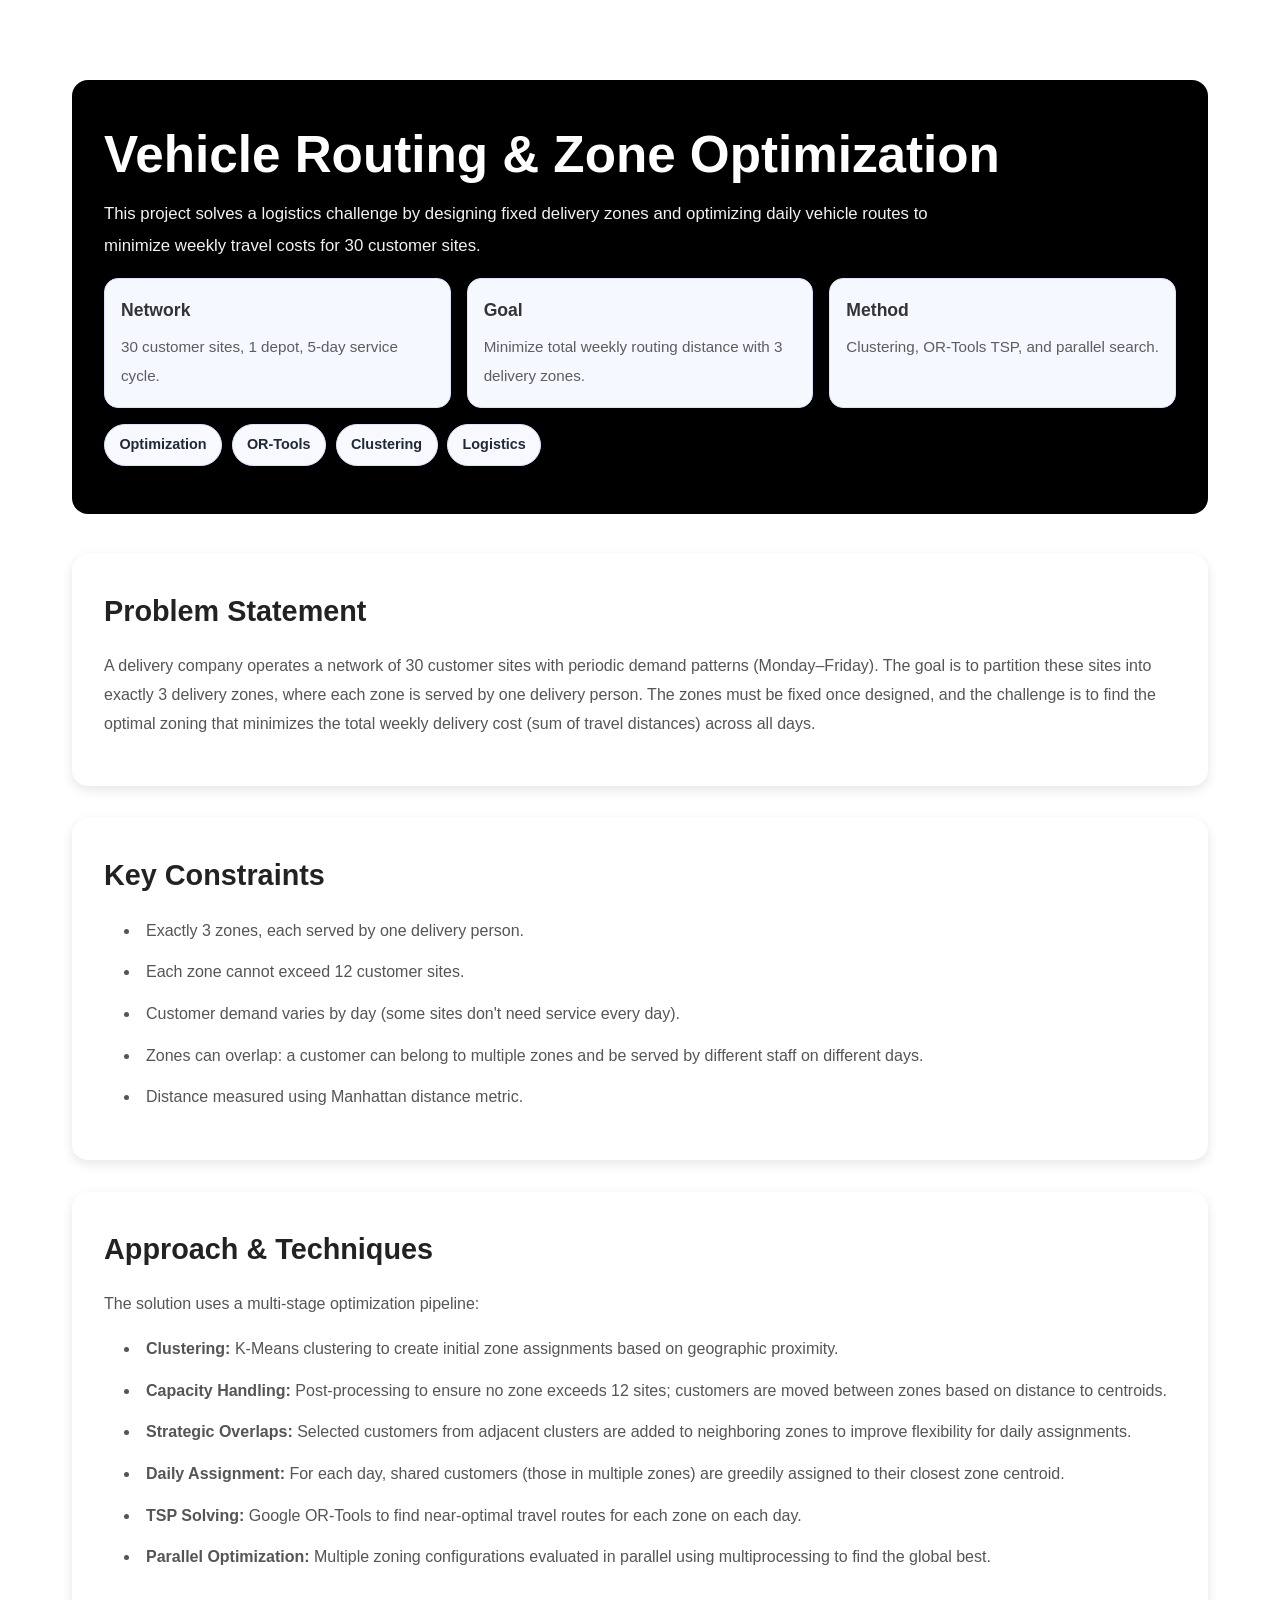
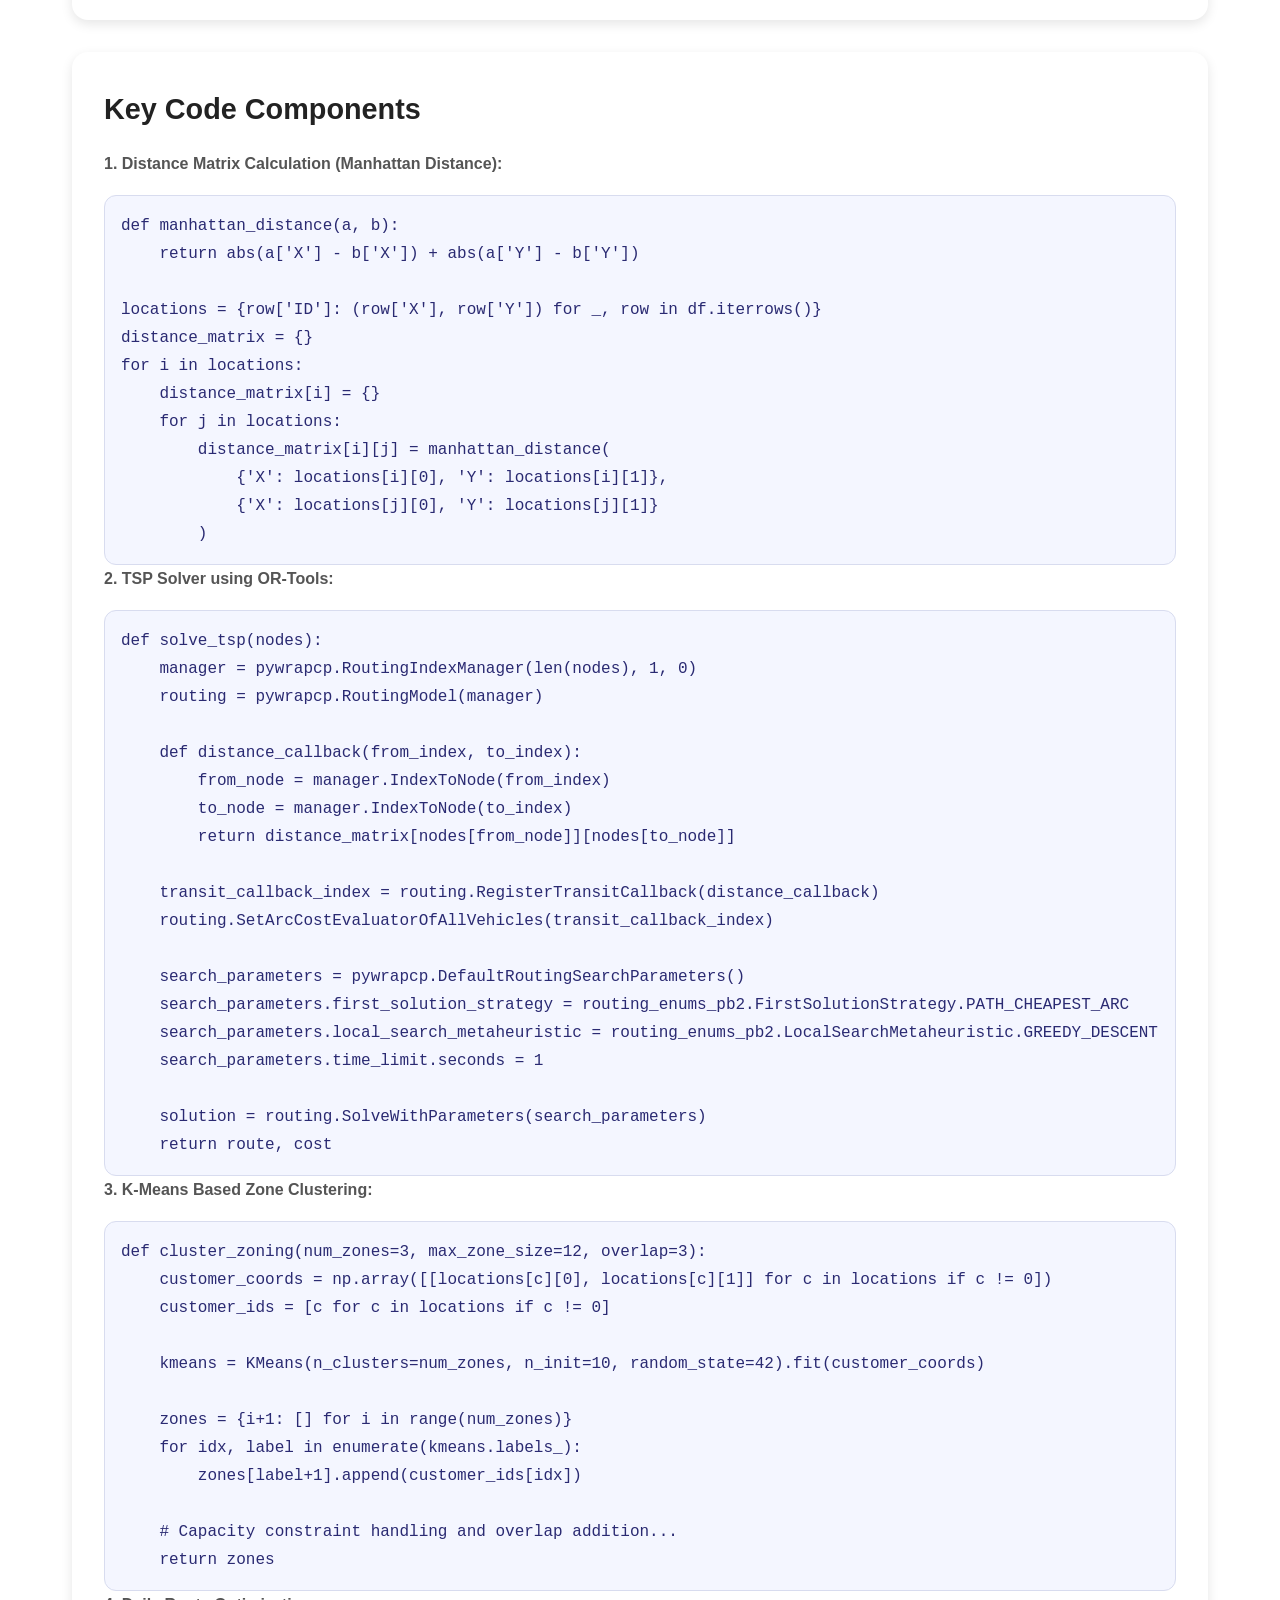
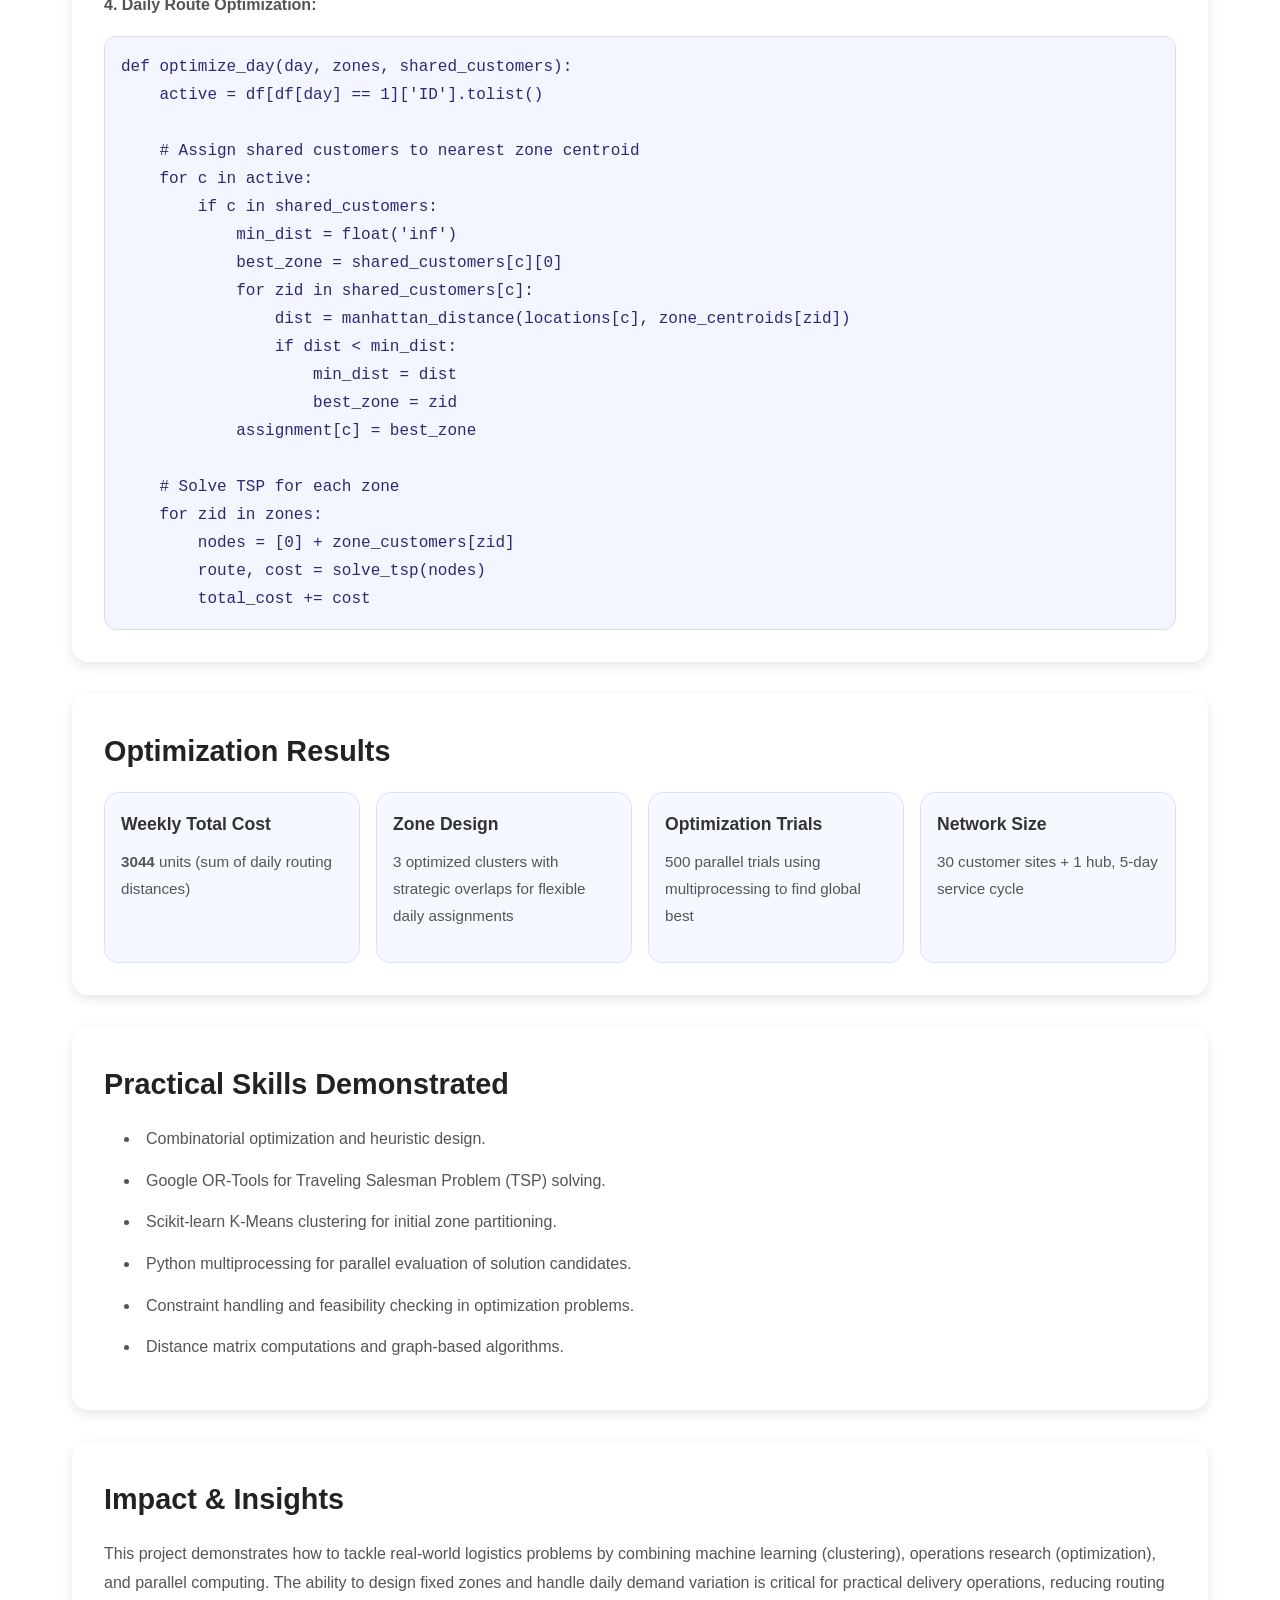
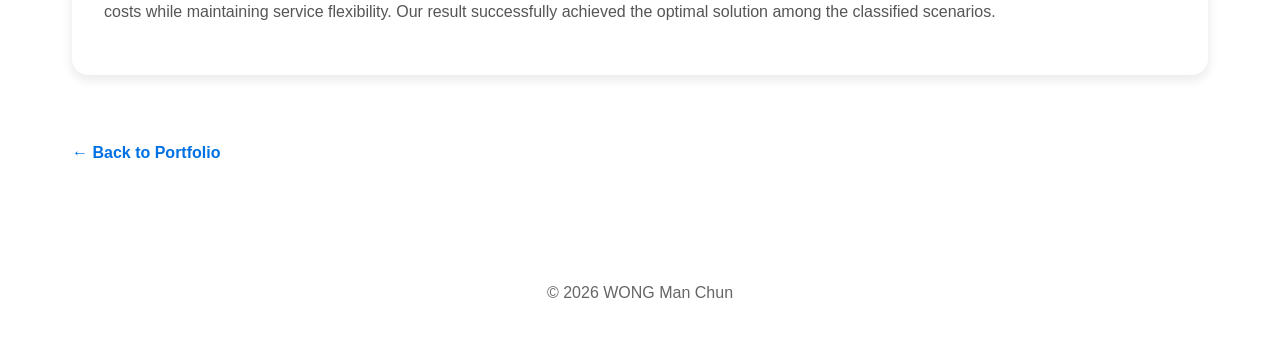
<file: project-vehicle-routing-optimization.html>
<!DOCTYPE html>
<html lang="en">
<head>
    <meta charset="UTF-8">
    <meta name="viewport" content="width=device-width, initial-scale=1.0">
    <meta name="description" content="Vehicle routing optimization project using heuristics to minimize travel distance and zone assignments.">
    <title>Vehicle Routing & Zone Optimization Project</title>
    <link rel="stylesheet" href="styles.css">
</head>
<body>
    <main>
        <div class="container">
        <header>
            <h1>Vehicle Routing & Zone Optimization</h1>
            <p>This project solves a logistics challenge by designing fixed delivery zones and optimizing daily vehicle routes to minimize weekly travel costs for 30 customer sites.</p>
            <div class="metric-grid">
                <div class="metric-box">
                    <h3>Network</h3>
                    <p>30 customer sites, 1 depot, 5-day service cycle.</p>
                </div>
                <div class="metric-box">
                    <h3>Goal</h3>
                    <p>Minimize total weekly routing distance with 3 delivery zones.</p>
                </div>
                <div class="metric-box">
                    <h3>Method</h3>
                    <p>Clustering, OR-Tools TSP, and parallel search.</p>
                </div>
            </div>
            <div class="project-tags">
                <span class="project-tag">Optimization</span>
                <span class="project-tag">OR-Tools</span>
                <span class="project-tag">Clustering</span>
                <span class="project-tag">Logistics</span>
            </div>
        </header>

        <section class="section">
            <h2>Problem Statement</h2>
            <p>A delivery company operates a network of 30 customer sites with periodic demand patterns (Monday–Friday). The goal is to partition these sites into exactly 3 delivery zones, where each zone is served by one delivery person. The zones must be fixed once designed, and the challenge is to find the optimal zoning that minimizes the total weekly delivery cost (sum of travel distances) across all days.</p>
        </section>

        <section class="section">
            <h2>Key Constraints</h2>
            <ul>
                <li>Exactly 3 zones, each served by one delivery person.</li>
                <li>Each zone cannot exceed 12 customer sites.</li>
                <li>Customer demand varies by day (some sites don't need service every day).</li>
                <li>Zones can overlap: a customer can belong to multiple zones and be served by different staff on different days.</li>
                <li>Distance measured using Manhattan distance metric.</li>
            </ul>
        </section>

        <section class="section">
            <h2>Approach & Techniques</h2>
            <p>The solution uses a multi-stage optimization pipeline:</p>
            <ul>
                <li><strong>Clustering:</strong> K-Means clustering to create initial zone assignments based on geographic proximity.</li>
                <li><strong>Capacity Handling:</strong> Post-processing to ensure no zone exceeds 12 sites; customers are moved between zones based on distance to centroids.</li>
                <li><strong>Strategic Overlaps:</strong> Selected customers from adjacent clusters are added to neighboring zones to improve flexibility for daily assignments.</li>
                <li><strong>Daily Assignment:</strong> For each day, shared customers (those in multiple zones) are greedily assigned to their closest zone centroid.</li>
                <li><strong>TSP Solving:</strong> Google OR-Tools to find near-optimal travel routes for each zone on each day.</li>
                <li><strong>Parallel Optimization:</strong> Multiple zoning configurations evaluated in parallel using multiprocessing to find the global best.</li>
            </ul>
        </section>

        <section class="section">
            <h2>Key Code Components</h2>
            <p><strong>1. Distance Matrix Calculation (Manhattan Distance):</strong></p>
            <pre><code>def manhattan_distance(a, b):
    return abs(a['X'] - b['X']) + abs(a['Y'] - b['Y'])

locations = {row['ID']: (row['X'], row['Y']) for _, row in df.iterrows()}
distance_matrix = {}
for i in locations:
    distance_matrix[i] = {}
    for j in locations:
        distance_matrix[i][j] = manhattan_distance(
            {'X': locations[i][0], 'Y': locations[i][1]},
            {'X': locations[j][0], 'Y': locations[j][1]}
        )</code></pre>

            <p><strong>2. TSP Solver using OR-Tools:</strong></p>
            <pre><code>def solve_tsp(nodes):
    manager = pywrapcp.RoutingIndexManager(len(nodes), 1, 0)
    routing = pywrapcp.RoutingModel(manager)
    
    def distance_callback(from_index, to_index):
        from_node = manager.IndexToNode(from_index)
        to_node = manager.IndexToNode(to_index)
        return distance_matrix[nodes[from_node]][nodes[to_node]]
    
    transit_callback_index = routing.RegisterTransitCallback(distance_callback)
    routing.SetArcCostEvaluatorOfAllVehicles(transit_callback_index)
    
    search_parameters = pywrapcp.DefaultRoutingSearchParameters()
    search_parameters.first_solution_strategy = routing_enums_pb2.FirstSolutionStrategy.PATH_CHEAPEST_ARC
    search_parameters.local_search_metaheuristic = routing_enums_pb2.LocalSearchMetaheuristic.GREEDY_DESCENT
    search_parameters.time_limit.seconds = 1
    
    solution = routing.SolveWithParameters(search_parameters)
    return route, cost</code></pre>

            <p><strong>3. K-Means Based Zone Clustering:</strong></p>
            <pre><code>def cluster_zoning(num_zones=3, max_zone_size=12, overlap=3):
    customer_coords = np.array([[locations[c][0], locations[c][1]] for c in locations if c != 0])
    customer_ids = [c for c in locations if c != 0]
    
    kmeans = KMeans(n_clusters=num_zones, n_init=10, random_state=42).fit(customer_coords)
    
    zones = {i+1: [] for i in range(num_zones)}
    for idx, label in enumerate(kmeans.labels_):
        zones[label+1].append(customer_ids[idx])
    
    # Capacity constraint handling and overlap addition...
    return zones</code></pre>

            <p><strong>4. Daily Route Optimization:</strong></p>
            <pre><code>def optimize_day(day, zones, shared_customers):
    active = df[df[day] == 1]['ID'].tolist()
    
    # Assign shared customers to nearest zone centroid
    for c in active:
        if c in shared_customers:
            min_dist = float('inf')
            best_zone = shared_customers[c][0]
            for zid in shared_customers[c]:
                dist = manhattan_distance(locations[c], zone_centroids[zid])
                if dist < min_dist:
                    min_dist = dist
                    best_zone = zid
            assignment[c] = best_zone
    
    # Solve TSP for each zone
    for zid in zones:
        nodes = [0] + zone_customers[zid]
        route, cost = solve_tsp(nodes)
        total_cost += cost</code></pre>
        </section>

        <section class="section">
            <h2>Optimization Results</h2>
            <div class="metric-grid">
                <div class="metric-box">
                    <h3>Weekly Total Cost</h3>
                    <p><strong>3044</strong> units (sum of daily routing distances)</p>
                </div>
                <div class="metric-box">
                    <h3>Zone Design</h3>
                    <p>3 optimized clusters with strategic overlaps for flexible daily assignments</p>
                </div>
                <div class="metric-box">
                    <h3>Optimization Trials</h3>
                    <p>500 parallel trials using multiprocessing to find global best</p>
                </div>
                <div class="metric-box">
                    <h3>Network Size</h3>
                    <p>30 customer sites + 1 hub, 5-day service cycle</p>
                </div>
            </div>
        </section>

        <section class="section">
            <h2>Practical Skills Demonstrated</h2>
            <ul>
                <li>Combinatorial optimization and heuristic design.</li>
                <li>Google OR-Tools for Traveling Salesman Problem (TSP) solving.</li>
                <li>Scikit-learn K-Means clustering for initial zone partitioning.</li>
                <li>Python multiprocessing for parallel evaluation of solution candidates.</li>
                <li>Constraint handling and feasibility checking in optimization problems.</li>
                <li>Distance matrix computations and graph-based algorithms.</li>
            </ul>
        </section>

        <section class="section">
            <h2>Impact & Insights</h2>
            <p>This project demonstrates how to tackle real-world logistics problems by combining machine learning (clustering), operations research (optimization), and parallel computing. The ability to design fixed zones and handle daily demand variation is critical for practical delivery operations, reducing routing costs while maintaining service flexibility. Our result successfully achieved the optimal solution among the classified scenarios.</p>
        </section>

        <a class="back-link" href="index.html">← Back to Portfolio</a>
        </div>
    </main>

    <footer>
        <p>&copy; 2026 WONG Man Chun</p>
    </footer>
</body>
</html>
</file>
<file: styles.css>
/* Shared project detail page style matched to index.html */
* {
    margin: 0;
    padding: 0;
    box-sizing: border-box;
}
:root {
    --color-primary: #000;
    --color-secondary: #1d1d1d;
    --color-light: #f5f5f7;
    --color-accent: #0071e3;
    --color-accent-hover: #0077ed;
    --color-text: #1d1d1d;
    --color-text-secondary: #6e6e73;
    --color-border: #d2d2d7;
    --transition: all 0.3s cubic-bezier(0.4, 0, 0.2, 1);
    --shadow-sm: 0 1px 3px rgba(0, 0, 0, 0.08);
    --shadow-md: 0 4px 12px rgba(0, 0, 0, 0.1);
    --shadow-lg: 0 12px 40px rgba(0, 0, 0, 0.12);
}
body {
    font-family: -apple-system, BlinkMacSystemFont, 'Segoe UI', 'Helvetica Neue', sans-serif;
    font-size: 16px;
    line-height: 1.75;
    color: var(--color-text);
    background-color: #ffffff;
}
html {
    scroll-behavior: smooth;
}
main {
    padding: 3rem 0;
}
.container {
    max-width: 1200px;
    margin: 0 auto;
    padding: 2rem;
}
header {
    background: var(--color-primary);
    color: white;
    padding: 3rem 2rem;
    border-radius: 16px;
    margin-bottom: 2.5rem;
}
header h1 {
    font-size: clamp(2.5rem, 4vw, 3.5rem);
    margin-bottom: 1rem;
    line-height: 1.05;
}
header p {
    font-size: 1.05rem;
    max-width: 840px;
    opacity: 0.95;
    line-height: 1.9;
}
.badge-row {
    display: flex;
    flex-wrap: wrap;
    gap: 0.75rem;
    margin-top: 1.5rem;
}
.badge {
    background-color: rgba(0, 113, 227, 0.1);
    color: var(--color-text);
    padding: 0.55rem 0.9rem;
    border-radius: 999px;
    font-size: 0.95rem;
    border: 1px solid var(--color-accent);
}
.section,
.project-section {
    background-color: white;
    border-radius: 16px;
    padding: 2rem;
    margin-bottom: 2rem;
    box-shadow: var(--shadow-md);
}
.section h2,
.section-header h2,
.project-section h2 {
    font-size: 1.8rem;
    color: #222;
    margin-bottom: 1rem;
}
.section p,
.section ul,
.section li,
.section-content p,
.section-content ul,
.section-content li,
.project-section p,
.project-section ul,
.project-section li {
    font-size: 1rem;
    color: #555;
    margin-bottom: 1rem;
    line-height: 1.8;
}
.project-section ul,
.section ul,
.project-section ol,
.section ol {
    list-style: disc inside;
    gap: 0.5rem;
    margin-top: 0.75rem;
    margin-bottom: 1rem;
    padding-left: 1.25rem;
}
.project-section li,
.section li {
    margin-bottom: 0.8rem;
}
.project-section + .project-section,
.section + .section {
    margin-top: 1rem;
}
.metric-grid,
.metrics-grid {
    display: grid;
    grid-template-columns: repeat(auto-fit, minmax(220px, 1fr));
    gap: 1rem;
    margin-top: 1rem;
}
.metric-box,
.metric-card {
    background-color: #f6f8ff;
    border: 1px solid #dbe2ff;
    border-radius: 14px;
    padding: 1rem;
}
.metric-box h3,
.metric-card h3 {
    margin-bottom: 0.5rem;
    color: #333;
    font-size: 1.1rem;
}
.metric-box p,
.metric-card p {
    font-size: 0.95rem;
    color: #555;
}
.project-tags {
    display: flex;
    flex-wrap: wrap;
    gap: 0.6rem;
    margin-top: 1rem;
}
.project-tag {
    display: inline-flex;
    align-items: center;
    justify-content: center;
    padding: 0.45rem 0.9rem;
    border-radius: 999px;
    background: #f7f9ff;
    border: 1px solid #dbe2ff;
    color: #1f2937;
    font-size: 0.9rem;
    font-weight: 600;
}
.highlight-box {
    background: #eef2ff;
    border: 1px solid #dbe2ff;
    border-radius: 14px;
    padding: 1.25rem;
    margin-top: 1rem;
}
.highlight-box h3 {
    margin-bottom: 0.75rem;
    font-size: 1.1rem;
    color: #222;
}
.metric-value {
    font-size: 1.5rem;
    font-weight: 700;
    color: #222;
}
.metric-label {
    font-size: 0.95rem;
    color: #555;
    margin-top: 0.5rem;
}
.code-block,
pre {
    background: #f4f6ff;
    border: 1px solid #d8dcef;
    border-radius: 12px;
    padding: 1rem;
    overflow-x: auto;
    white-space: pre-wrap;
    font-family: Menlo, Monaco, Consolas, 'Courier New', monospace;
    color: #2a2a72;
}
code {
    font-family: Menlo, Monaco, Consolas, 'Courier New', monospace;
    color: #2a2a72;
}
.back-link {
    display: inline-block;
    margin-top: 2rem;
    color: var(--color-accent);
    text-decoration: none;
    font-weight: 600;
}
.back-link:hover {
    color: var(--color-accent-hover);
}
footer {
    text-align: center;
    padding: 2rem 0;
    color: #666;
}
@media (max-width: 768px) {
    header {
        padding: 2rem 1rem;
    }
    .container {
        padding: 1rem;
    }
}

/* Final Year Project report bubble (shared) */
.report-bubble {
    display: inline-flex;
    align-items: center;
    gap: 0.5rem;
    padding: 0.6rem 0.9rem;
    border-radius: 999px;
    background: rgba(79, 185, 111, 0.12);
    color: var(--color-primary);
    text-decoration: none;
    font-weight: 600;
    font-size: 0.95rem;
    border: 1px solid rgba(79, 185, 111, 0.22);
    transition: var(--transition);
}

.report-bubble::before {
    content: '📄';
    display: inline-block;
    font-size: 1rem;
}

.report-bubble:hover {
    background: #4fb96f;
    color: white;
    transform: translateY(-2px);
    border-color: transparent;
}
</file>
